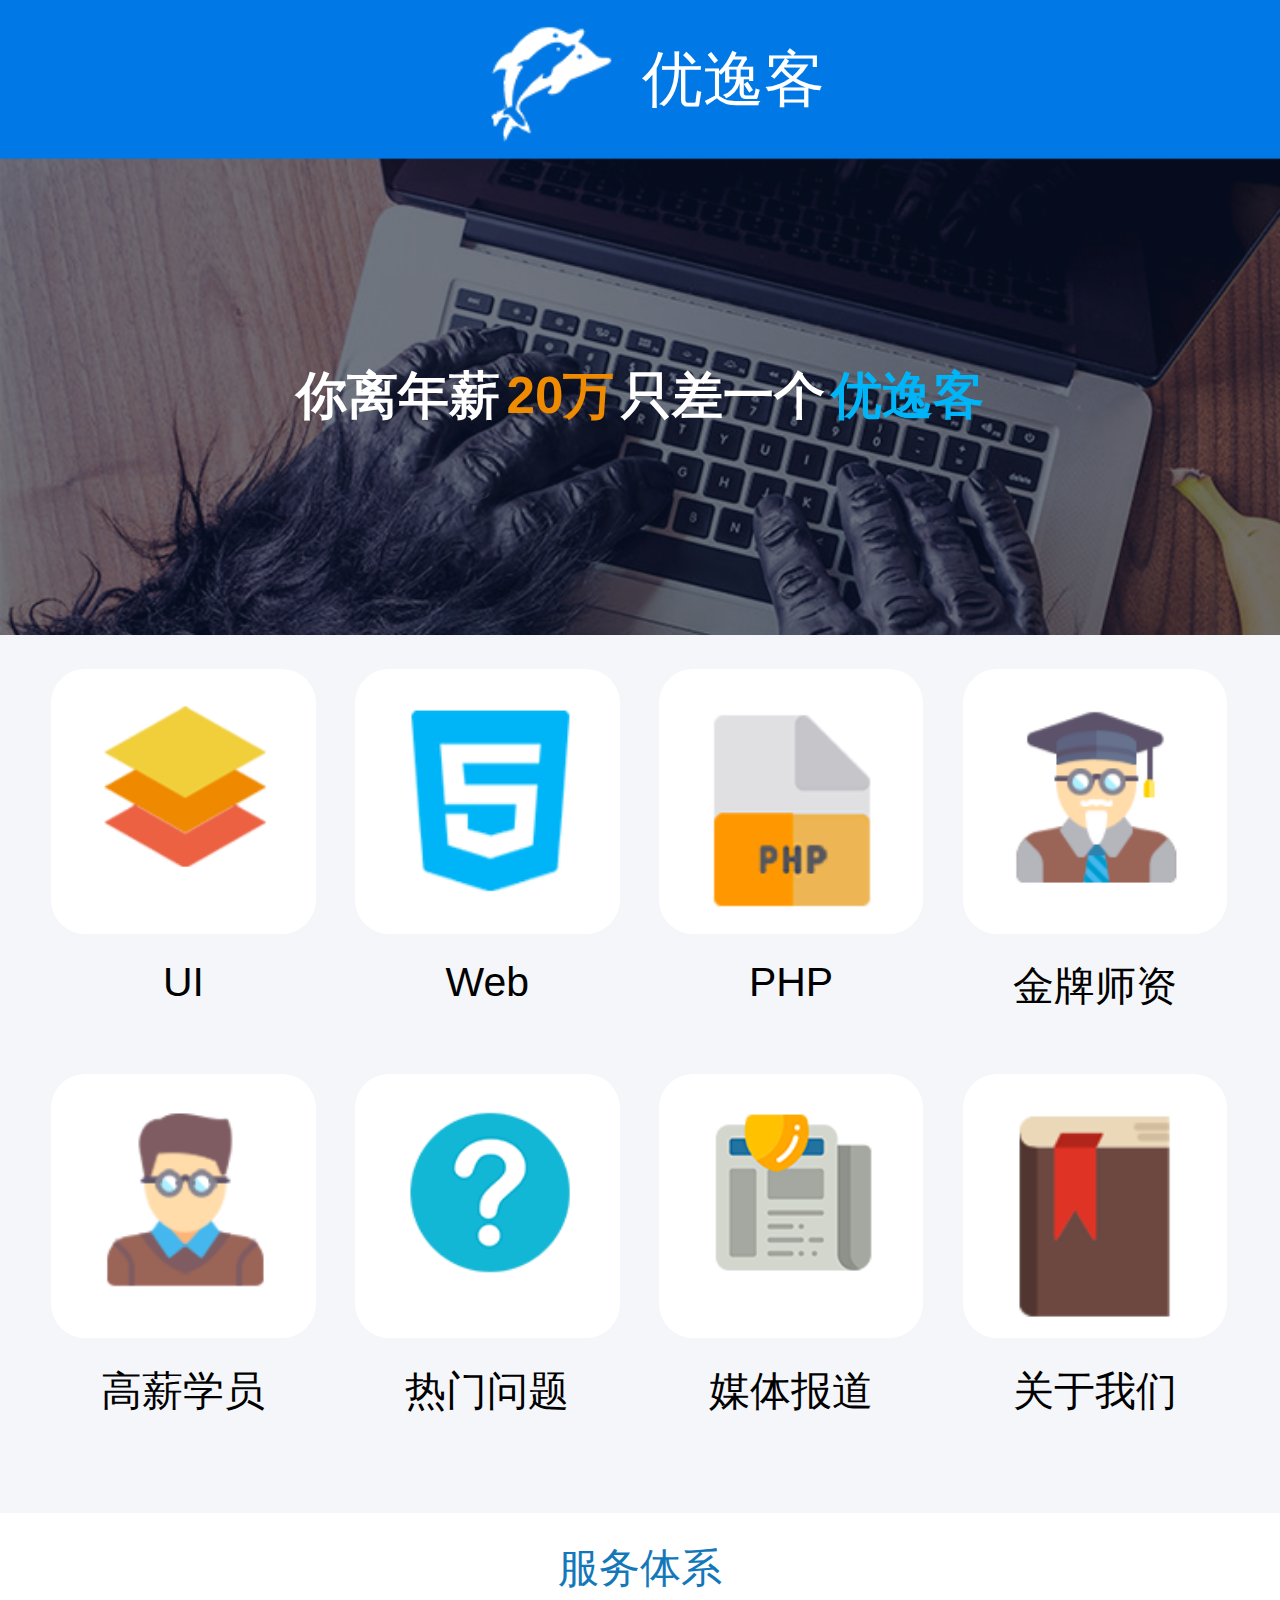
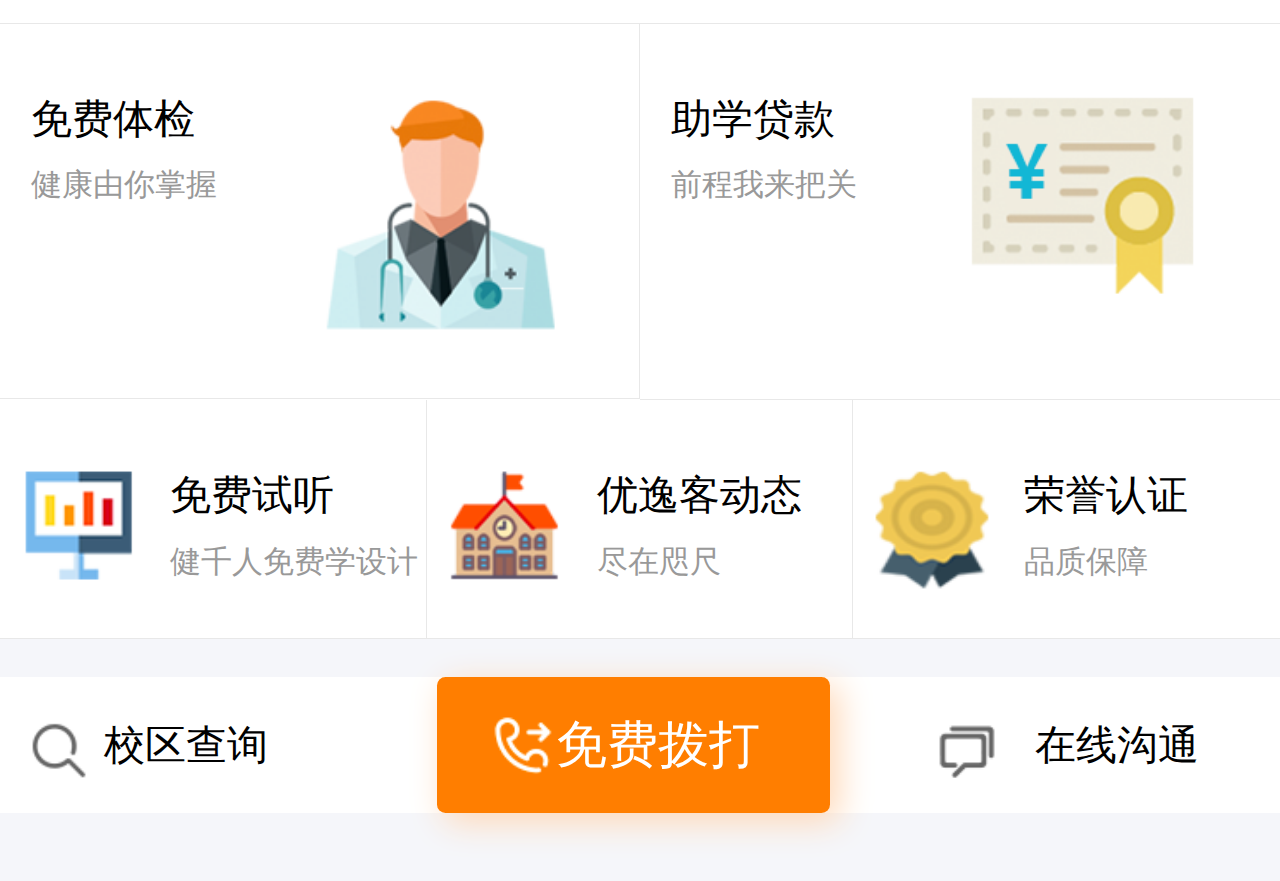
<file: index.html>
<!DOCTYPE html>
<html>
<head>
    <meta charset="utf-8">
    <meta name="viewport" content="initial-scale=1.0, maximum-scale=1.0, user-scalable=no" />
    <link rel="stylesheet" type="text/css" href="css/common.css"/>
    <link rel="stylesheet" type="text/css" href="css/jiemian.css"/>
  
     <!-- 横竖屏限制 -->
    <meta name="x5-orientation" content="portrait | landscape"/>
    <meta name="screen-orientation" content="portrait">
        <!-- 全屏限制 -->
    <meta name="x5-fullscreen" content="true"/>
    <meta name="full-screen" content="yes">
        <!-- 禁止识别电话号码和邮箱 -->
    <meta name="format-detection" content="telephone=no,email=no"/>
    <meta name="viewport" content="initial-scale=1.0, maximum-scale=1.0, user-scalable=no" />
    <title></title>
    <script type="text/javascript" src="js/rem.js">
    
   		document.addEventListener('plusready', function(){
   			//console.log("所有plus api都应该在此事件发生后调用，否则会出现plus is undefined。"
   			
   		});
   		
    </script>
</head>
<body>
	
	<!--优逸客-->
	<div class="you">
		<ul>
			<li>
				<img src="img/youyik.png" alt="" />
			</li>
			<li>
				<span>优逸客 </span>
			</li>
		</ul>	
	</div>
	
	<!--banner-->
	<div class="banner">
		<span>你离年薪</span>
		<em>20万</em>
		<span>只差一个</span>
		<i>优逸客</i>
	</div>
	
	<!--pic-->
	<div class="pic">
		<ul>
			<li>
				<div class="tops">
					<a href="qianduan.html"><img src="img/ui.png"/></a>
				</div>	
				<p>UI</p>
			</li>
			<li>
				<div class="tops">
					<img src="img/web.png"/>
				</div>	
				<p>Web</p>
			</li>
			<li>
				<div class="tops">
					<img src="img/php.png"/>
				</div>	
				<p>PHP</p>
			</li>
			<li>
				<div class="tops">
					<a href="shizi.html"><img src="img/jiangs.png"/></a>
				</div>	
				<p>金牌师资</p>
			</li>
			<li>
				<div class="tops">	
					<a href="gaoxin.html"><img src="img/gaox.png"/></a>
				</div>	
				<p>高薪学员</p>
			</li>
			<li>
				<div class="tops">	
					<a href="remen.html"><img src="img/ren1.png"/></a>
				</div>	
				<p>热门问题</p>
			</li>
			<li>
				<div class="tops">	
					<a href="meiti.html"><img src="img/meiti.png"/></a>
				</div>	
				<p>媒体报道</p>
			</li>
			<li>
				<div class="tops">
					<a href="about.html"><img src="img/guanyu.png"/></a>
				</div>	
				<p>关于我们</p>
			</li>
		</ul>
	</div>
	
	<!--服务体系-->
	<div class="server">
		<div class="top3">
			<span>服务体系</span>
		</div>
		<div class="center">
			<div class="ser-left">
				<div class="left">
					<p>免费体检</p>
					<em>健康由你掌握</em>
				</div>
				<div class="right">
					<img src="img/tijian.png"/>
				</div>
			</div>
			<div class="ser-right">
				<div class="left">
					<a href="daik.html">
						<p>助学贷款</p>
						<em>前程我来把关</em>
					</a>
				</div>
				<div class="right">
					<img src="img/daik.png"/>
				</div>
			</div>
		</div>
		<div class="bottom2">
			<ul>
				<li>
					<div class="left">
						<img src="img/shiting.png"/>
					</div>
					<div class="right">
						<p>免费试听</p>
						<em>健千人免费学设计</em>
					</div>
				</li>
				<li>
					<div class="left">
						<img src="img/dongt.png"/>
					</div>
					<div class="right">
						<p>优逸客动态</p>
						<em>尽在咫尺</em>
					</div>
				</li>
				<li>
					<div class="left">
						<img src="img/rongyu.png"/>
					</div>
					<div class="right">
						<p>荣誉认证</p>
						<em>品质保障</em>
					</div>
				</li>
			</ul>
		</div>
	</div>
	
	<div class="dibu">
		<ul>
			<li>
				<img src="img/sousuo.png"/>
				<span>校区查询</span>
			</li>
			<li>
				<img src="img/phone.png"/>
				<a href="#">免费拨打</a>
			</li>
			<li>
				<img src="img/goutong.png"/>
				<span>在线沟通</span>
			</li>
		</ul>
	</div>
	
	<div class="di"></div>
	
</body>
</html>
</file>
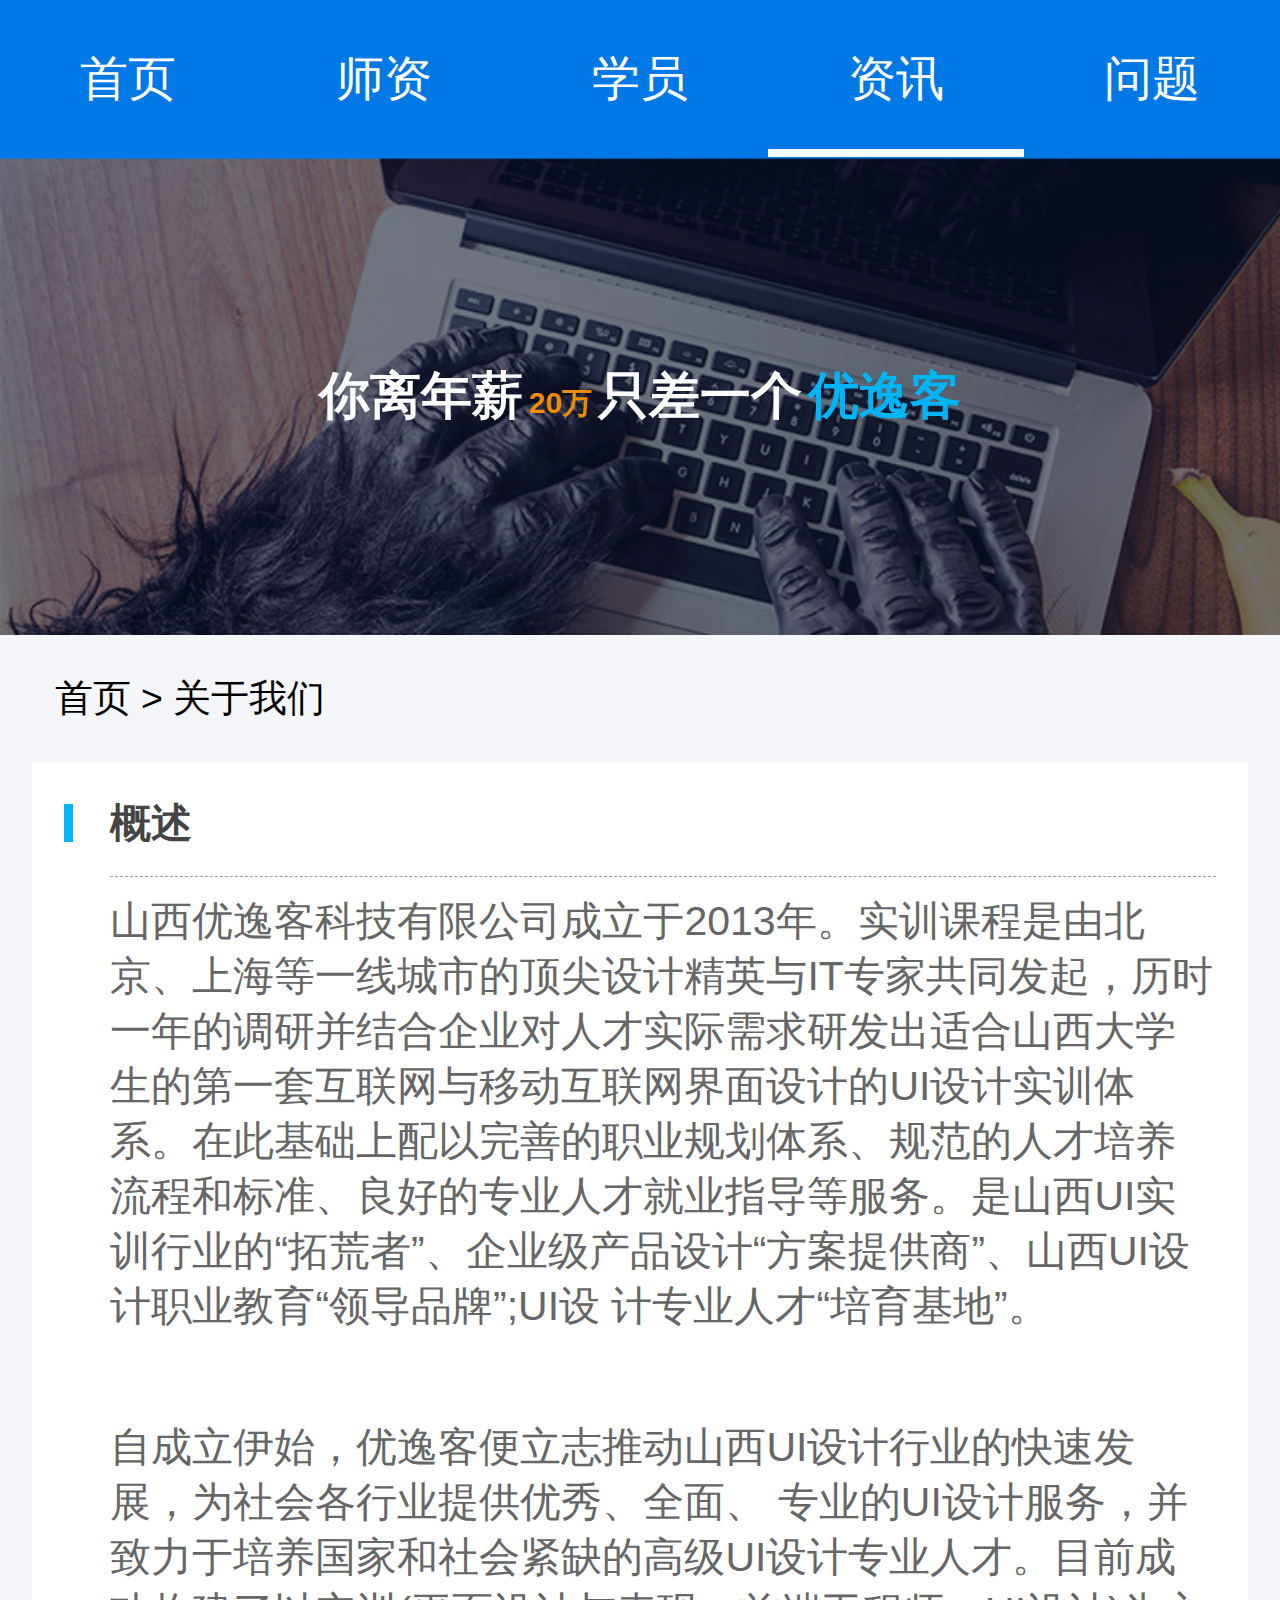
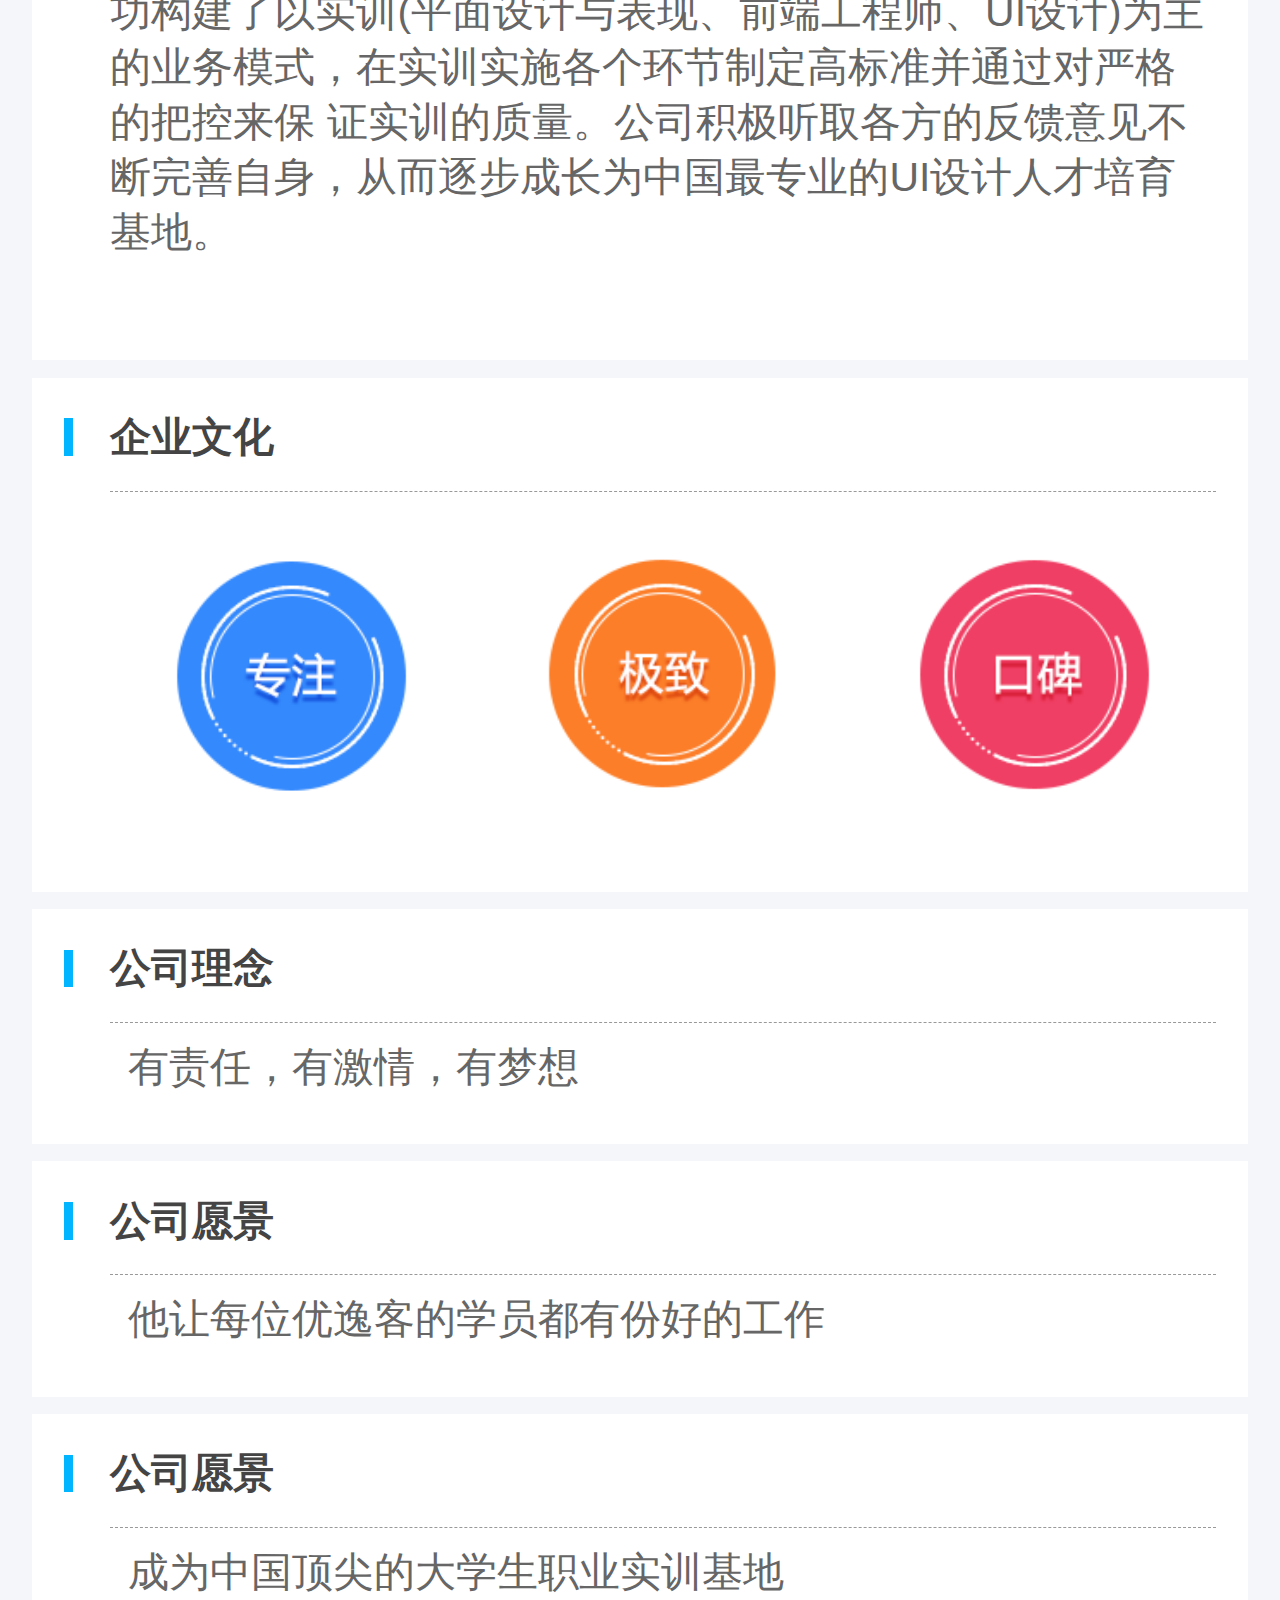
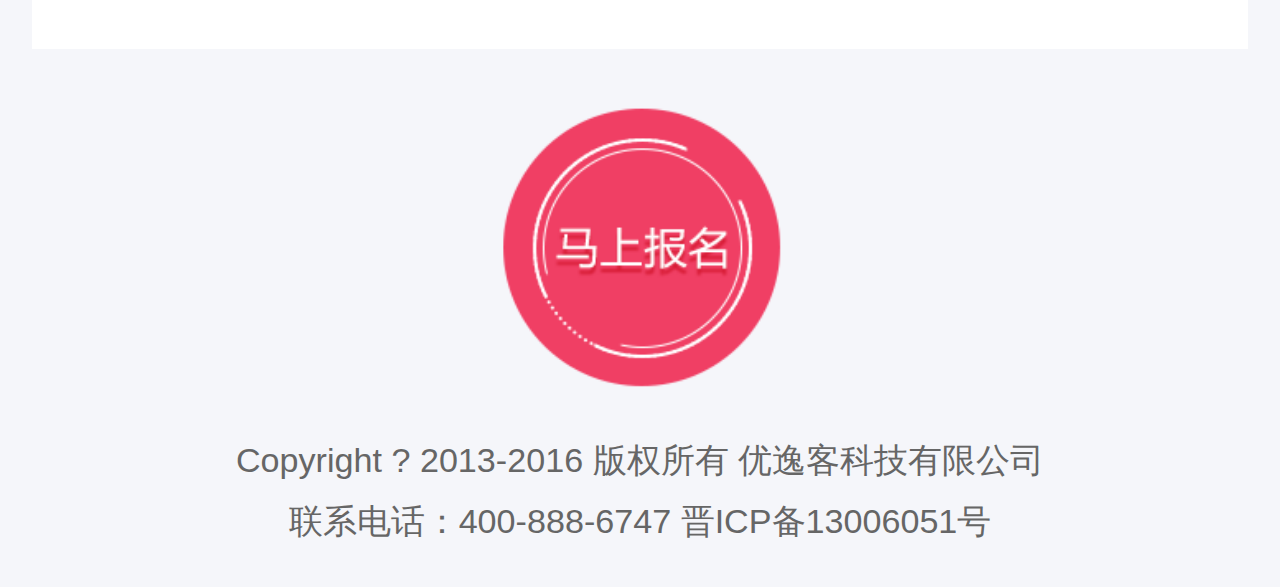
<file: about.html>
<!DOCTYPE html>
<html>
<head>
    <meta charset="utf-8">
    <meta name="viewport" content="initial-scale=1.0, maximum-scale=1.0, user-scalable=no" />
    <link rel="stylesheet" type="text/css" href="css/common.css"/>
    <link rel="stylesheet" type="text/css" href="css/about.css"/>
     <!-- 横竖屏限制 -->
    <meta name="x5-orientation" content="portrait | landscape"/>
    <meta name="screen-orientation" content="portrait">
        <!-- 全屏限制 -->
    <meta name="x5-fullscreen" content="true"/>
    <meta name="full-screen" content="yes">
        <!-- 禁止识别电话号码和邮箱 -->
    <meta name="format-detection" content="telephone=no,email=no"/>
    <meta name="viewport" content="initial-scale=1.0, maximum-scale=1.0, user-scalable=no" />
    <title></title>
    <script type="text/javascript" src="js/rem.js">
    
   		document.addEventListener('plusready', function(){
   			//console.log("所有plus api都应该在此事件发生后调用，否则会出现plus is undefined。"
   			
   		});
   		
    </script>
</head>
<body>
	
	<!--优逸客-->
	<div class="you">
		<ul>
			<li>
				<a href="index.html">
					<span>首页</span>
				</a>
			</li>
			<li>
				<a href="shizi.html">
					<span>师资</span>
				</a>
			</li>
			<li>
				<a href="gaoxin.html">
					<span>学员</span>
				</a>
			</li>
			<li>
				<a href="about.html">
					<span>资讯</span>
				</a>
			</li>
			<li>
				<a href="remen.html">
					<span>问题</span>
				</a>
			</li>
		</ul>	
	</div>
	
	<!--banner-->
	<div class="banner">
		<span>你离年薪</span>
		<em>20万</em>
		<span>只差一个</span>
		<i>优逸客</i>
	</div>
	
	<div class="peo">
		<div class="texts">
			<span>首页  > 关于我们</span>
		</div>
		<div class="jian">
			<div class="pic"></div>
			<div class="right">
				<div class="top2">
					<span>概述</span>
				</div>
				<div class="bottom">
					<p>山西优逸客科技有限公司成立于2013年。实训课程是由北京、上海等一线城市的顶尖设计精英与IT专家共同发起，历时一年的调研并结合企业对人才实际需求研发出适合山西大学生的第一套互联网与移动互联网界面设计的UI设计实训体系。在此基础上配以完善的职业规划体系、规范的人才培养流程和标准、良好的专业人才就业指导等服务。是山西UI实训行业的“拓荒者”、企业级产品设计“方案提供商”、山西UI设计职业教育“领导品牌”;UI设 计专业人才“培育基地”。</p>
				
					<p>自成立伊始，优逸客便立志推动山西UI设计行业的快速发展，为社会各行业提供优秀、全面、 专业的UI设计服务，并致力于培养国家和社会紧缺的高级UI设计专业人才。目前成功构建了以实训(平面设计与表现、前端工程师、UI设计)为主的业务模式，在实训实施各个环节制定高标准并通过对严格的把控来保 证实训的质量。公司积极听取各方的反馈意见不断完善自身，从而逐步成长为中国最专业的UI设计人才培育基地。</p>
				</div>
			</div>
		</div>
		
		<div class="qiye">
			<div class="pic"></div>
			<div class="right">
				<div class="top2">
					<span>企业文化</span>
				</div>
				<div class="bottom">
					<ul>
						<li><img src="img/zhuanzhu.png"/></li>
						<li><img src="img/jizhi.png"/></li>
						<li><img src="img/koubei.png"/></li>
					</ul>
				</div>
			</div>
		</div>
		
		<div class="linian">
			<div class="pic"></div>
			<div class="right">
				<div class="top2">
					<span>公司理念</span>
				</div>
				<div class="bottom">
					<p>有责任，有激情，有梦想</p>
				</div>
			</div>
		</div>
		
		<div class="linian">
			<div class="pic"></div>
			<div class="right">
				<div class="top2">
					<span>公司愿景</span>
				</div>
				<div class="bottom">
					<p>他让每位优逸客的学员都有份好的工作</p>
				</div>
			</div>
		</div>
		
		<div class="linian">
			<div class="pic"></div>
			<div class="right">
				<div class="top2">
					<span>公司愿景</span>
				</div>
				<div class="bottom">
					<p>成为中国顶尖的大学生职业实训基地</p>
				</div>
			</div>
		</div>
		
	</div>
	
	
	<div class="nav">
		<img src="img/baoming.png"/>
		<p>Copyright ? 2013-2016 版权所有 优逸客科技有限公司</p>
		<p>联系电话：400-888-6747 晋ICP备13006051号</p>
	</div>
</body>
</html>
</file>
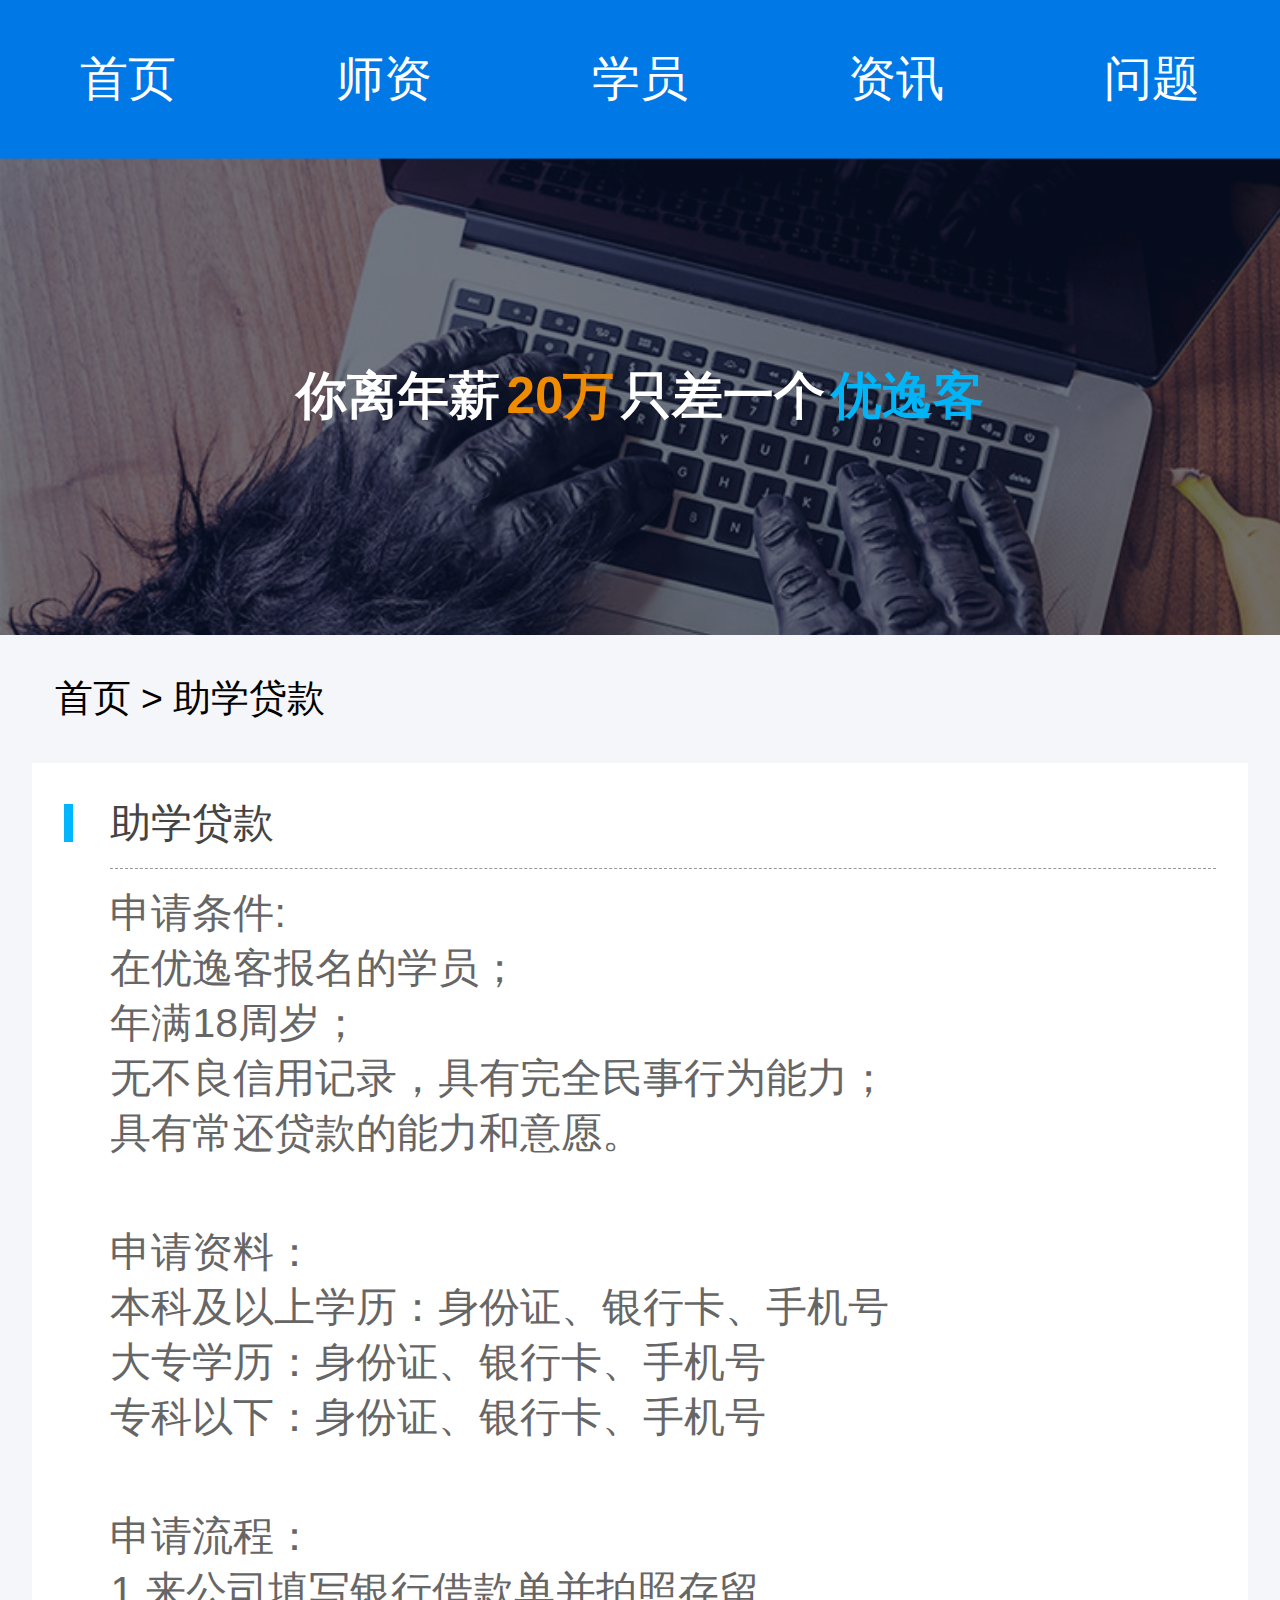
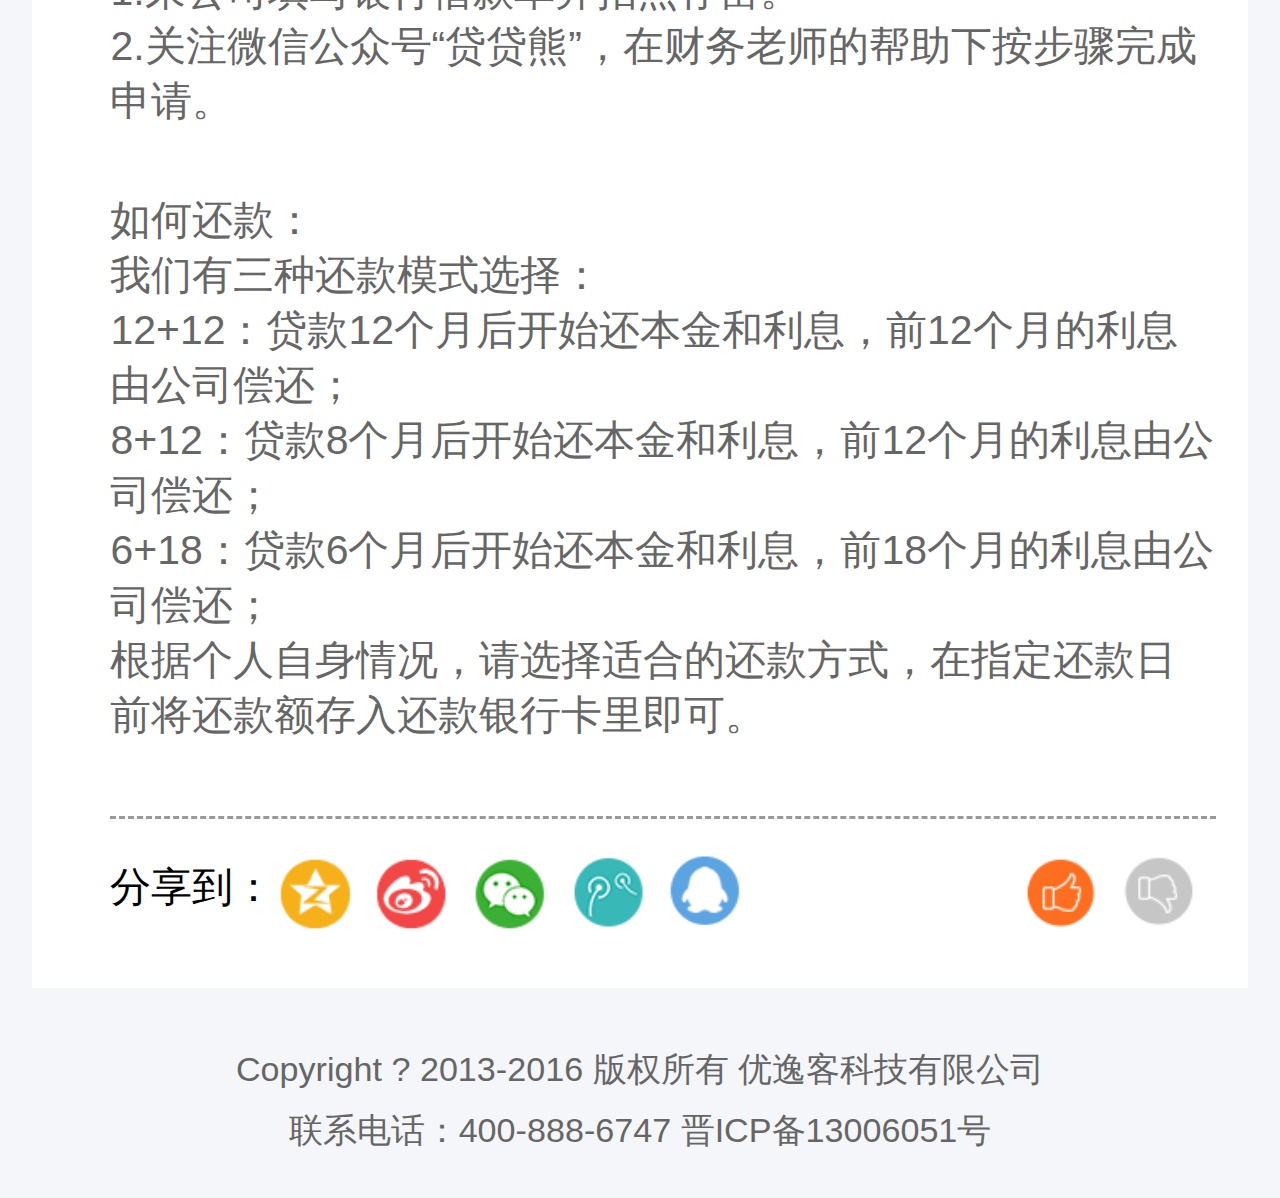
<file: daik.html>
<!DOCTYPE html>
<html>
	<head>
		<meta charset="UTF-8">
		<title></title>
		<link rel="stylesheet" type="text/css" href="css/common.css"/>
		<link rel="stylesheet" type="text/css" href="css/daik.css"/>
		<meta name="x5-orientation" content="portrait | landscape"/>
    <meta name="screen-orientation" content="portrait">
        <!-- 全屏限制 -->
    <meta name="x5-fullscreen" content="true"/>
    <meta name="full-screen" content="yes">
        <!-- 禁止识别电话号码和邮箱 -->
    <meta name="format-detection" content="telephone=no,email=no"/>
    <meta name="viewport" content="initial-scale=1.0, maximum-scale=1.0, user-scalable=no" />
    <title></title>
    <script type="text/javascript" src="js/rem.js">
    
   		document.addEventListener('plusready', function(){
   			//console.log("所有plus api都应该在此事件发生后调用，否则会出现plus is undefined。"
   			
   		});
   		
    </script>
	</head>
	<body>
	
	<!--优逸客-->
	<div class="you">
		<ul>
			<li>
				<a href="index.html">
					<span>首页</span>
				</a>
			</li>
			<li>
				<a href="shizi.html">
					<span>师资</span>
				</a>
			</li>
			<li>
				<a href="gaoxin.html">
					<span>学员</span>
				</a>
			</li>
			<li>
				<a href="about.html">
					<span>资讯</span>
				</a>
			</li>
			<li>
				<a href="remen.html">
					<span>问题</span>
				</a>
			</li>	
		</ul>	
	</div>
	
	<!--banner-->
	<div class="banner">
		<span>你离年薪</span>
		<em>20万</em>
		<span>只差一个</span>
		<i>优逸客</i>
	</div>
	
	<div class="peo">
		<div class="texts">
			<span>首页  > 助学贷款</span>
		</div>
		<div class="jian">

			<div class="pic"></div>
				<div class="right">
					<div class="top2">
						<span>助学贷款</span>
						<p>申请条件:<br/>在优逸客报名的学员；<br/>年满18周岁；<br/>无不良信用记录，具有完全民事行为能力； <br/>具有常还贷款的能力和意愿。</p><br />		
						<p>申请资料：<br/>本科及以上学历：身份证、银行卡、手机号<br/>大专学历：身份证、银行卡、手机号<br/>专科以下：身份证、银行卡、手机号</p><br />	
						<p>申请流程：<br/>1.来公司填写银行借款单并拍照存留。<br/>2.关注微信公众号“贷贷熊”，在财务老师的帮助下按步骤完成申请。</p><br />	
						<p>如何还款：<br/>我们有三种还款模式选择：<br/>12+12：贷款12个月后开始还本金和利息，前12个月的利息由公司偿还；<br/>8+12：贷款8个月后开始还本金和利息，前12个月的利息由公司偿还；<br/>6+18：贷款6个月后开始还本金和利息，前18个月的利息由公司偿还；<br/>根据个人自身情况，请选择适合的还款方式，在指定还款日前将还款额存入还款银行卡里即可。</p>	<br />	
<!--						<div class="box"></div>-->
					</div>	
					
					<div class="fenx">
						<div class="left">
							<em>分享到：</em>
							<img src="img/icon_03.png" alt="" />
							<img src="img/icon_05.png" alt="" />
							<img src="img/icon_07.png" alt="" />
							<img src="img/icon_10.png" alt="" />
							<img src="img/icon_13.png" alt="" />
						</div>
						<div class="right">
							<img src="img/ico_06.png"/>
							<img src="img/ico_03.png"/>
						</div>
					</div>			
			</div>	
		</div>
	
	<div class="nav">
		<p>Copyright ? 2013-2016 版权所有 优逸客科技有限公司</p>
		<p>联系电话：400-888-6747 晋ICP备13006051号</p>
	</div>
	</body>
</html>
</file>
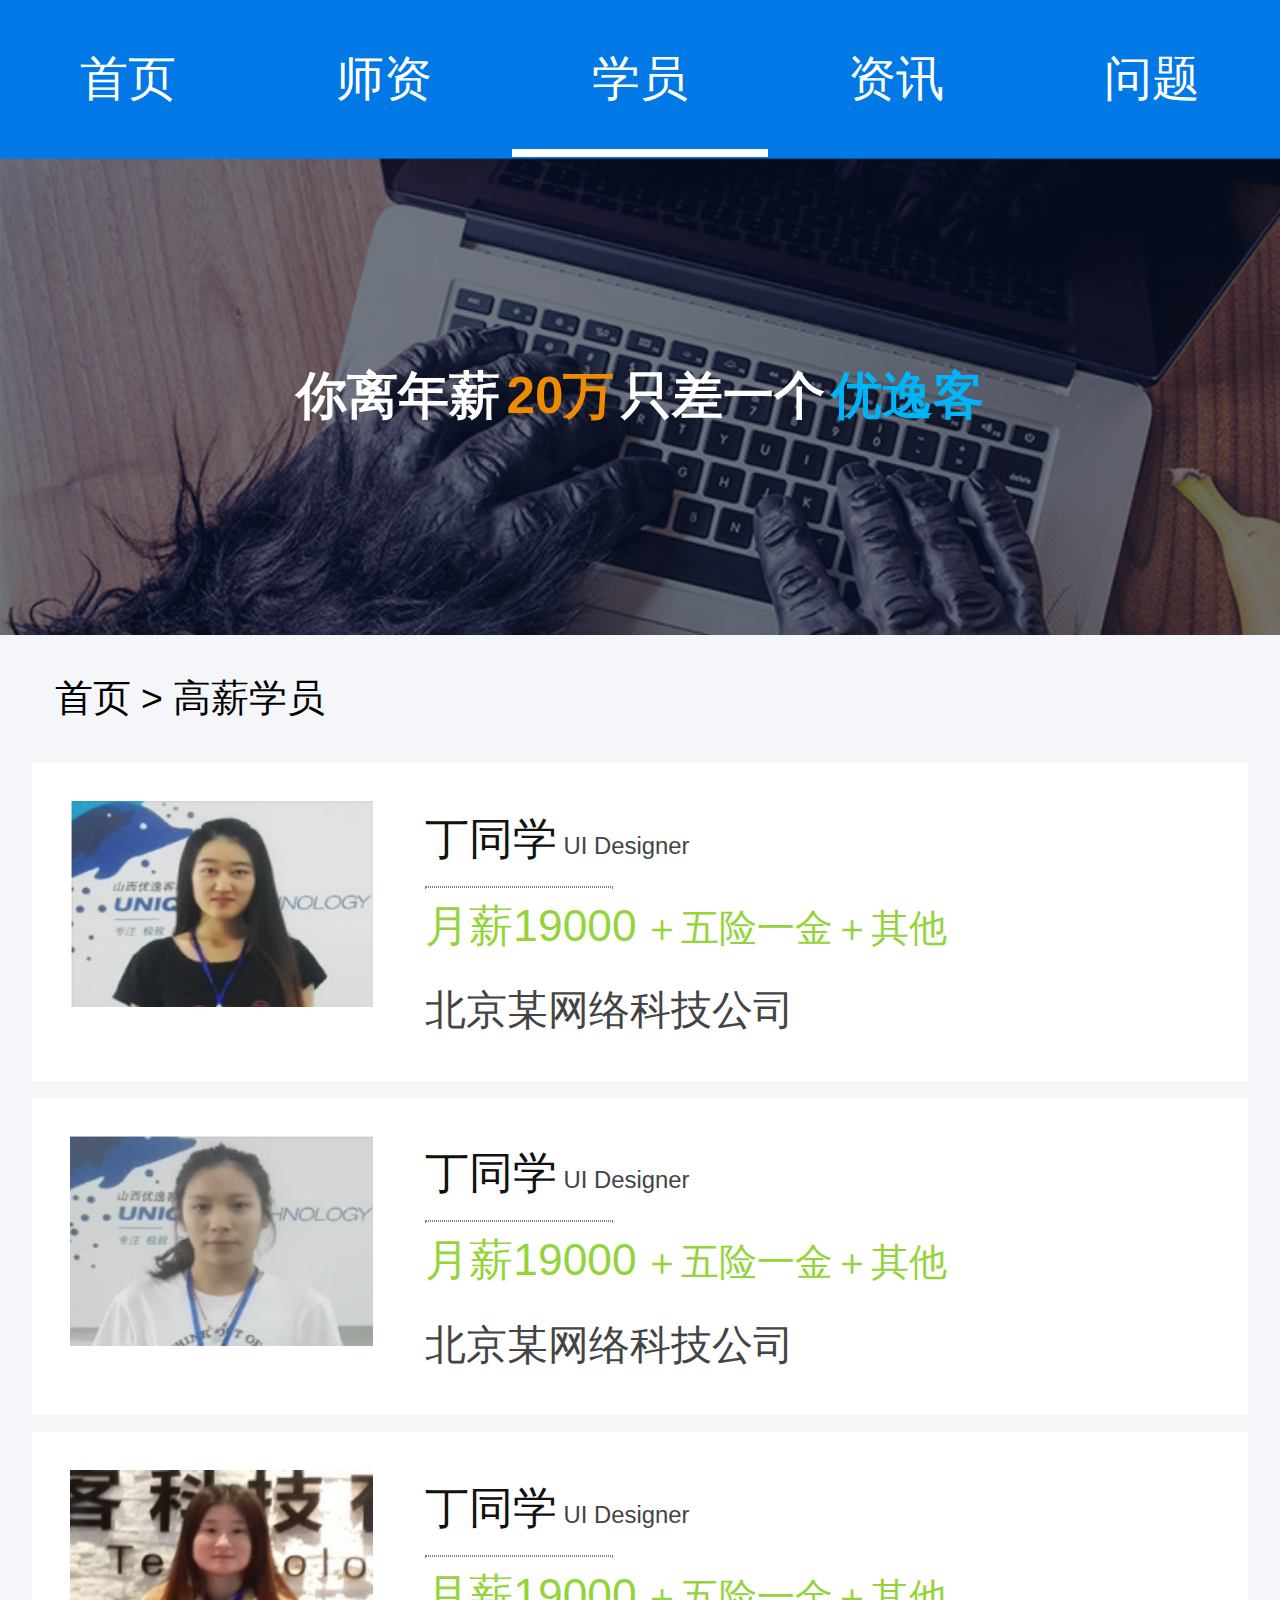
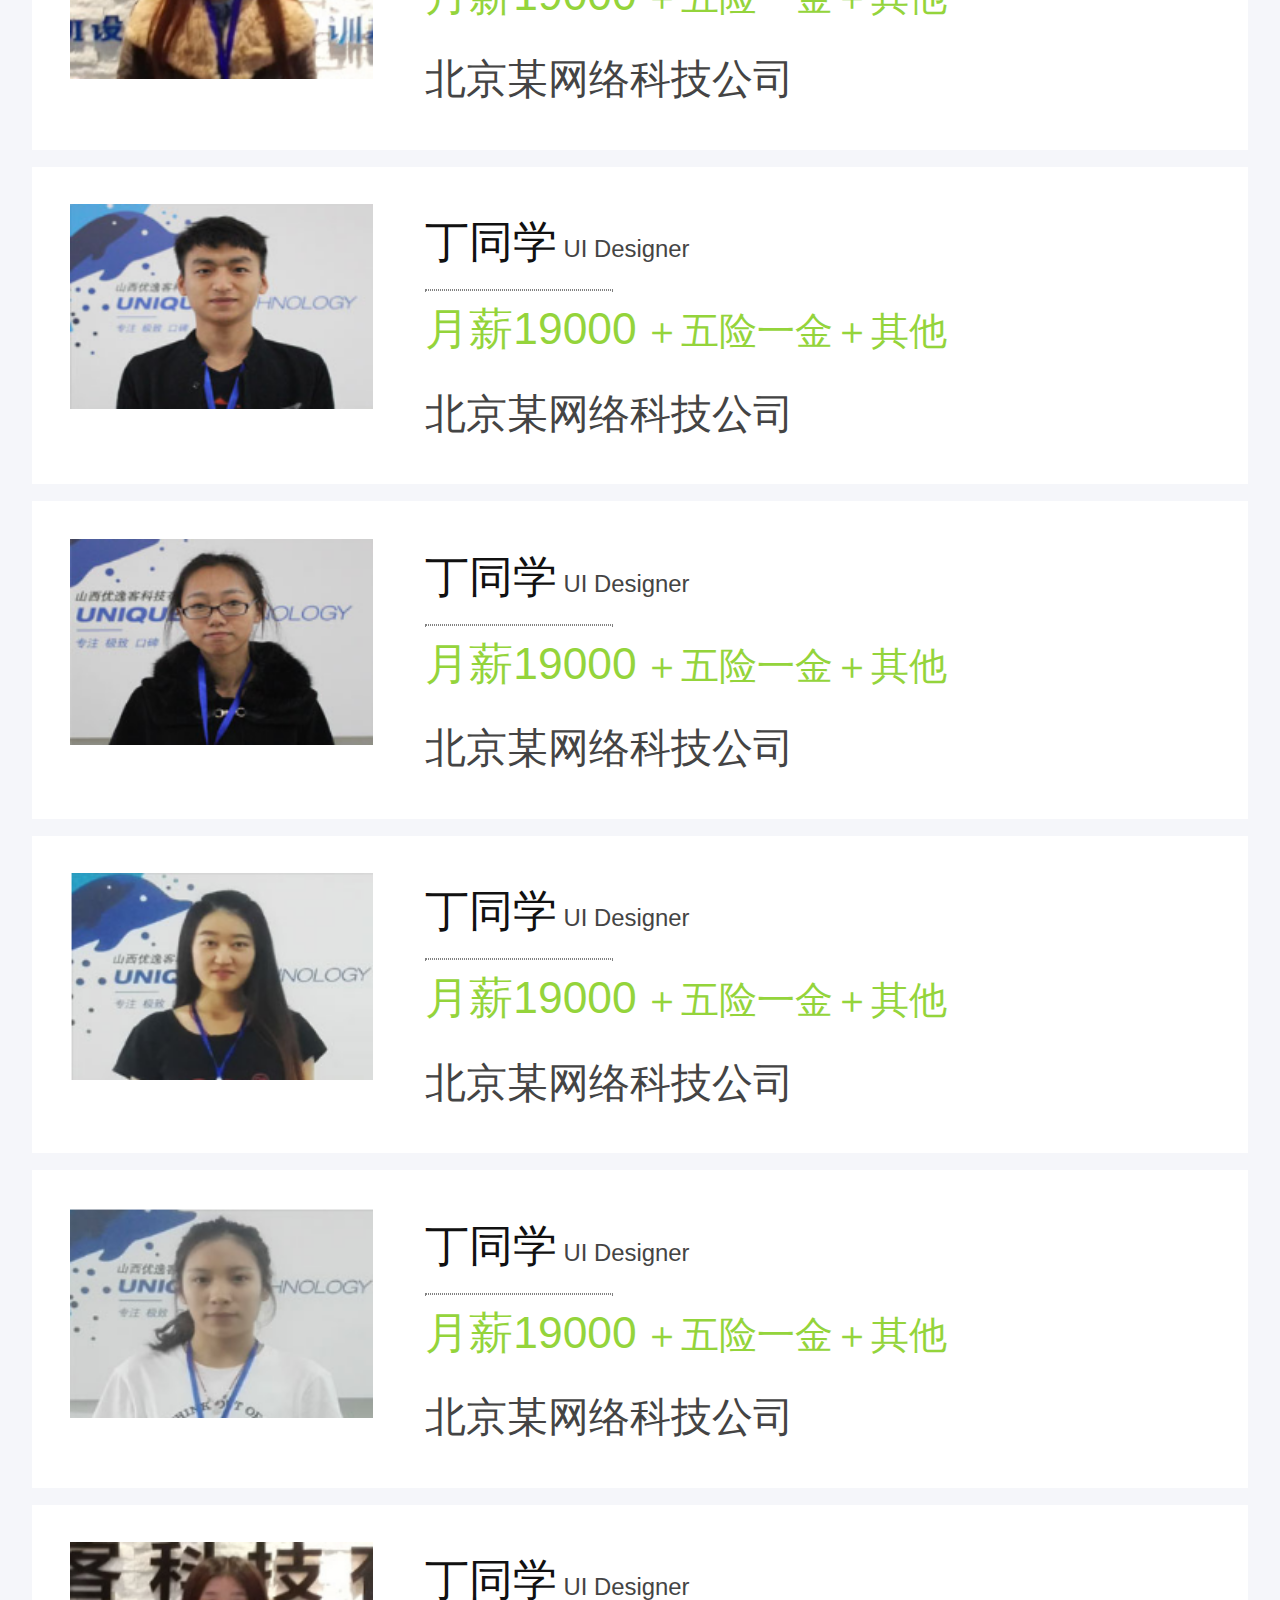
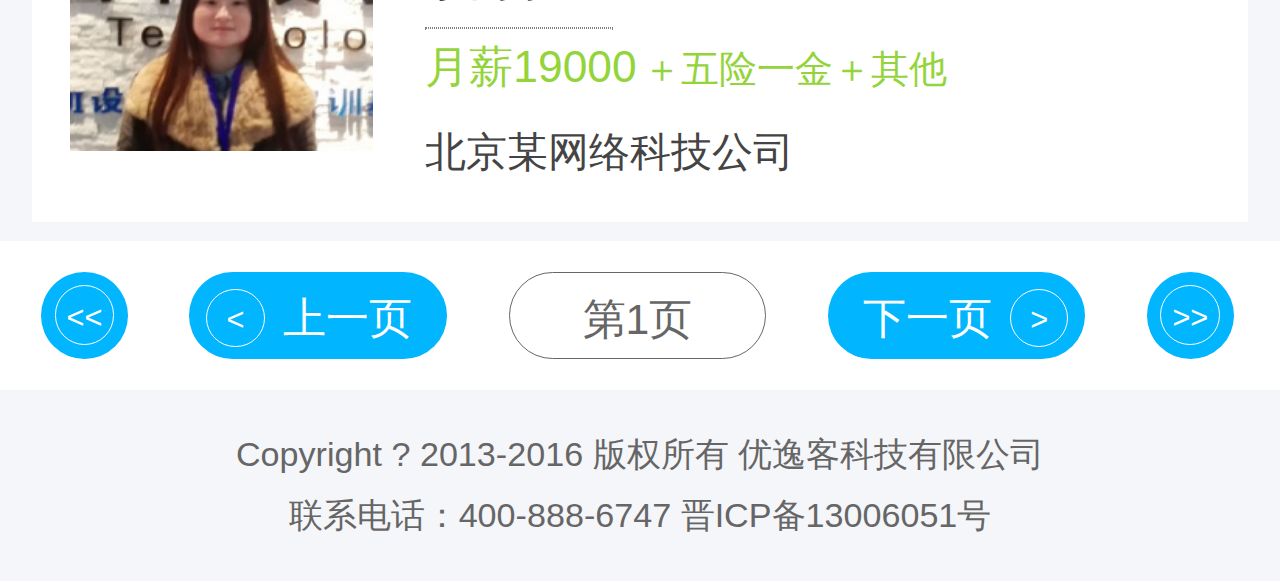
<file: gaoxin.html>
<!DOCTYPE html>
<html>
<head>
    <meta charset="utf-8">
    <link rel="stylesheet" type="text/css" href="css/common.css"/>
    <link rel="stylesheet" type="text/css" href="css/gaoxin.css"/>
     <!-- 横竖屏限制 -->
    <meta name="x5-orientation" content="portrait | landscape"/>
    <meta name="screen-orientation" content="portrait">
        <!-- 全屏限制 -->
    <meta name="x5-fullscreen" content="true"/>
    <meta name="full-screen" content="yes">
        <!-- 禁止识别电话号码和邮箱 -->
    <meta name="format-detection" content="telephone=no,email=no"/>
    <meta name="viewport" content="initial-scale=1.0, maximum-scale=1.0, user-scalable=no" />
    <title></title>
    <script type="text/javascript" src="js/rem.js">
		
   		document.addEventListener('plusready', function(){
   			//console.log("所有plus api都应该在此事件发生后调用，否则会出现plus is undefined。"
   			
   		});
   		
    </script>
</head>
<body>
	
	<!--优逸客-->
	<div class="you">
		<ul>
			<ul>
			<li>
				<a href="index.html">
					<span>首页</span>
				</a>
			</li>
			<li>
				<a href="shizi.html">
					<span>师资</span>
				</a>
			</li>
			<li>
				<a href="gaoxin.html">
					<span>学员</span>
				</a>
			</li>
			<li>
				<a href="about.html">
					<span>资讯</span>
				</a>
			</li>
			<li>
				<a href="remen.html">
					<span>问题</span>
				</a>
			</li>
		</ul>	
		</ul>	
	</div>
	
	<!--banner-->
	<div class="banner">
		<span>你离年薪</span>
		<em>20万</em>
		<span>只差一个</span>
		<i>优逸客</i>
	</div>
	
	<div class="peo">
		<div class="texts">
			<span>首页  > 高薪学员</span>
		</div>
		<div class="jian">
			<div class="pic">
				<img src="img/tx5.png" alt="" />
			</div>
			<div class="right">
				<ul>
					<li>
						<i>丁同学</i>	
						<em>UI Designer</em>
						<span></span>
					</li>
					<li>
						<i>月薪19000</i>
						<span>＋五险一金＋其他</span>
					</li>
					<li>
						<span>北京某网络科技公司</span>
					</li>
				</ul>
			</div>
		</div>
		
		<div class="jian">
			<div class="pic">
				<img src="img/tx4.png" alt="" />
			</div>
			<div class="right">
				<ul>
					<li>
						<i>丁同学</i>	
						<em>UI Designer</em>
						<span></span>
					</li>
					<li>
						<i>月薪19000</i>
						<span>＋五险一金＋其他</span>
					</li>
					<li>
						<span>北京某网络科技公司</span>
					</li>
				</ul>
			</div>
		</div>
		
		<div class="jian">
			<div class="pic">
				<img src="img/tx3.png" alt="" />
			</div>
			<div class="right">
				<ul>
					<li>
						<i>丁同学</i>	
						<em>UI Designer</em>
						<span></span>
					</li>
					<li>
						<i>月薪19000</i>
						<span>＋五险一金＋其他</span>
					</li>
					<li>
						<span>北京某网络科技公司</span>
					</li>
				</ul>
			</div>
		</div>
		
		<div class="jian">
			<div class="pic">
				<img src="img/tx2.png" alt="" />
			</div>
			<div class="right">
				<ul>
					<li>
						<i>丁同学</i>	
						<em>UI Designer</em>
						<span></span>
					</li>
					<li>
						<i>月薪19000</i>
						<span>＋五险一金＋其他</span>
					</li>
					<li>
						<span>北京某网络科技公司</span>
					</li>
				</ul>
			</div>
		</div>
		
		<div class="jian">
			<div class="pic">
				<img src="img/tx1.png" alt="" />
			</div>
			<div class="right">
				<ul>
					<li>
						<i>丁同学</i>	
						<em>UI Designer</em>
						<span></span>
					</li>
					<li>
						<i>月薪19000</i>
						<span>＋五险一金＋其他</span>
					</li>
					<li>
						<span>北京某网络科技公司</span>
					</li>
				</ul>
			</div>
		</div>
		
		
		<div class="jian">
			<div class="pic">
				<img src="img/tx5.png" alt="" />
			</div>
			<div class="right">
				<ul>
					<li>
						<i>丁同学</i>	
						<em>UI Designer</em>
						<span></span>
					</li>
					<li>
						<i>月薪19000</i>
						<span>＋五险一金＋其他</span>
					</li>
					<li>
						<span>北京某网络科技公司</span>
					</li>
				</ul>
			</div>
		</div>
		
		<div class="jian">
			<div class="pic">
				<img src="img/tx4.png" alt="" />
			</div>
			<div class="right">
				<ul>
					<li>
						<i>丁同学</i>	
						<em>UI Designer</em>
						<span></span>
					</li>
					<li>
						<i>月薪19000</i>
						<span>＋五险一金＋其他</span>
					</li>
					<li>
						<span>北京某网络科技公司</span>
					</li>
				</ul>
			</div>
		</div>
		
		<div class="jian">
			<div class="pic">
				<img src="img/tx3.png"/>
			</div>
			<div class="right">
				<ul>
					<li>
						<i>丁同学</i>	
						<em>UI Designer</em>
						<span></span>
					</li>
					<li>
						<i>月薪19000</i>
						<span>＋五险一金＋其他</span>
					</li>
					<li>
						<span>北京某网络科技公司</span>
					</li>
				</ul>
			</div>
		</div>
	</div>
	
	<div class="bot">
		<ul>
			<li>
				<div class="box">
					<a href="#">&lt;&lt;</a>
				</div>
			</li>
			<li>
				<div class="box">
					<a href="#">&lt;</a>	
				</div>
				<div class="right">上一页</div>
			</li>
			<li>
				<a href="#">第1页</a>
			</li>
			<li>
				<div class="box boxs">
					<a href="#">&gt;</a>	
				</div>
				<div class="right">下一页</div>
			</li>
			<li>
				<div class="box">
					<a href="#">&gt;&gt;</a>
				</div>
			</li>
		</ul>
	</div>
	
	<div class="nav">
		<p>Copyright ? 2013-2016 版权所有 优逸客科技有限公司</p>
		<p>联系电话：400-888-6747 晋ICP备13006051号</p>
	</div>
</body>
</html>
</file>
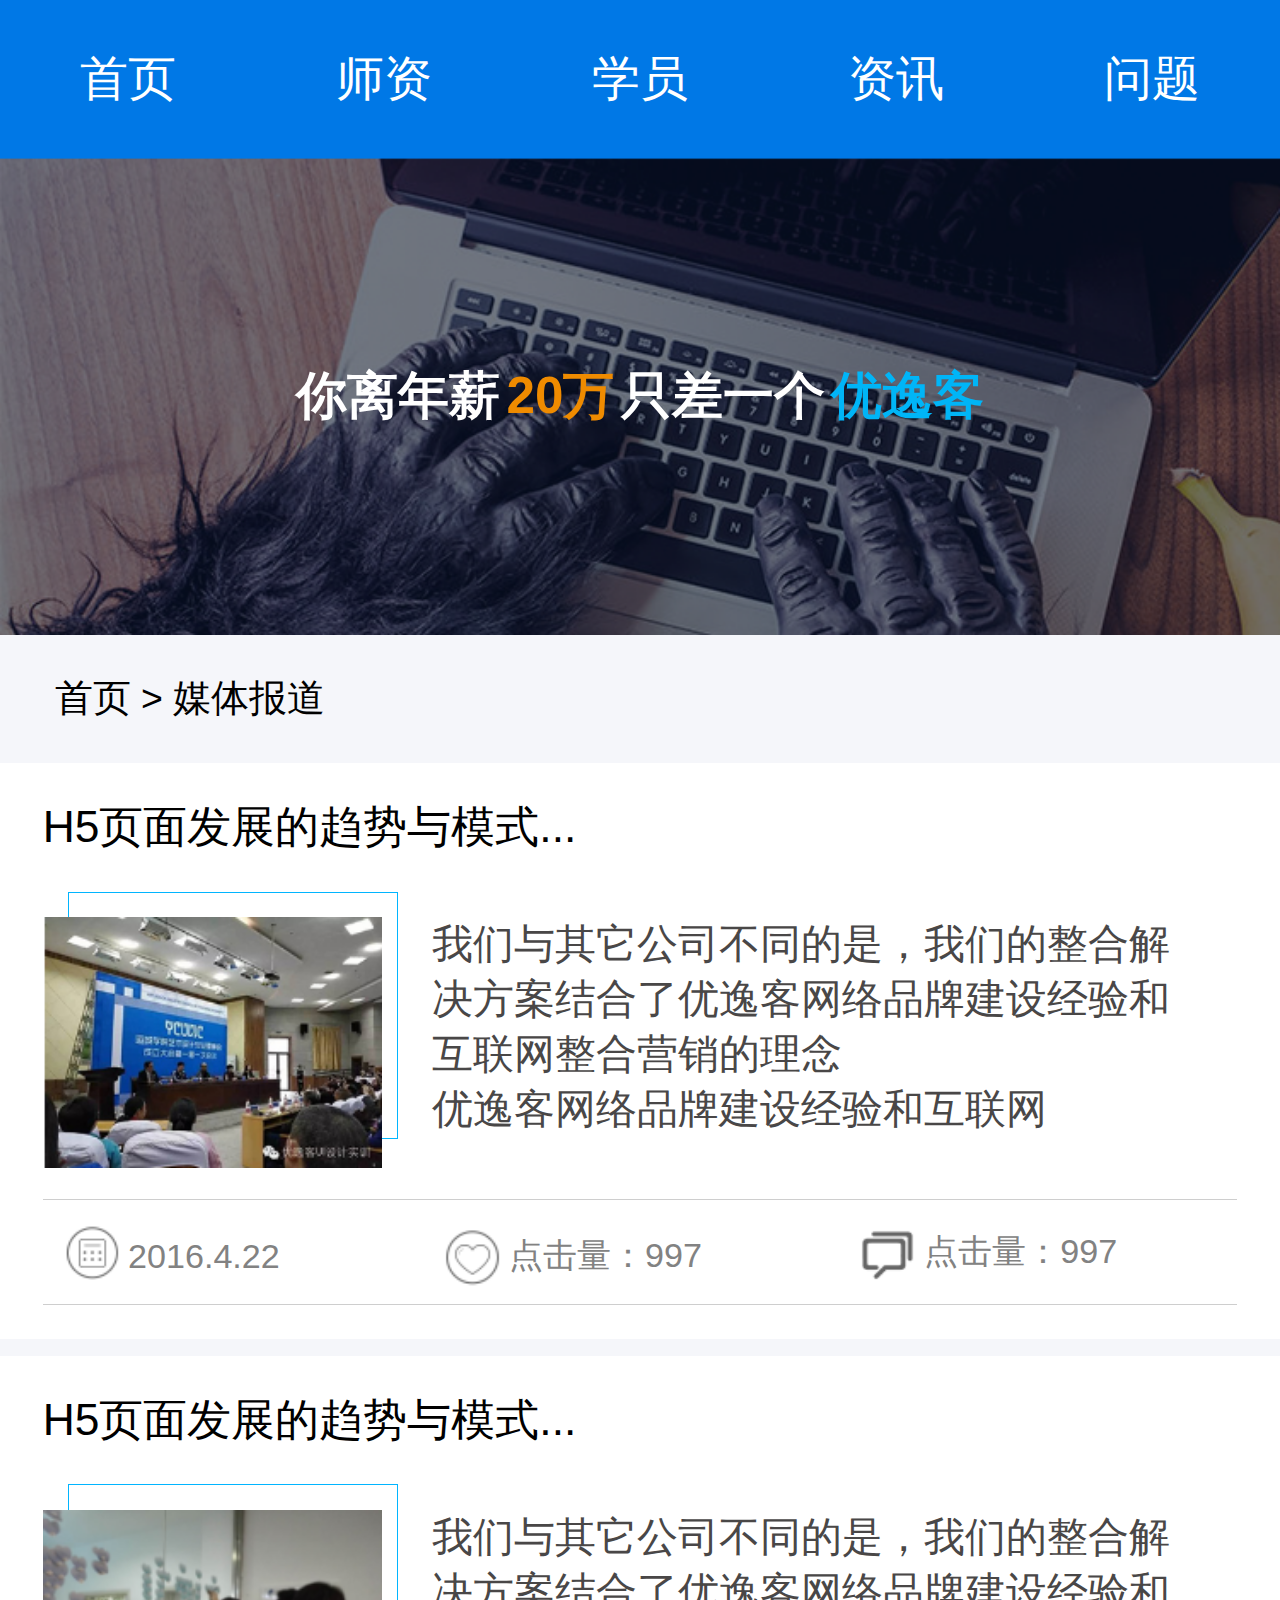
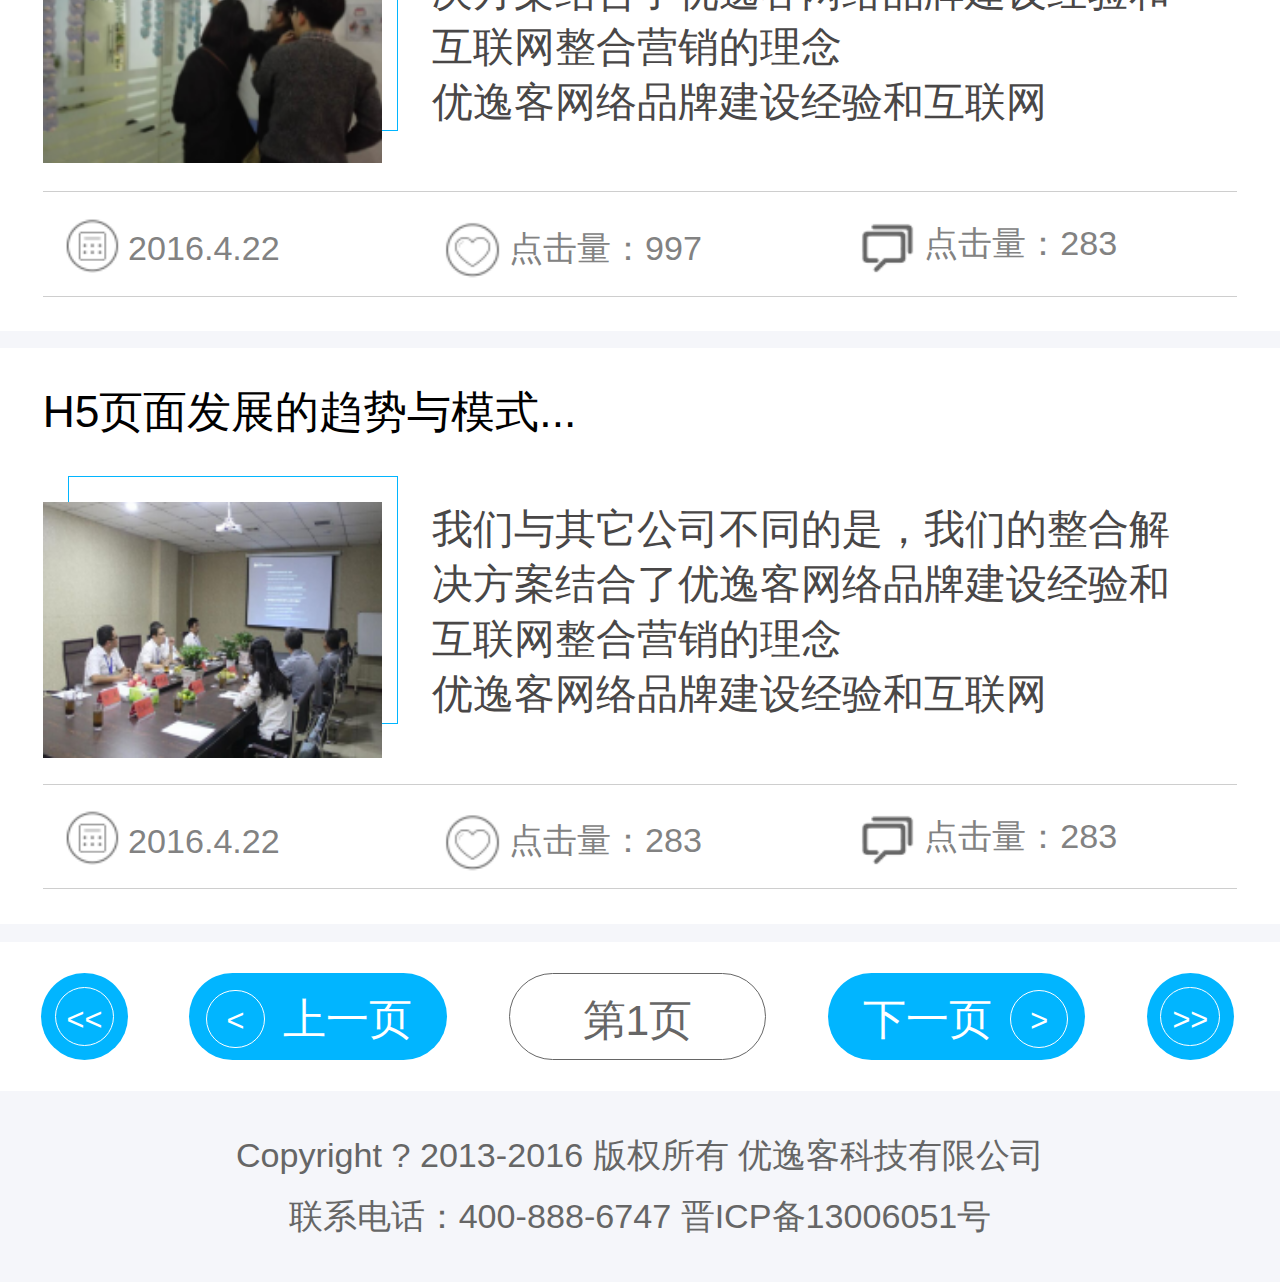
<file: meiti.html>
<!DOCTYPE html>
<html>
	<head>
		<meta charset="UTF-8">
		<title></title>
		<link rel="stylesheet" type="text/css" href="css/common.css"/>
		<link rel="stylesheet" type="text/css" href="css/meiti.css"/>
		<meta name="x5-orientation" content="portrait | landscape"/>
    	<meta name="screen-orientation" content="portrait">
        <!-- 全屏限制 -->
   		 <meta name="x5-fullscreen" content="true"/>
    	<meta name="full-screen" content="yes">
        <!-- 禁止识别电话号码和邮箱 -->
    	<meta name="format-detection" content="telephone=no,email=no"/>
    	<meta name="viewport" content="initial-scale=1.0, maximum-scale=1.0, user-scalable=no" />
    	<script type="text/javascript" src="js/rem.js">
	    	document.addEventListener('plusready', function(){
	   			//console.log("所有plus api都应该在此事件发生后调用，否则会出现plus is undefined。"
	   			
	   		});
   		
    </script>
	</head>
	<body>
	
	<!--优逸客-->
	<div class="you">
		<ul>
			<li>
				<a href="index.html">
					<span>首页</span>
				</a>
			</li>
			<li>
				<a href="shizi.html">
					<span>师资</span>
				</a>
			</li>
			<li>
				<a href="gaoxin.html">
					<span>学员</span>
				</a>
			</li>
			<li>
				<a href="about.html">
					<span>资讯</span>
				</a>
			</li>
			<li>
				<a href="remen.html">
					<span>问题</span>
				</a>
			</li>	
		</ul>	
	</div>
	
	<!--banner-->
	<div class="banner">
		<span>你离年薪</span>
		<em>20万</em>
		<span>只差一个</span>
		<i>优逸客</i>
	</div>
	
	<div class="peo">
		<div class="texts">
			<span>首页  > 媒体报道</span>
		</div>
		<div class="jian">
			<div class="tops">
				<span>H5页面发展的趋势与模式...</span>
			</div>
			<div class="bottom">
				<div class="left">
					<div class="wai"></div>
					<div class="nei">
						<img src="img/zixun1.png"/>
					</div>
				</div>
				<div class="right">
					<p>我们与其它公司不同的是，我们的整合解决方案结合了优逸客网络品牌建设经验和互联网整合营销的理念<br />优逸客网络品牌建设经验和互联网</p>
				</div>
			</div>
			<div class="talk">
				<ul>
					<li>
						<img src="img/data.png"/>
						<span>2016.4.22</span>
					</li>
					<li>
						<img src="img/dianji.png"/>
						<span>点击量：997</span>
					</li>
					<li>
						<img src="img/goutong.png"/>
						<span>点击量：997</span>
					</li>
				</ul>
			</div>
				
				
		</div>
		
		<div class="jian">
			<div class="tops">
				<span>H5页面发展的趋势与模式...</span>
			</div>
			<div class="bottom">
				<div class="left">
					<div class="wai"></div>
					<div class="nei">
						<img src="img/zixun2.png" alt="" />
					</div>
				</div>
				<div class="right">
					<p>我们与其它公司不同的是，我们的整合解决方案结合了优逸客网络品牌建设经验和互联网整合营销的理念<br />优逸客网络品牌建设经验和互联网</p>
				</div>
			</div>
			<div class="talk">
				<ul>
					<li>
						<img src="img/data.png"/>
						<span>2016.4.22</span>
					</li>
					<li>
						<img src="img/dianji.png"/>
						<span>点击量：997</span>
					</li>
					<li>
						<img src="img/goutong.png"/>
						<span>点击量：283</span>
					</li>
				</ul>
			</div>
				
				
		</div>
		
		<div class="jian">
			<div class="tops">
				<span>H5页面发展的趋势与模式...</span>
			</div>
			<div class="bottom">
				<div class="left">
					<div class="wai"></div>
					<div class="nei">
						<img src="img/zixun3.png" alt="" />
					</div>
				</div>
				<div class="right">
					<p>我们与其它公司不同的是，我们的整合解决方案结合了优逸客网络品牌建设经验和互联网整合营销的理念<br />优逸客网络品牌建设经验和互联网</p>
				</div>
			</div>
			<div class="talk">
				<ul>
					<li>
						<img src="img/data.png"/>
						<span>2016.4.22</span>
					</li>
					<li>
						<img src="img/dianji.png"/>
						<span>点击量：283</span>
					</li>
					<li>
						<img src="img/goutong.png"/>
						<span>点击量：283</span>
					</li>
				</ul>
			</div>			
		</div>
	</div>
	
	<div class="bot">
		<ul>
			<li>
				<div class="box">
					<a href="#">&lt;&lt;</a>
				</div>
			</li>
			<li>
				<div class="box">
					<a href="#">&lt;</a>	
				</div>
				<div class="right">上一页</div>
			</li>
			<li>
				<a href="#">第1页</a>
			</li>
			<li>
				<div class="box boxs">
					<a href="#">&gt;</a>	
				</div>
				<div class="right">下一页</div>
			</li>
			<li>
				<div class="box">
					<a href="#">&gt;&gt;</a>
				</div>
			</li>
		</ul>
	</div>
	
	<div class="nav">
		<p>Copyright ? 2013-2016 版权所有 优逸客科技有限公司</p>
		<p>联系电话：400-888-6747 晋ICP备13006051号</p>
	</div>
	
	
	</body>
</html>
</file>
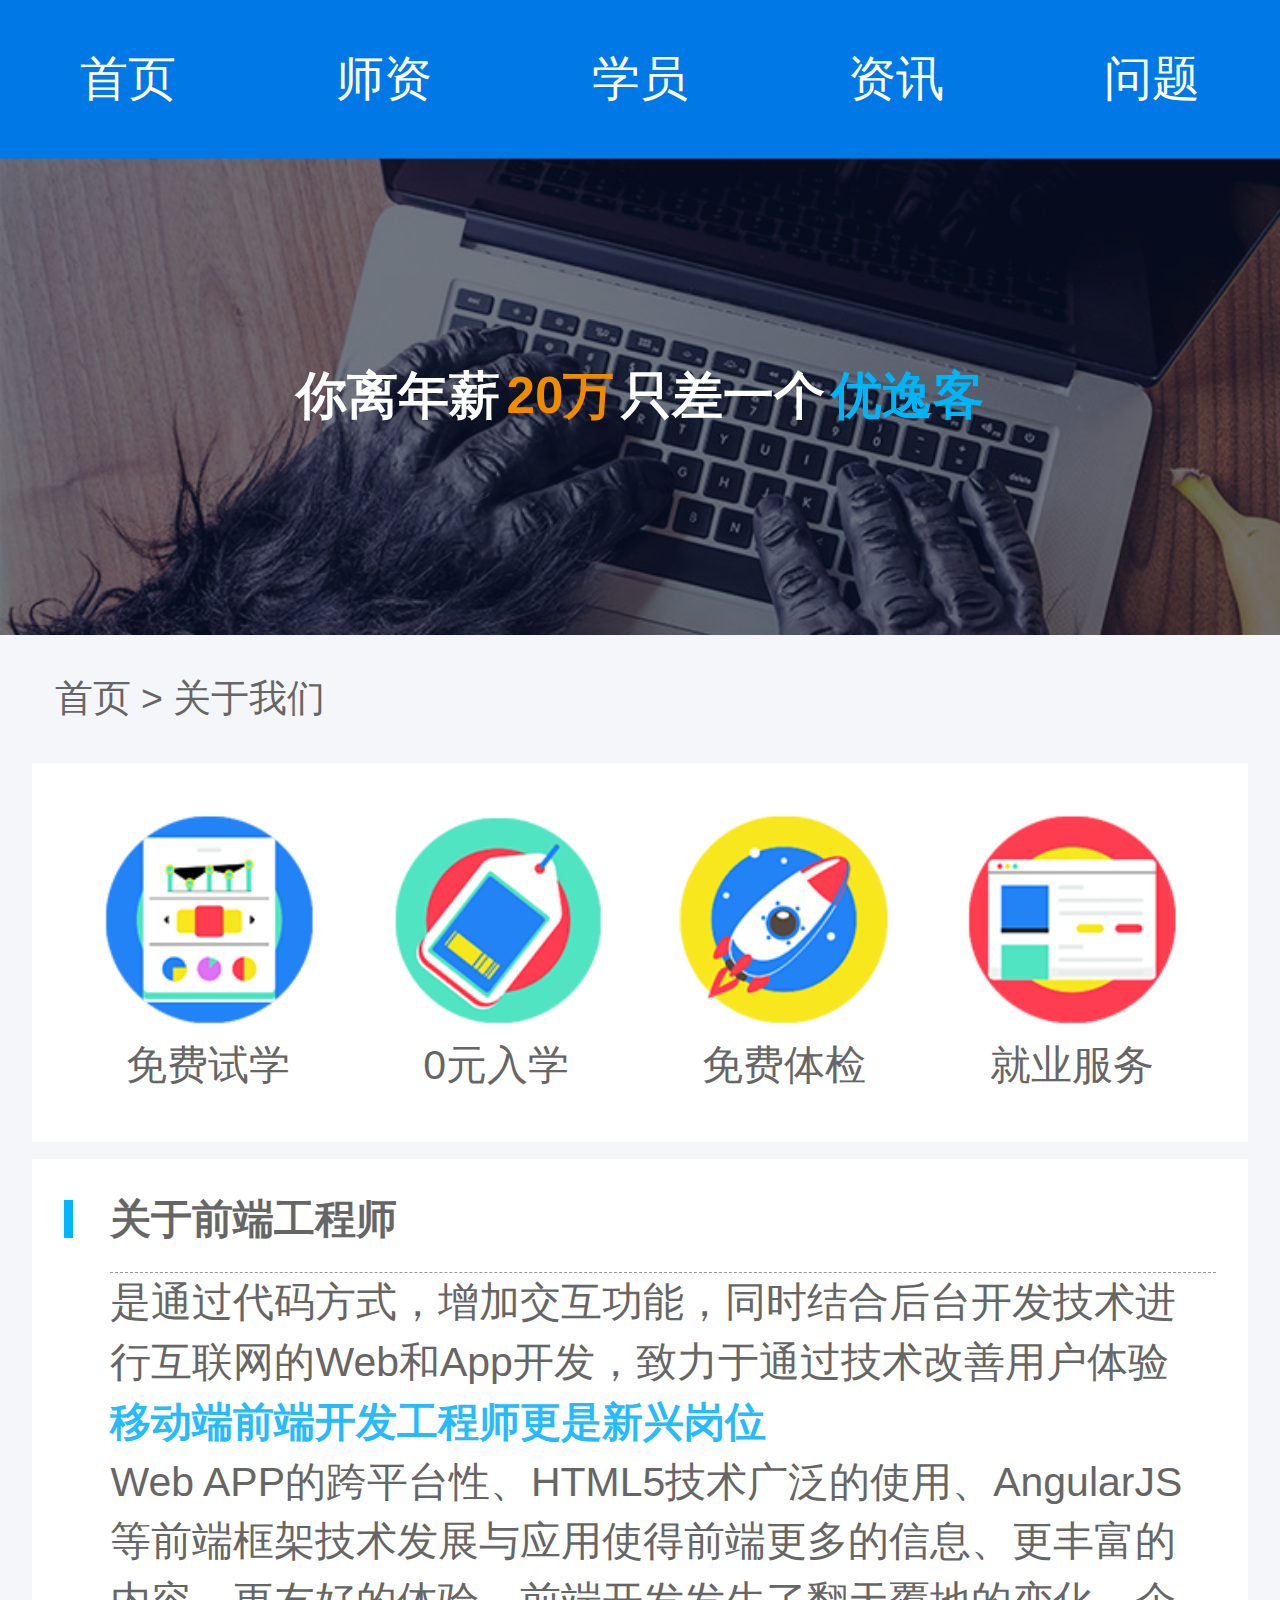
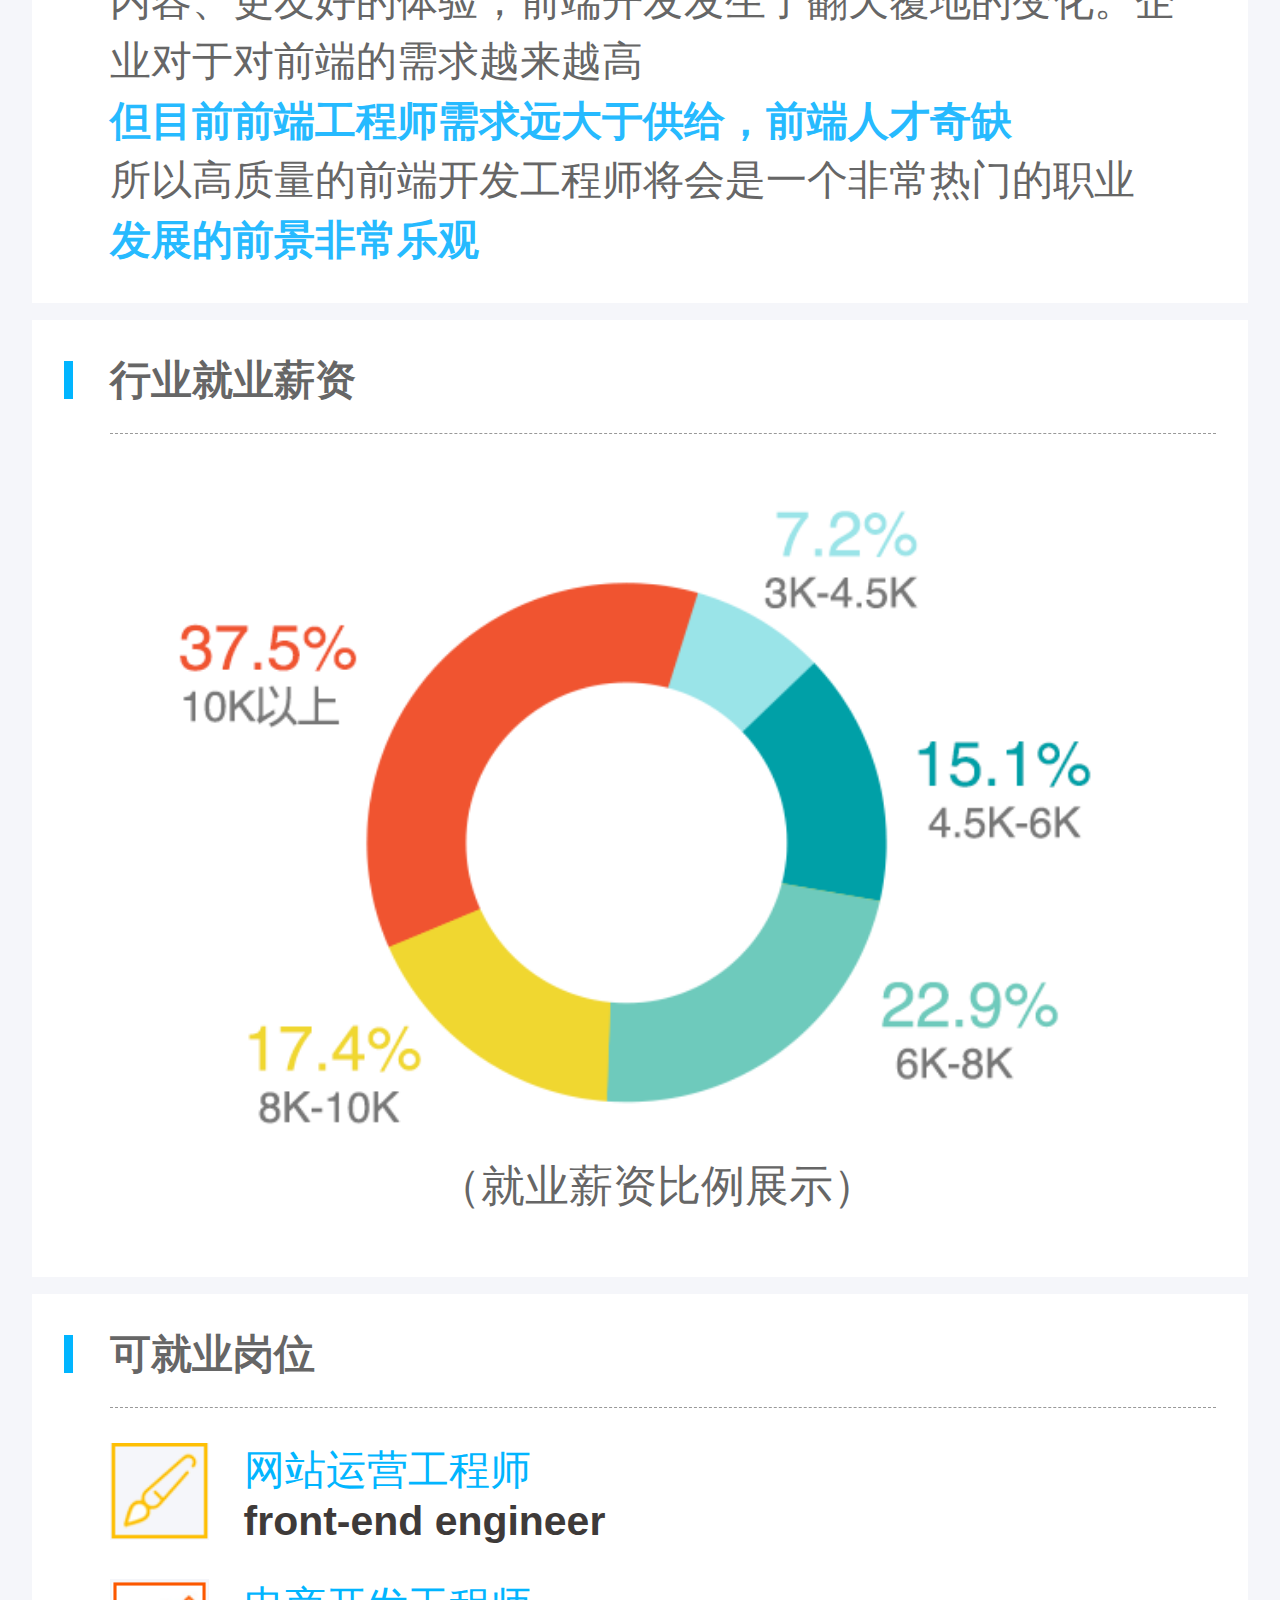
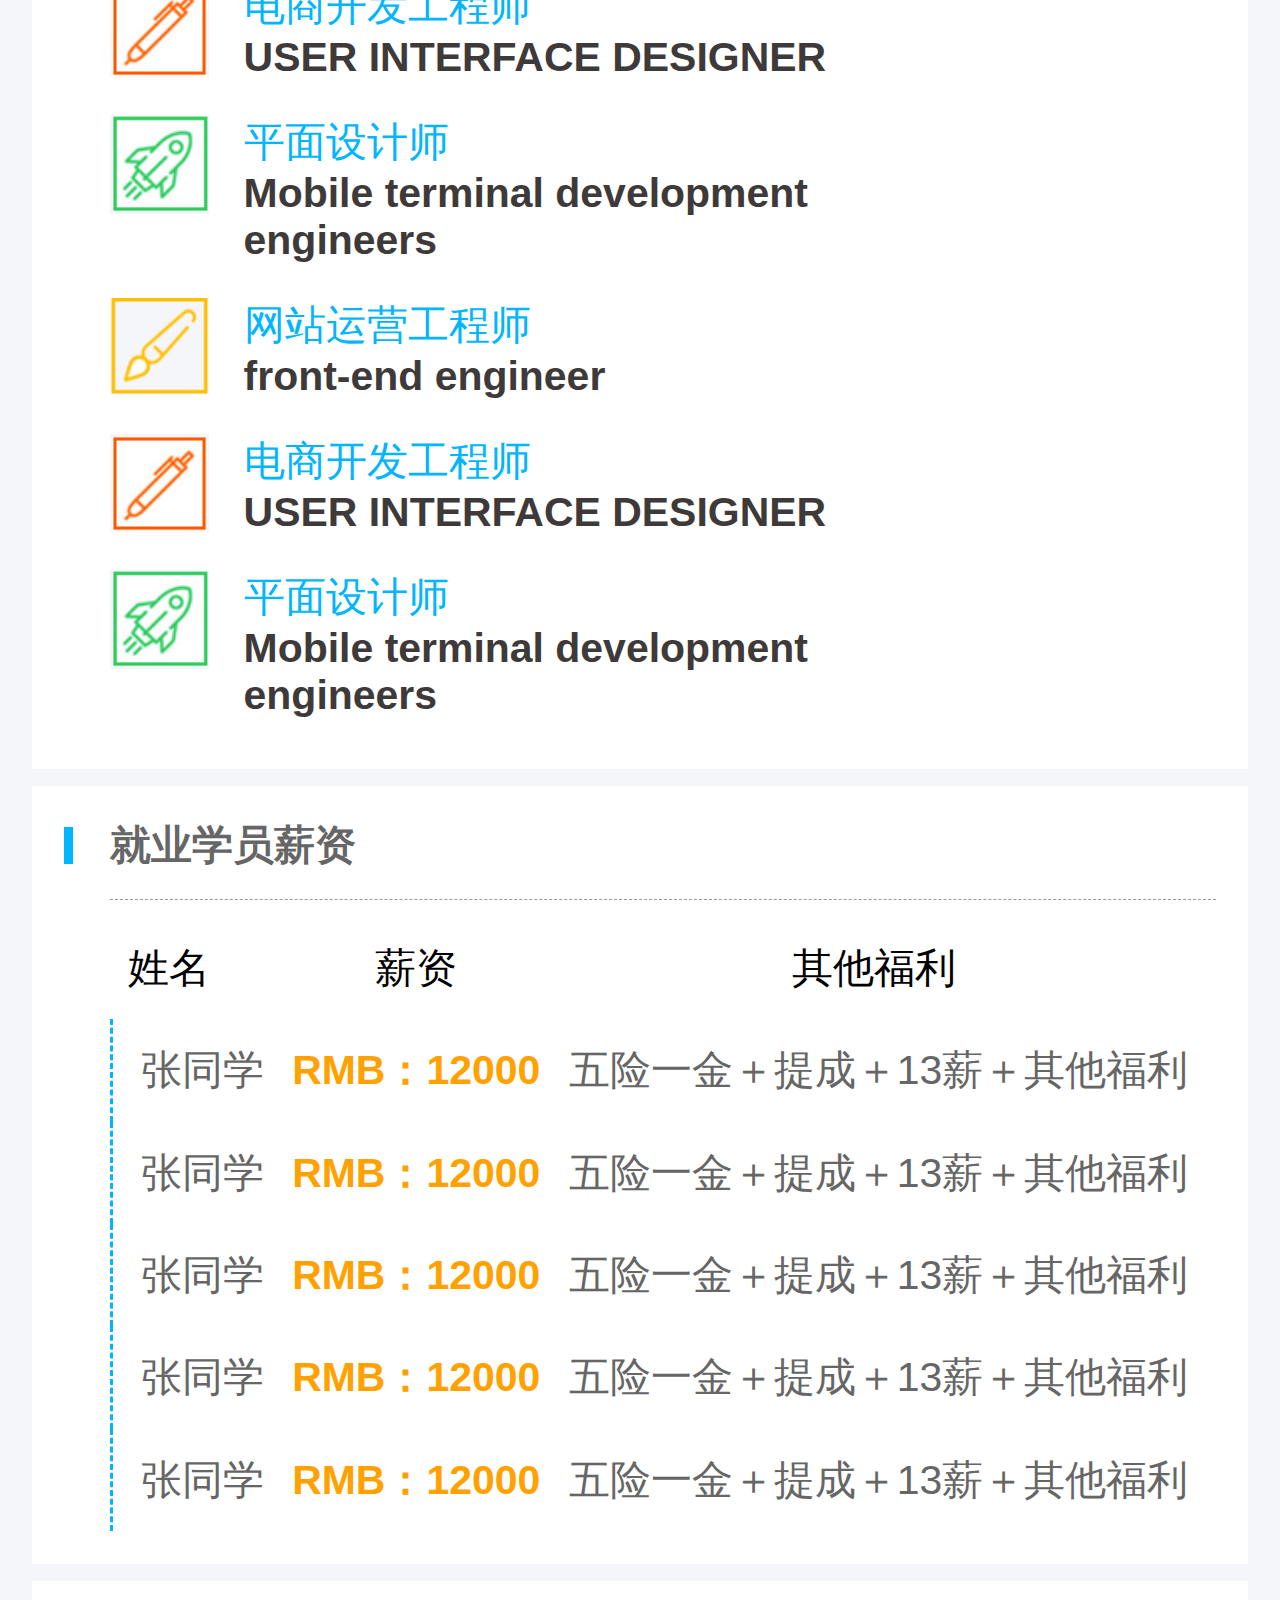
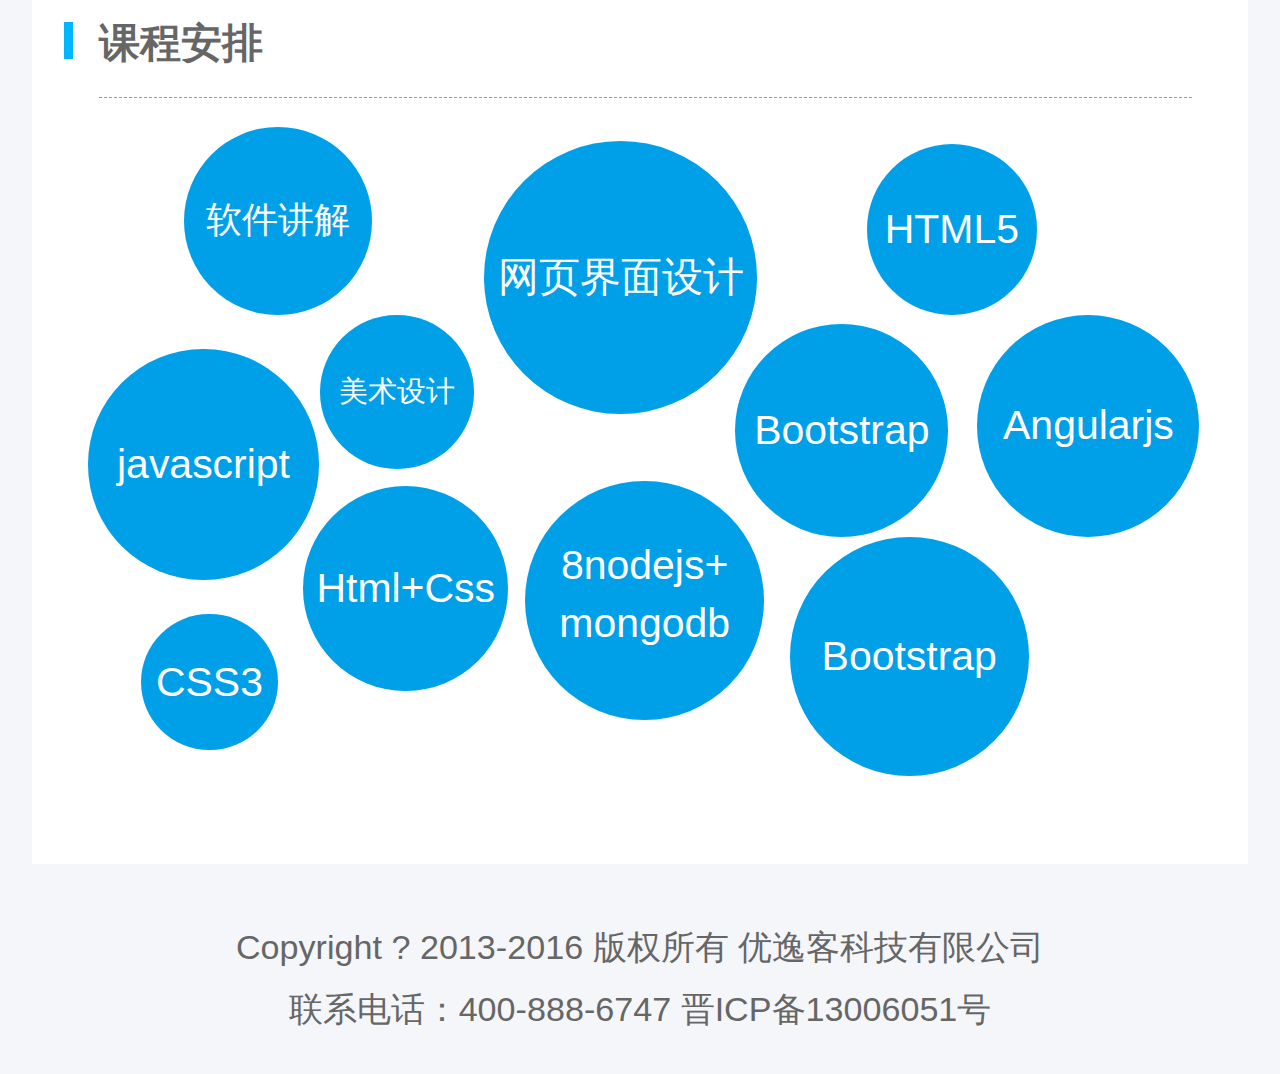
<file: qianduan.html>
<!DOCTYPE html>
<html>
	<head>
		<meta charset="UTF-8">
		<title></title>
		<link rel="stylesheet" type="text/css" href="css/common.css"/>
		<link rel="stylesheet" type="text/css" href="css/qianduan.css"/>
		<meta name="x5-orientation" content="portrait | landscape"/>
    <meta name="screen-orientation" content="portrait">
        <!-- 全屏限制 -->
    <meta name="x5-fullscreen" content="true"/>
    <meta name="full-screen" content="yes">
        <!-- 禁止识别电话号码和邮箱 -->
    <meta name="format-detection" content="telephone=no,email=no"/>
    <meta name="viewport" content="initial-scale=1.0, maximum-scale=1.0, user-scalable=no" />
    <title></title>
    <script type="text/javascript" src="js/rem.js">
    
   		document.addEventListener('plusready', function(){
   			//console.log("所有plus api都应该在此事件发生后调用，否则会出现plus is undefined。"
   			
   		});
   		
    </script>
	</head>
	<body>
	
	<!--优逸客-->
	<div class="you">
		<ul>
			<ul>
			<li>
				<a href="index.html">
					<span>首页</span>
				</a>
			</li>
			<li>
				<a href="shizi.html">
					<span>师资</span>
				</a>
			</li>
			<li>
				<a href="gaoxin.html">
					<span>学员</span>
				</a>
			</li>
			<li>
				<a href="about.html">
					<span>资讯</span>
				</a>
			</li>
			<li>
				<a href="remen.html">
					<span>问题</span>
				</a>
			</li>
		</ul>	
		</ul>	
	</div>
	
	<!--banner-->
	<div class="banner">
		<span>你离年薪</span>
		<em>20万</em>
		<span>只差一个</span>
		<i>优逸客</i>
	</div>
	
	<div class="peo">
		<div class="texts">
			<span>首页  > 关于我们</span>
		</div>
		<div class="jian">
			<ul>
				<li>
					<div class="top5">
						<img src="img/mianf.png"/>
					</div>
					<span>免费试学</span>
				</li>
				<li>
					<div class="top5">
						<img src="img/lingy.png"/>
					</div>
					<span>0元入学</span>
				</li>
				<li>
					<div class="top5">
						<img src="img/tij.png"/>
					</div>
					<span>免费体检</span>
				</li>
				<li>
					<div class="top5">
						<img src="img/jiuye.png"/>
					</div>
					<span>就业服务</span>
				</li>
			</ul>
		</div>
		
		<div class="jian">
			<div class="pic"></div>
			<div class="right">
				<div class="top2">
					<span>关于前端工程师</span>
				</div>
				<p>
					是通过代码方式，增加交互功能，同时结合后台开发技术进行互联网的Web和App开发，致力于通过技术改善用户体验<br />
					<em>移动端前端开发工程师更是新兴岗位</em><br />
					Web APP的跨平台性、HTML5技术广泛的使用、AngularJS等前端框架技术发展与应用使得前端更多的信息、更丰富的内容、更友好的体验，前端开发发生了翻天覆地的变化。企业对于对前端的需求越来越高<br />
					<em>但目前前端工程师需求远大于供给，前端人才奇缺</em><br />
					所以高质量的前端开发工程师将会是一个非常热门的职业<br />
					<em>发展的前景非常乐观</em>
				</p>
			</div>
		</div>
		
		<div class="jian">
			<div class="pic">
				
			</div>
			<div class="right">
				<div class="top2">
					<span>行业就业薪资</span>
				</div>			
				<div class="below">
					<img src="img/jiuye1.png"/>
					<span>（就业薪资比例展示）</span>
				</div>
			</div>
		</div>
		
		<div class="jian">
			<div class="pic"></div>
			<div class="right">
				<div class="top2">
					<span>可就业岗位</span>
				</div>			
				<div class="belows">
					<ul>
						<li>
							<div class="lefts">
								<img src="img/pic1.png"/>
							</div>
							<div class="rights">
								<span>网站运营工程师</span><br />
								<em>front-end engineer</em>
							</div>
						</li>
						<li>
							<div class="lefts">
								<img src="img/pic2.png"/>
							</div>
							<div class="rights">
								<span>电商开发工程师</span><br />
								<em>USER INTERFACE DESIGNER</em>
							</div>
						</li>
						<li>
							<div class="lefts">
								<img src="img/pic3.png"/>
							</div>
							<div class="rights">
								<span>平面设计师</span><br />
								<em>Mobile terminal development engineers</em>
							</div>
						</li>
						<li>
							<div class="lefts">
								<img src="img/pic1.png"/>
							</div>
							<div class="rights">
								<span>网站运营工程师</span><br />
								<em>front-end engineer</em>
							</div>
						</li>
						<li>
							<div class="lefts">
								<img src="img/pic2.png"/>
							</div>
							<div class="rights">
								<span>电商开发工程师</span><br />
								<em>USER INTERFACE DESIGNER</em>
							</div>
						</li>
						<li>
							<div class="lefts">
								<img src="img/pic3.png"/>
							</div>
							<div class="rights">
								<span>平面设计师</span><br />
								<em>Mobile terminal development engineers</em>
							</div>
						</li>
					</ul>
				</div>
			</div>
		</div>
		
		<div class="jian">
			<div class="pic"></div>
			<div class="right">
				<div class="top2">
					<span>就业学员薪资</span>
				</div>			
				<div class="below2">
					<ul>
						<li>
							<em>姓名</em>
							<em>薪资</em>   
							<em>其他福利</em>
						</li>
						<li>
							<i>张同学</i>
							<em>RMB：12000</em>
							<span>五险一金＋提成＋13薪＋其他福利</span>
						</li>
						<li>
							<i>张同学</i>
							<em>RMB：12000</em>
							<span>五险一金＋提成＋13薪＋其他福利</span>
						</li>
						<li>
							<i>张同学</i>
							<em>RMB：12000</em>
							<span>五险一金＋提成＋13薪＋其他福利</span>
						</li>
						<li>
							<i>张同学</i>
							<em>RMB：12000</em>
							<span>五险一金＋提成＋13薪＋其他福利</span>
						</li>
						<li>
							<i>张同学</i>
							<em>RMB：12000</em>
							<span>五险一金＋提成＋13薪＋其他福利</span>
						</li>
					</ul>
				</div>
			</div>
		</div>
		
		<div class="jian">
			<div class="pic"></div>
			<div class="right right1">
				<div class="top2">
					<span>课程安排</span>
				</div>			
				<!--<div class="below3">-->
					<div class="course">
			            <div class="cir">
			              <a class="a1">美术设计</a>
			            </div>
			             
			             <div class="cir c2">
			              <a class="a2">软件讲解</a>
			            </div>
			
			            <div class="cir c3">
			              <a class="a3">javascript</a>
			            </div>
			
			            <div class="cir c4">
			              <a class="a3">CSS3</a>
			            </div>
			
			            <div class="cir c5">
			              <a class="a3">Html+Css</a>
			            </div>
			
			            <div class="cir c6">
			              <a class="a3">网页界面设计</a>
			            </div>
			
			            <div class="cir c7">
			              <a class="a3">8nodejs+ <br> mongodb</a>
			            </div>
			
			            <div class="cir c8">
			              <a class="a3">Bootstrap</a>
			            </div>
			
			            <div class="cir c9">
			              <a class="a3">HTML5</a>
			            </div >
			
			            <div class="cir c10">
			              <a  class="a3">Bootstrap</a>
			            </div>
			
			            <div class="cir c11">
			              <a  class="a3">Angularjs</a>
			            </div>
         			 </div>
				<!--</div>-->
			</div>
		</div>

	</div>
	
	
	
	<div class="nav">
		<p>Copyright ? 2013-2016 版权所有 优逸客科技有限公司</p>
		<p>联系电话：400-888-6747 晋ICP备13006051号</p>
	</div>
		
	</body>
</html>
</file>
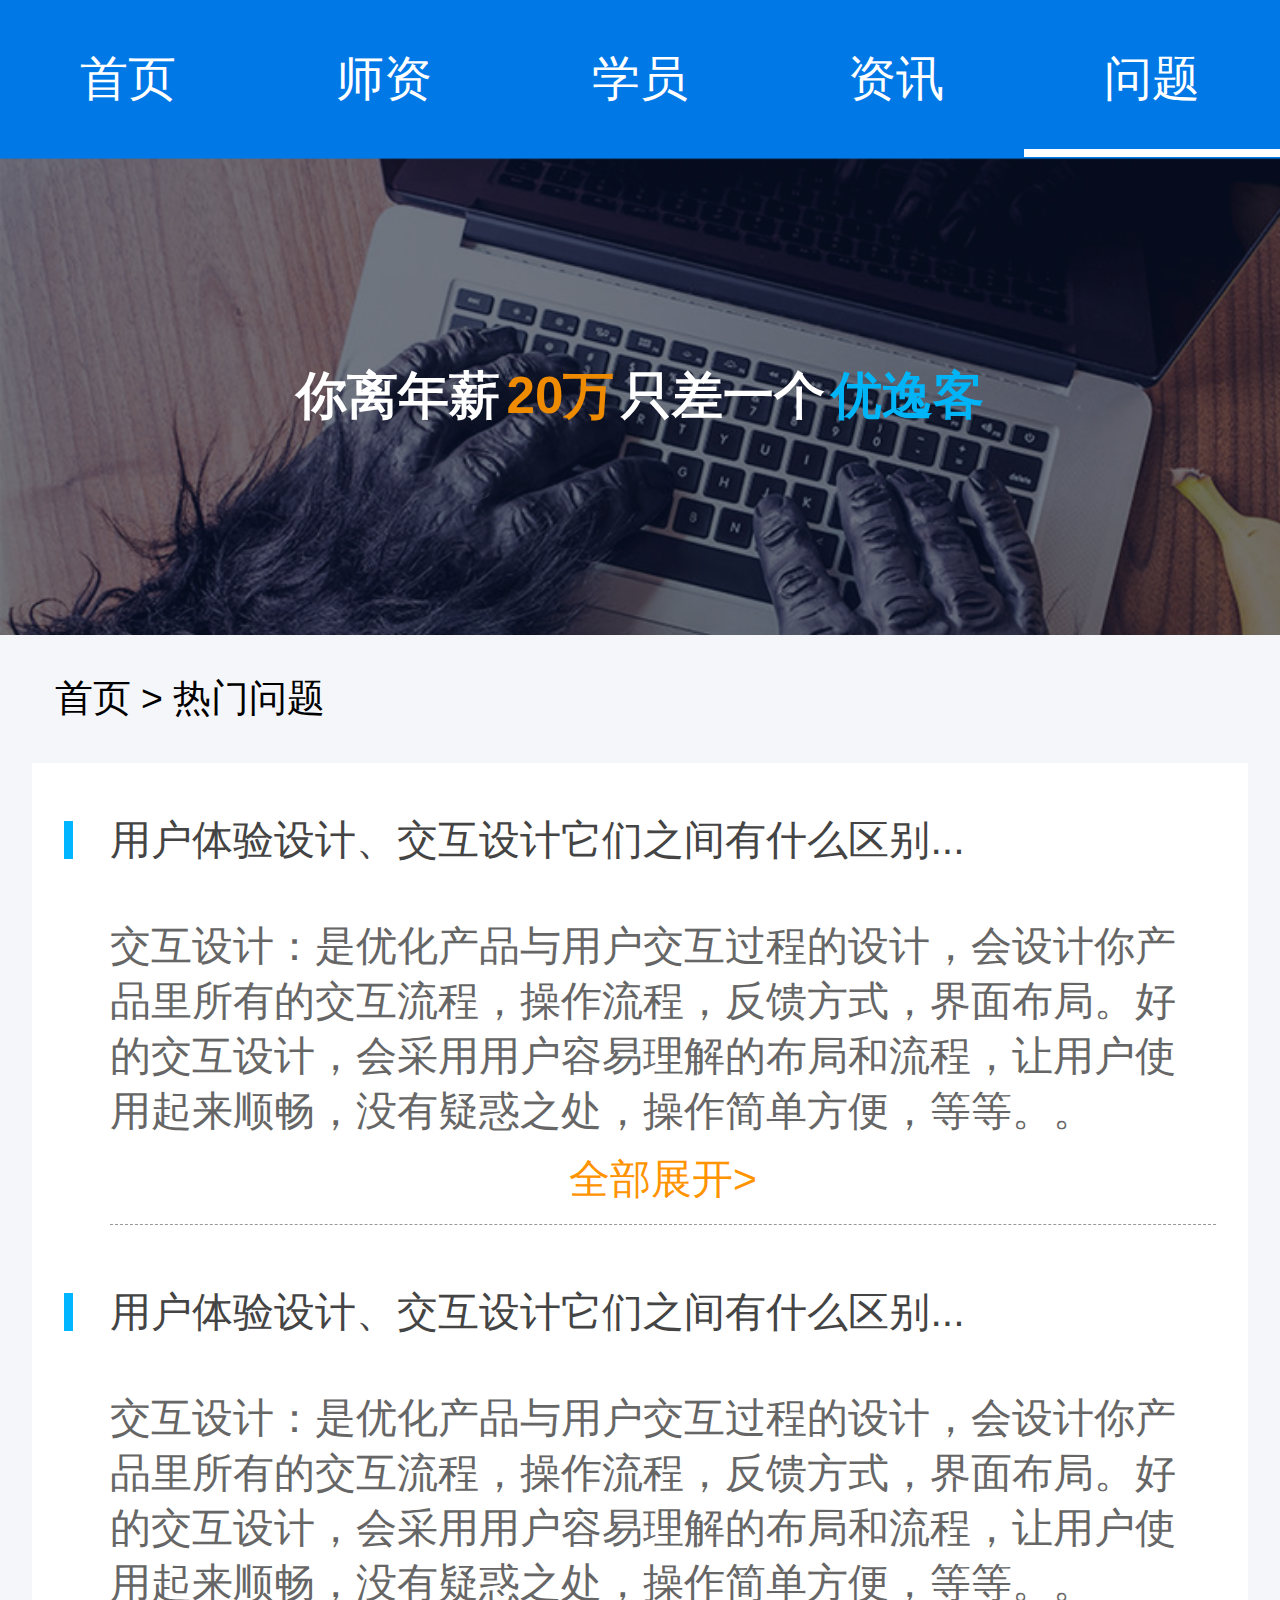
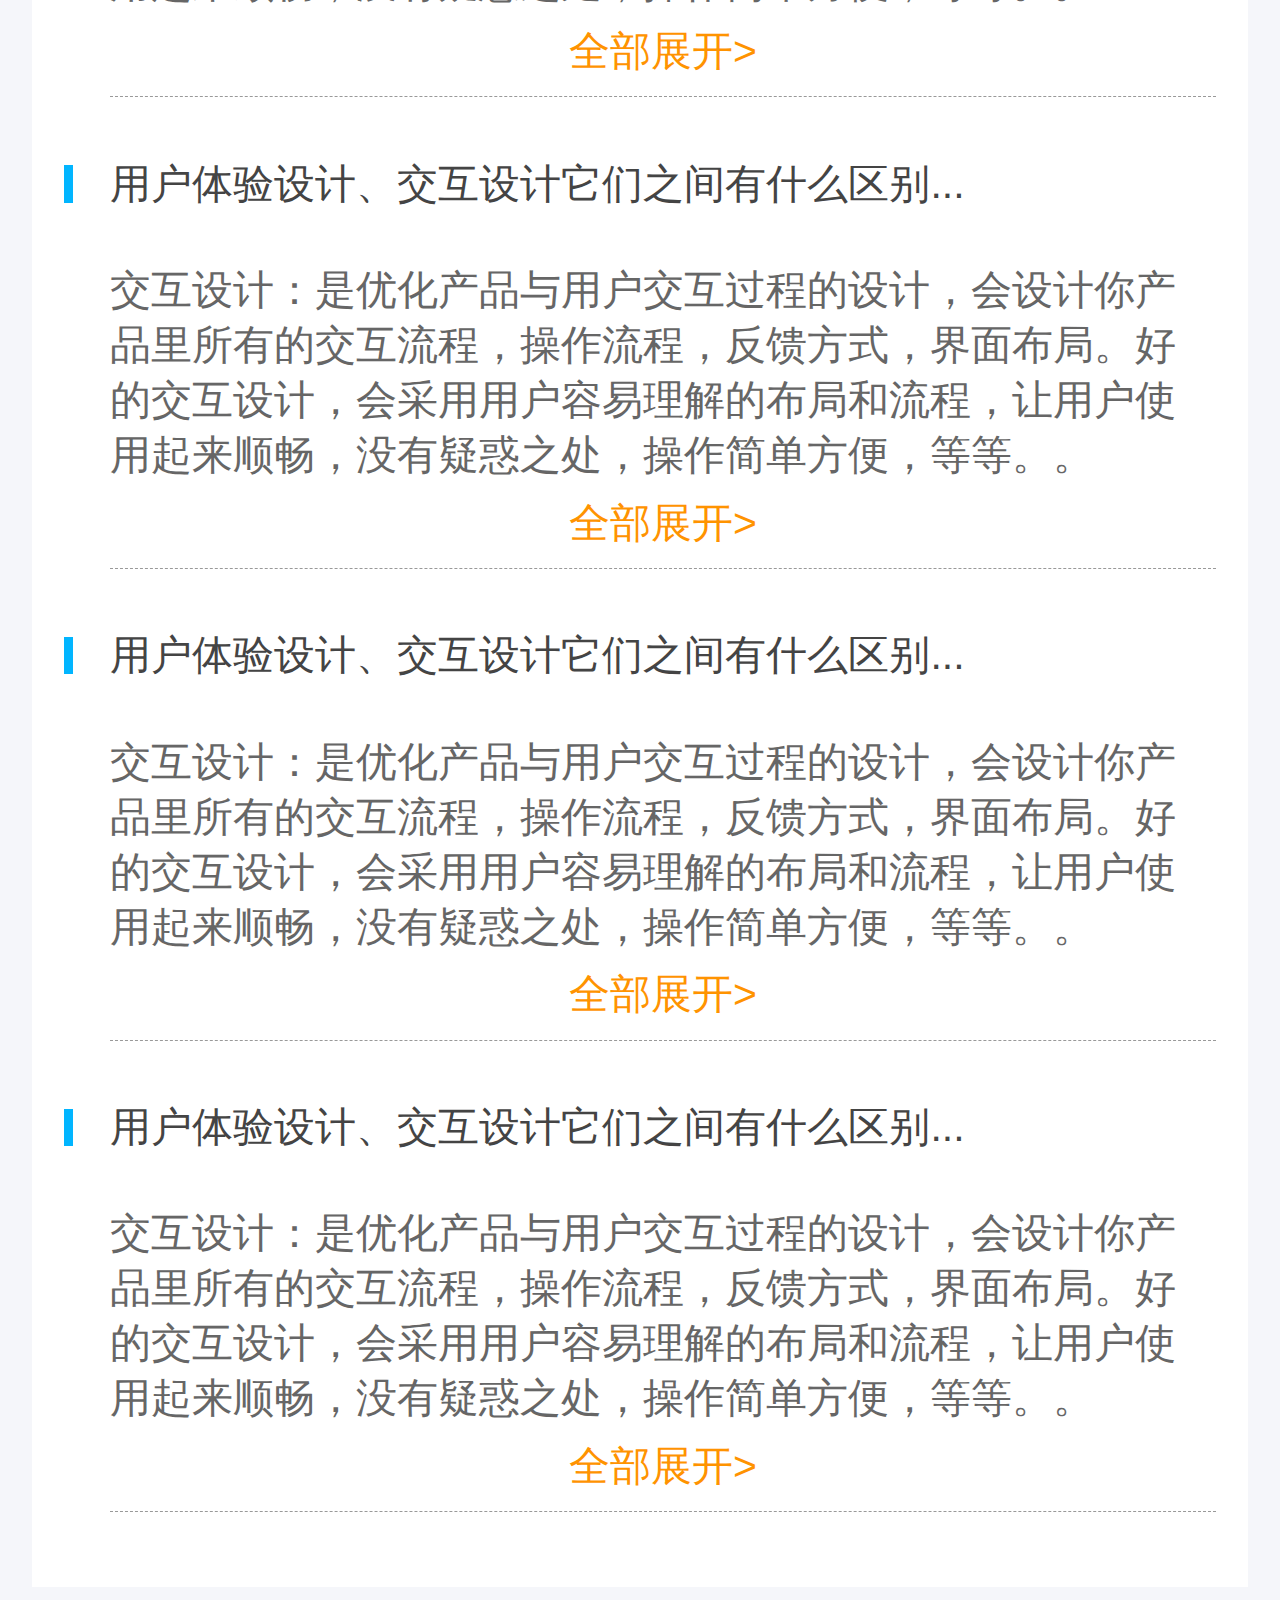
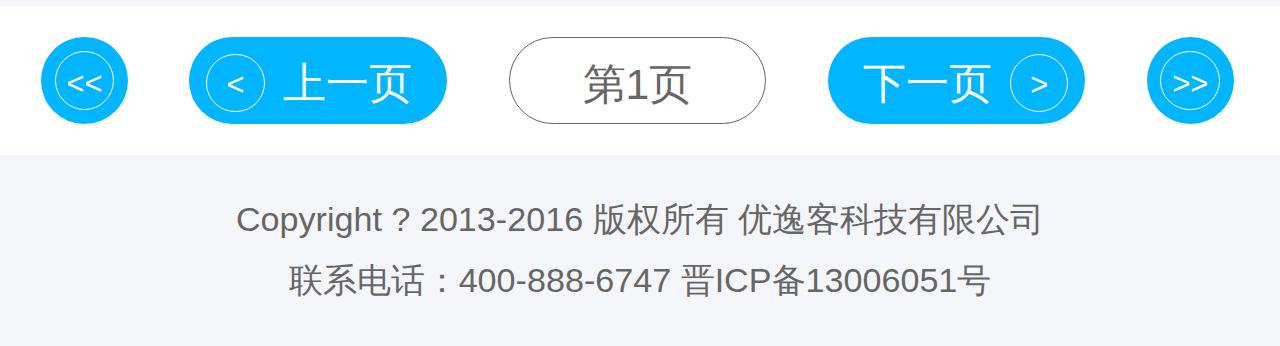
<file: remen.html>
<!DOCTYPE html>
<html>
	<head>
		<meta charset="UTF-8">
		<title></title>
		<link rel="stylesheet" type="text/css" href="css/common.css"/>
		<link rel="stylesheet" type="text/css" href="css/remen.css"/>
		<meta name="x5-orientation" content="portrait | landscape"/>
    <meta name="screen-orientation" content="portrait">
        <!-- 全屏限制 -->
    <meta name="x5-fullscreen" content="true"/>
    <meta name="full-screen" content="yes">
        <!-- 禁止识别电话号码和邮箱 -->
    <meta name="format-detection" content="telephone=no,email=no"/>
    <meta name="viewport" content="initial-scale=1.0, maximum-scale=1.0, user-scalable=no" />
    <title></title>
    <script type="text/javascript" src="js/rem.js">
    
   		document.addEventListener('plusready', function(){
   			//console.log("所有plus api都应该在此事件发生后调用，否则会出现plus is undefined。"
   			
   		});
   		
    </script>
	</head>
	<body>
	
	<!--优逸客-->
	<div class="you">
		<ul>
			<li>
				<a href="index.html">
					<span>首页</span>
				</a>
			</li>
			<li>
				<a href="shizi.html">
					<span>师资</span>
				</a>
			</li>
			<li>
				<a href="gaoxin.html">
					<span>学员</span>
				</a>
			</li>
			<li>
				<a href="about.html">
					<span>资讯</span>
				</a>
			</li>
			<li>
				<a href="remen.html">
					<span>问题</span>
				</a>
			</li>	
		</ul>	
	</div>
	
	<!--banner-->
	<div class="banner">
		<span>你离年薪</span>
		<em>20万</em>
		<span>只差一个</span>
		<i>优逸客</i>
	</div>
	
	<div class="peo">
		<div class="texts">
			<span>首页  > 热门问题</span>
		</div>
		<div class="jian">
			<ul>
				<li>
					<div class="pic"></div>
					<div class="right">
						<div class="top2">
							<span>用户体验设计、交互设计它们之间有什么区别...</span>
							<a href="renmxq.html"><p>交互设计：是优化产品与用户交互过程的设计，会设计你产品里所有的交互流程，操作流程，反馈方式，界面布局。好的交互设计，会采用用户容易理解的布局和流程，让用户使用起来顺畅，没有疑惑之处，操作简单方便，等等。。</p>
							<br />
							<em>全部展开></em>
							</a>
							
						</div>			
					</div>
				</li>
				<li>
					<div class="pic"></div>
					<div class="right">
						<div class="top2">
							<span>用户体验设计、交互设计它们之间有什么区别...</span>
							<a href="renmxq.html"><p>交互设计：是优化产品与用户交互过程的设计，会设计你产品里所有的交互流程，操作流程，反馈方式，界面布局。好的交互设计，会采用用户容易理解的布局和流程，让用户使用起来顺畅，没有疑惑之处，操作简单方便，等等。。</p>
							<br />
							<em>全部展开></em>
							</a>
						</div>			
					</div>
				</li>
				<li>
					<div class="pic"></div>
					<div class="right">
						<div class="top2">
							<span>用户体验设计、交互设计它们之间有什么区别...</span>
							<a href="renmxq.html"><p>交互设计：是优化产品与用户交互过程的设计，会设计你产品里所有的交互流程，操作流程，反馈方式，界面布局。好的交互设计，会采用用户容易理解的布局和流程，让用户使用起来顺畅，没有疑惑之处，操作简单方便，等等。。</p>
							<br />
							<em>全部展开></em>
							</a>
						</div>			
					</div>
				</li>
				<li>
					<div class="pic"></div>
					<div class="right">
						<div class="top2">
							<span>用户体验设计、交互设计它们之间有什么区别...</span>
							<a href="renmxq.html"><p>交互设计：是优化产品与用户交互过程的设计，会设计你产品里所有的交互流程，操作流程，反馈方式，界面布局。好的交互设计，会采用用户容易理解的布局和流程，让用户使用起来顺畅，没有疑惑之处，操作简单方便，等等。。</p>
							<br />
							<em>全部展开></em>
							</a>
						</div>			
					</div>
				</li>
				<li>
					<div class="pic"></div>
					<div class="right">
						<div class="top2">
							<span>用户体验设计、交互设计它们之间有什么区别...</span>
							<a href="renmxq.html"><p>交互设计：是优化产品与用户交互过程的设计，会设计你产品里所有的交互流程，操作流程，反馈方式，界面布局。好的交互设计，会采用用户容易理解的布局和流程，让用户使用起来顺畅，没有疑惑之处，操作简单方便，等等。。</p>
							<br />
							<em>全部展开></em>
							</a>
						</div>			
					</div>
				</li>
			</ul>
					
		</div>
	</div>
	
	<div class="bot">
		<ul>
			<li>
				<div class="box">
					<a href="#">&lt;&lt;</a>
				</div>
			</li>
			<li>
				<div class="box">
					<a href="#">&lt;</a>	
				</div>
				<div class="right">上一页</div>
			</li>
			<li>
				<a href="#">第1页</a>
			</li>
			<li>
				<div class="box boxs">
					<a href="#">&gt;</a>	
				</div>
				<div class="right">下一页</div>
			</li>
			<li>
				<div class="box">
					<a href="#">&gt;&gt;</a>
				</div>
			</li>
		</ul>
	</div>
	
	
	<div class="nav">
		<p>Copyright ? 2013-2016 版权所有 优逸客科技有限公司</p>
		<p>联系电话：400-888-6747 晋ICP备13006051号</p>
	</div>
	</body>
</html>
</file>
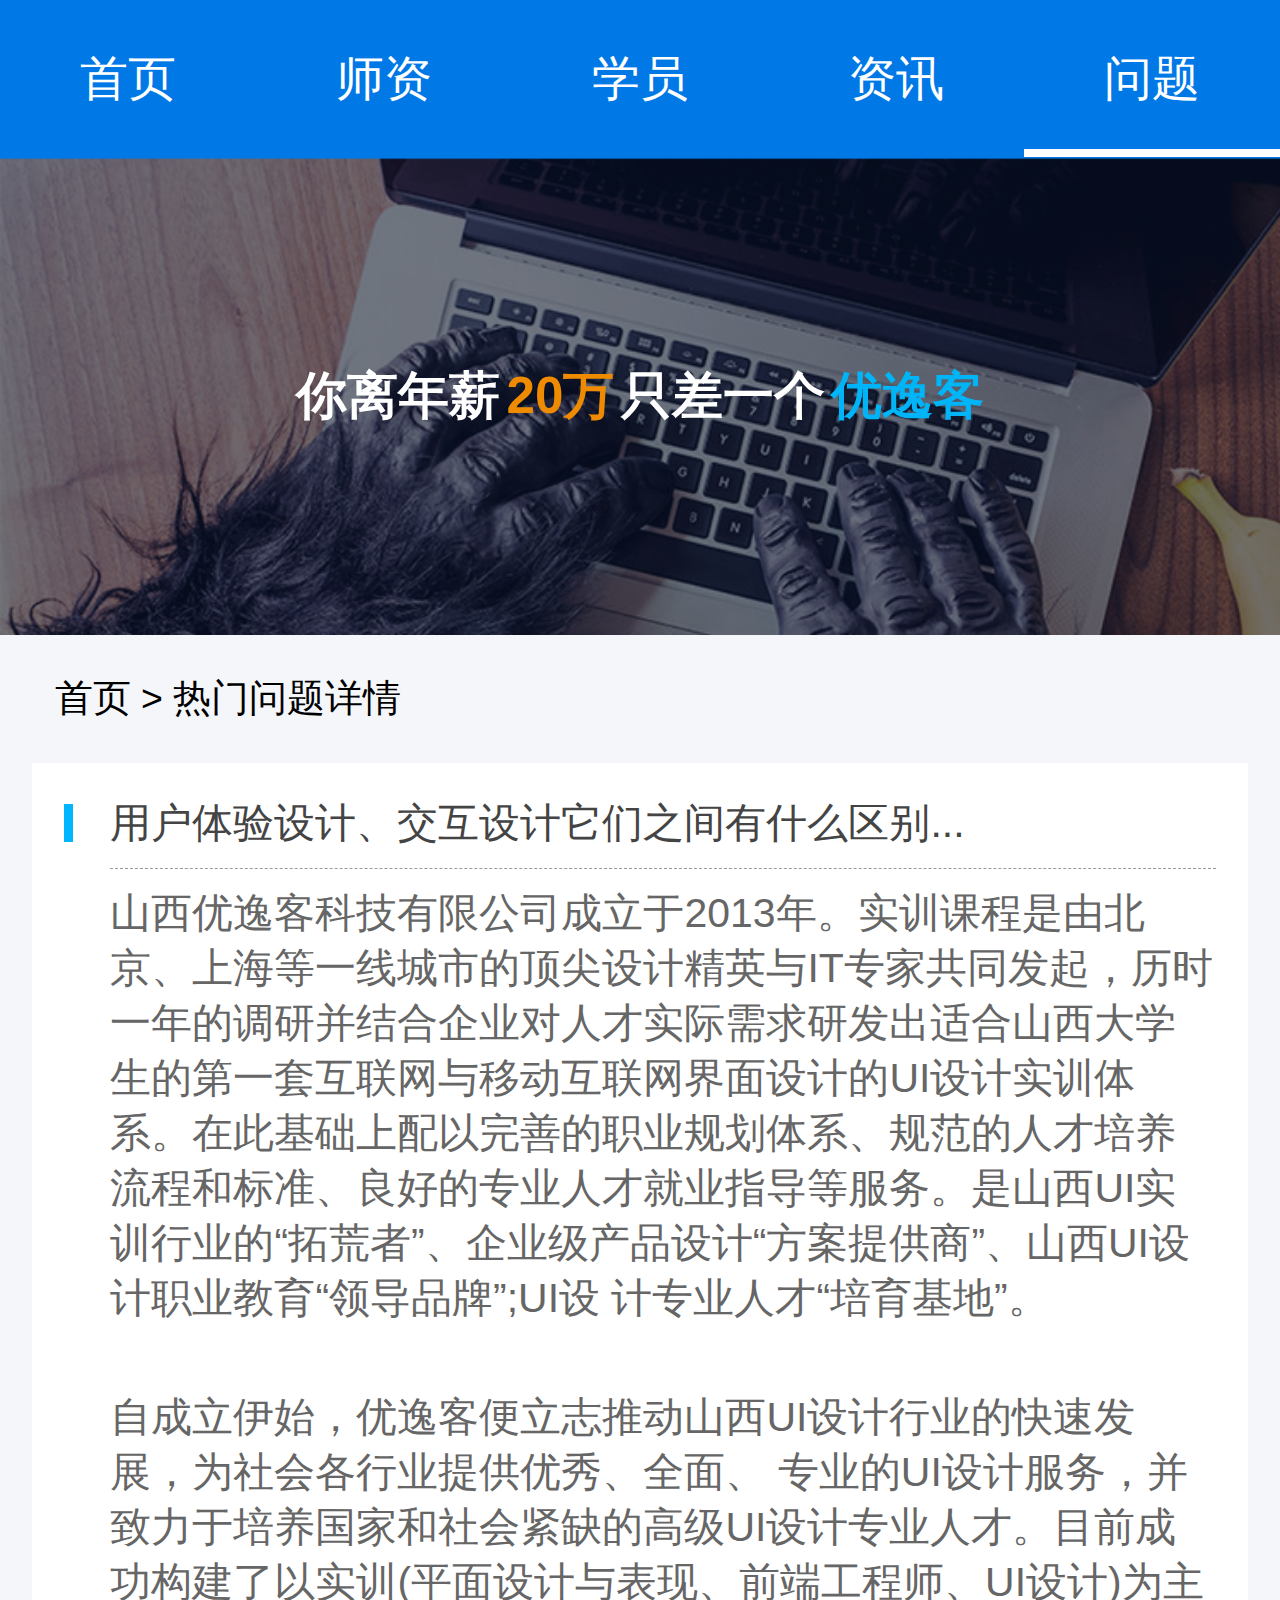
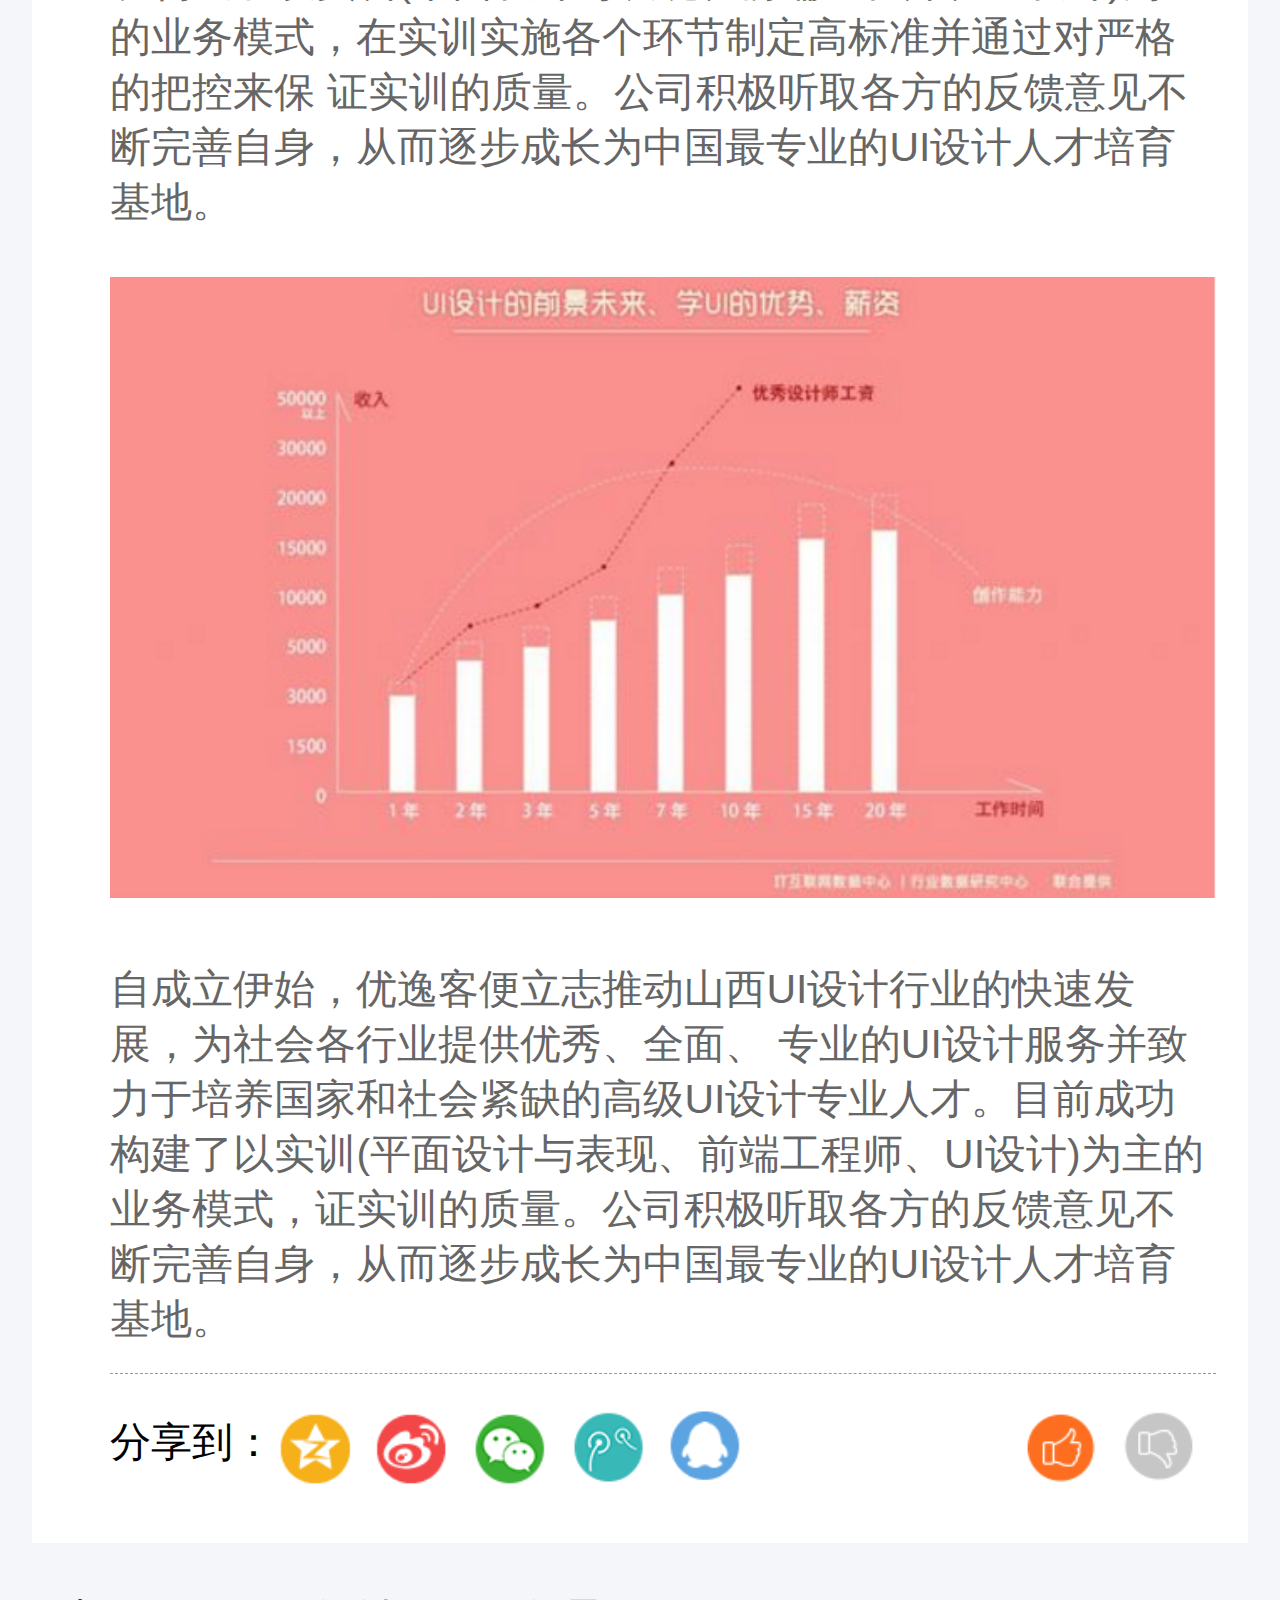
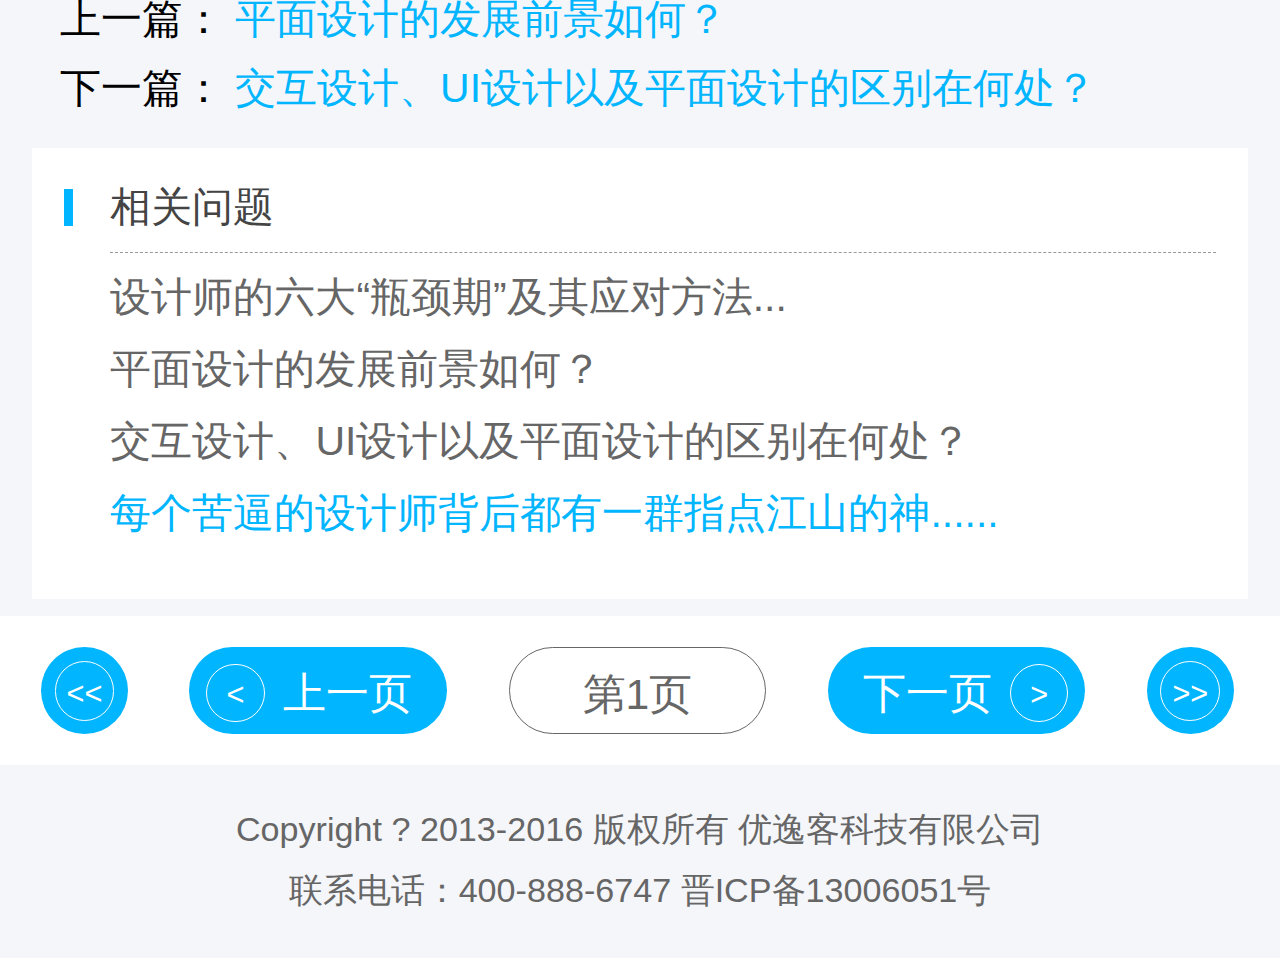
<file: renmxq.html>
<!DOCTYPE html>
<html>
	<head>
		<meta charset="UTF-8">
		<title></title>
		<link rel="stylesheet" type="text/css" href="css/common.css"/>
		<link rel="stylesheet" type="text/css" href="css/renmxq.css"/>
		<meta name="x5-orientation" content="portrait | landscape"/>
    <meta name="screen-orientation" content="portrait">
        <!-- 全屏限制 -->
    <meta name="x5-fullscreen" content="true"/>
    <meta name="full-screen" content="yes">
        <!-- 禁止识别电话号码和邮箱 -->
    <meta name="format-detection" content="telephone=no,email=no"/>
    <meta name="viewport" content="initial-scale=1.0, maximum-scale=1.0, user-scalable=no" />
    <title></title>
    <script type="text/javascript" src="js/rem.js">
    
   		document.addEventListener('plusready', function(){
   			//console.log("所有plus api都应该在此事件发生后调用，否则会出现plus is undefined。"
   			
   		});
   		
    </script>
	</head>
	<body>
	
	<!--优逸客-->
	<div class="you">
		<ul>
			<li>
				<a href="index.html">
					<span>首页</span>
				</a>
			</li>
			<li>
				<a href="shizi.html">
					<span>师资</span>
				</a>
			</li>
			<li>
				<a href="gaoxin.html">
					<span>学员</span>
				</a>
			</li>
			<li>
				<a href="about.html">
					<span>资讯</span>
				</a>
			</li>
			<li>
				<a href="remen.html">
					<span>问题</span>
				</a>
			</li>	
		</ul>	
	</div>
	
	<!--banner-->
	<div class="banner">
		<span>你离年薪</span>
		<em>20万</em>
		<span>只差一个</span>
		<i>优逸客</i>
	</div>
	
	<div class="peo">
		<div class="texts">
			<span>首页  > 热门问题详情</span>
		</div>
		<div class="jian">

			<div class="pic"></div>
				<div class="right">
					<div class="top2">
						<span>用户体验设计、交互设计它们之间有什么区别...</span>
						<p>山西优逸客科技有限公司成立于2013年。实训课程是由北京、上海等一线城市的顶尖设计精英与IT专家共同发起，历时一年的调研并结合企业对人才实际需求研发出适合山西大学生的第一套互联网与移动互联网界面设计的UI设计实训体系。在此基础上配以完善的职业规划体系、规范的人才培养流程和标准、良好的专业人才就业指导等服务。是山西UI实训行业的“拓荒者”、企业级产品设计“方案提供商”、山西UI设计职业教育“领导品牌”;UI设 计专业人才“培育基地”。</p>
						<br />
						<p>自成立伊始，优逸客便立志推动山西UI设计行业的快速发展，为社会各行业提供优秀、全面、 专业的UI设计服务，并致力于培养国家和社会紧缺的高级UI设计专业人才。目前成功构建了以实训(平面设计与表现、前端工程师、UI设计)为主的业务模式，在实训实施各个环节制定高标准并通过对严格的把控来保 证实训的质量。公司积极听取各方的反馈意见不断完善自身，从而逐步成长为中国最专业的UI设计人才培育基地。</p>
						<br />
						<div class="box"></div>
						<br />
						<p>自成立伊始，优逸客便立志推动山西UI设计行业的快速发展，为社会各行业提供优秀、全面、 专业的UI设计服务并致力于培养国家和社会紧缺的高级UI设计专业人才。目前成功构建了以实训(平面设计与表现、前端工程师、UI设计)为主的业务模式，证实训的质量。公司积极听取各方的反馈意见不断完善自身，从而逐步成长为中国最专业的UI设计人才培育基地。</p>
					
					</div>	
					
					<div class="fenx">
						<div class="left">
							<em>分享到：</em>
							<img src="img/icon_03.png" alt="" />
							<img src="img/icon_05.png" alt="" />
							<img src="img/icon_07.png" alt="" />
							<img src="img/icon_10.png" alt="" />
							<img src="img/icon_13.png" alt="" />
						</div>
						<div class="right">
							<img src="img/ico_06.png"/>
							<img src="img/ico_03.png"/>
						</div>
					</div>			
			</div>	
		</div>
		<div class="text2">
			<p>
			<span>上一篇：</span>
			<em>平面设计的发展前景如何？</em><br />
			<span>下一篇：</span>
			<em>交互设计、UI设计以及平面设计的区别在何处？</em><br />
			</p>
		</div>
		
		<div class="jian jie">

			<div class="pic"></div>
			<div class="right">
				<div class="top2">
					<span>相关问题</span>
					<p>设计师的六大“瓶颈期”及其应对方法...</p>
					<p>平面设计的发展前景如何？</p>
					<p>交互设计、UI设计以及平面设计的区别在何处？</p>
					<em>每个苦逼的设计师背后都有一群指点江山的神......</em>
				</div>	
						
			</div>	
		</div>	
		
		<div class="bot">
		<ul>
			<li>
				<div class="box">
					<a href="#">&lt;&lt;</a>
				</div>
			</li>
			<li>
				<div class="box">
					<a href="#">&lt;</a>	
				</div>
				<div class="right">上一页</div>
			</li>
			<li>
				<a href="#">第1页</a>
			</li>
			<li>
				<div class="box boxs">
					<a href="#">&gt;</a>	
				</div>
				<div class="right">下一页</div>
			</li>
			<li>
				<div class="box">
					<a href="#">&gt;&gt;</a>
				</div>
			</li>
		</ul>
	</div>

	<div class="nav">
		<p>Copyright ? 2013-2016 版权所有 优逸客科技有限公司</p>
		<p>联系电话：400-888-6747 晋ICP备13006051号</p>
	</div>
	</body>
</html>
</file>
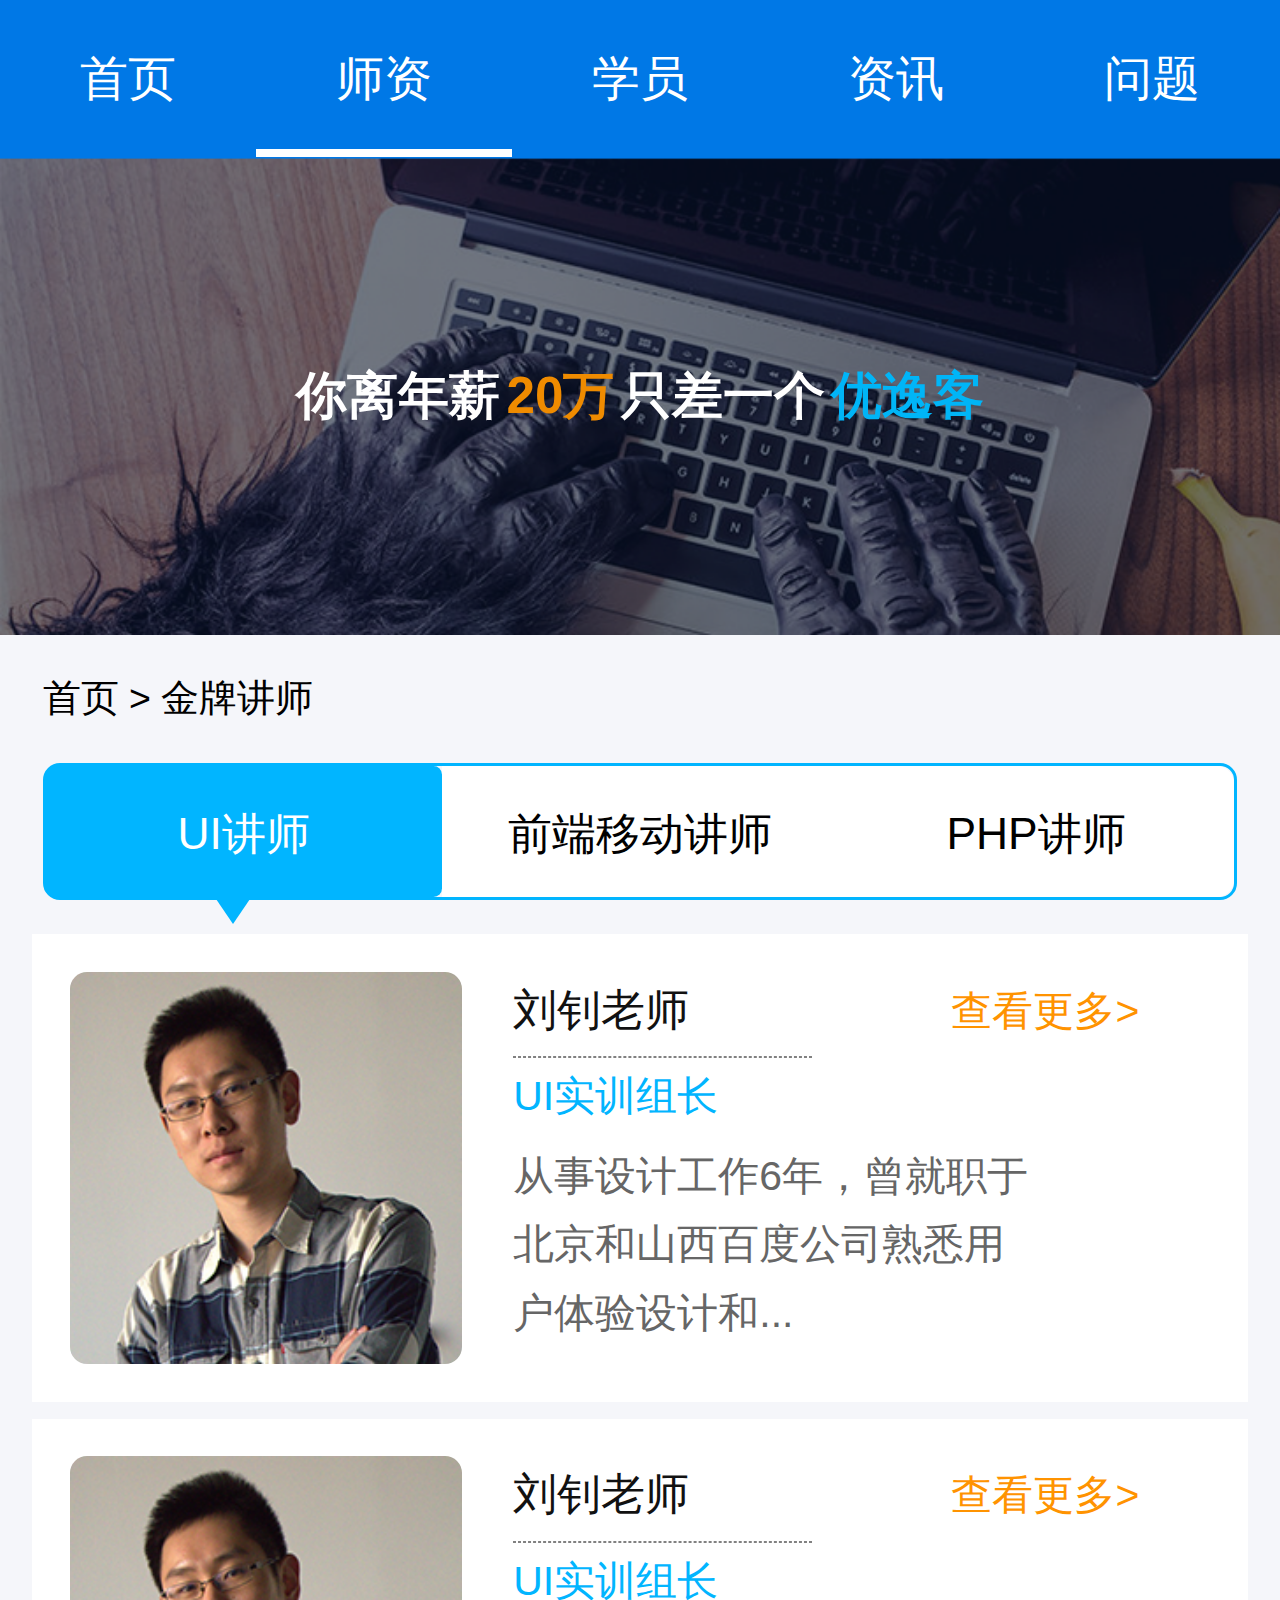
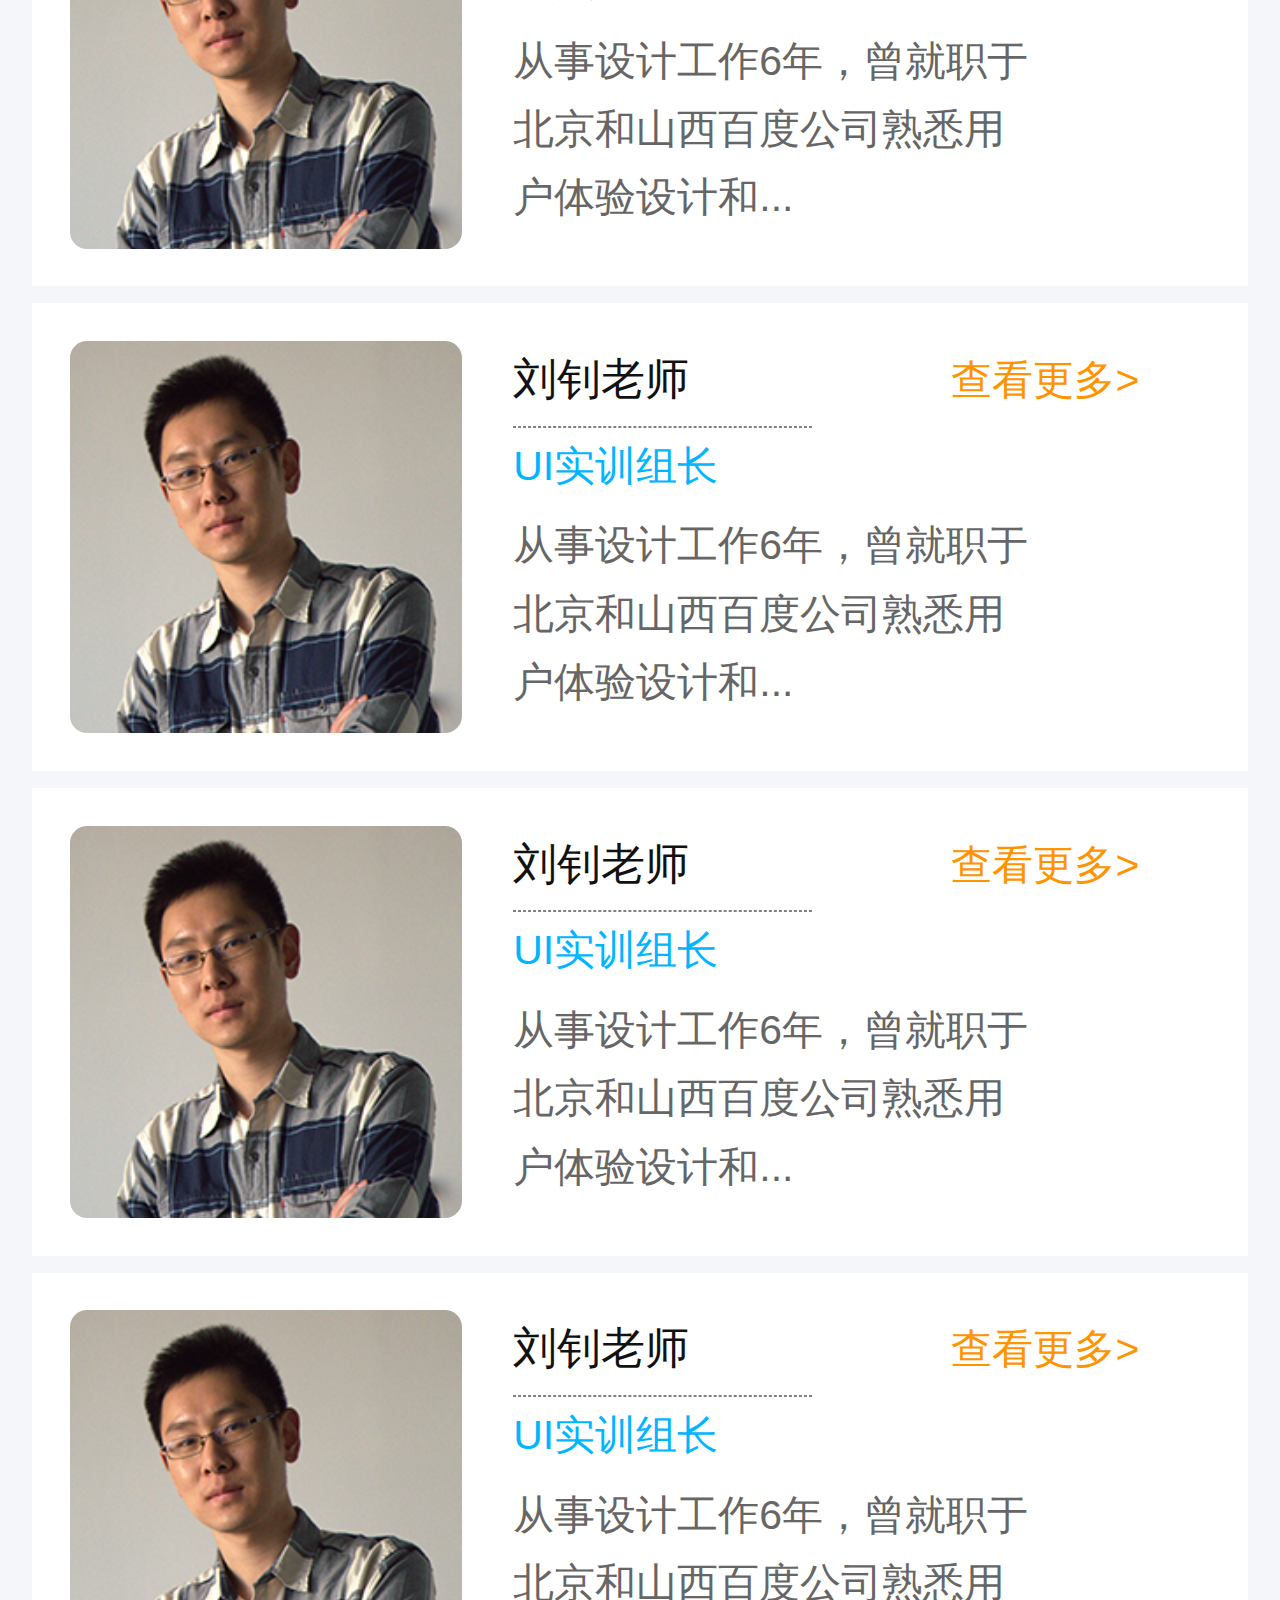
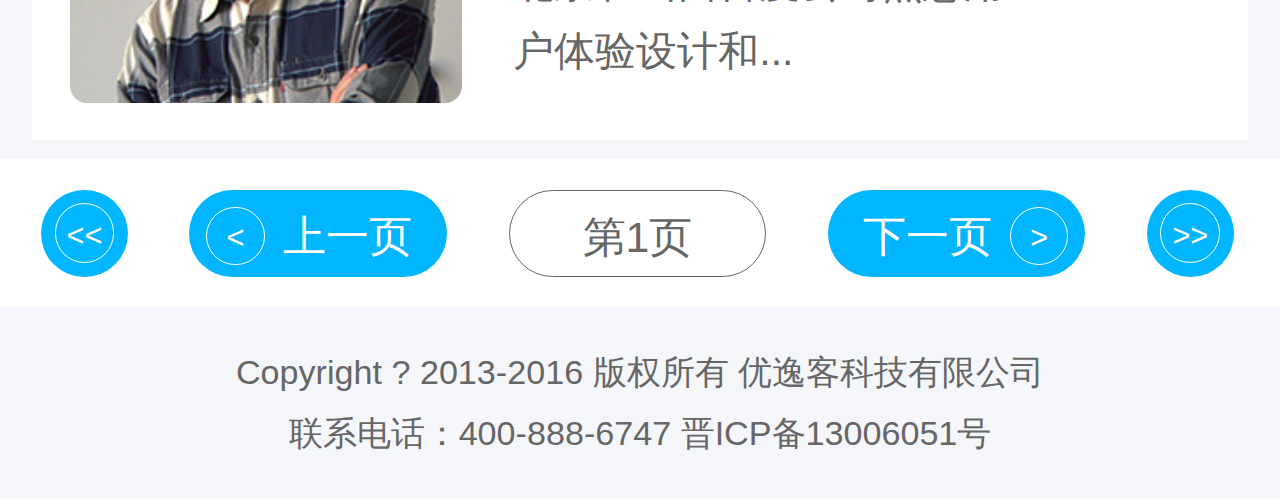
<file: shizi.html>
<!DOCTYPE html>
<html>
	<head>
		<meta charset="UTF-8">
		<title></title>
		   <!-- 横竖屏限制 -->
		   <link rel="stylesheet" type="text/css" href="css/common.css"/>
		   <link rel="stylesheet" type="text/css" href="css/shizi.css"/>
    <meta name="x5-orientation" content="portrait | landscape"/>
    <meta name="screen-orientation" content="portrait">
        <!-- 全屏限制 -->
    <meta name="x5-fullscreen" content="true"/>
    <meta name="full-screen" content="yes">
        <!-- 禁止识别电话号码和邮箱 -->
    <meta name="format-detection" content="telephone=no,email=no"/>
    <meta name="viewport" content="initial-scale=1.0, maximum-scale=1.0, user-scalable=no" />
    <title></title>
    <script type="text/javascript" src="js/rem.js">
    
   		document.addEventListener('plusready', function(){
   			//console.log("所有plus api都应该在此事件发生后调用，否则会出现plus is undefined。"
   			
   		});
   		
    </script>
	</head>
	<body>
	
	<!--优逸客-->
	<div class="you">
		<ul>
			<li>
				<a href="index.html">
					<span>首页</span>
				</a>
			</li>
			<li>
				<a href="shizi.html">
					<span>师资</span>
				</a>
			</li>
			<li>
				<a href="gaoxin.html">
					<span>学员</span>
				</a>
			</li>
			<li>
				<a href="about.html">
					<span>资讯</span>
				</a>
			</li>
			<li>
				<a href="remen.html">
					<span>问题</span>
				</a>
			</li>	
		</ul>	
	</div>
	
	<!--banner-->
	<div class="banner">
		<span>你离年薪</span>
		<em>20万</em>
		<span>只差一个</span>
		<i>优逸客</i>
	</div>
	
	<div class="peo">
		<div class="texts">
			<span>首页  > 金牌讲师</span>
		</div>
		<div class="yiodng">
			<ul>
				<li>
					<p>UI讲师</p>
					<div class="sanjiao"></div>
				</li>
				<li>
					<p>前端移动讲师</p>
				</li>
				<li>
					<p>PHP讲师</p>
				</li>
			</ul>
		</div>
		<div class="jian">			
			<div class="pic">
			</div>
			<div class="right">
				<ul>
					<li>
						<i>刘钊老师</i>	
						<a href="xiangqing.html"><em>查看更多></em></a>
						<span></span>
					</li>
					<li>
						<i>UI实训组长</i>
					</li>
					<li>
						<p>从事设计工作6年，曾就职于北京和山西百度公司熟悉用户体验设计和...</p>
					</li>
				</ul>
			</div>
		</div>
		
		<div class="jian">
			<div class="pic">
			</div>
			<div class="right">
				<ul>
					<li>
						<i>刘钊老师</i>	
						<a href="xiangqing.html"><em>查看更多></em></a>
						<span></span>
					</li>
					<li>
						<i>UI实训组长</i>
					</li>
					<li>
						<p>从事设计工作6年，曾就职于北京和山西百度公司熟悉用户体验设计和...</p>
					</li>
				</ul>
			</div>
		</div>
		
		<div class="jian">
			<div class="pic">
			</div>
			<div class="right">
				<ul>
					<li>
						<i>刘钊老师</i>	
						<a href="xiangqing.html"><em>查看更多></em></a>
						<span></span>
					</li>
					<li>
						<i>UI实训组长</i>
					</li>
					<li>
						<p>从事设计工作6年，曾就职于北京和山西百度公司熟悉用户体验设计和...</p>
					</li>
				</ul>
			</div>
		</div>
		<div class="jian">
			<div class="pic">
			</div>
			<div class="right">
				<ul>
					<li>
						<i>刘钊老师</i>	
						<a href="xiangqing.html"><em>查看更多></em></a>
						<span></span>
					</li>
					<li>
						<i>UI实训组长</i>
					</li>
					<li>
						<p>从事设计工作6年，曾就职于北京和山西百度公司熟悉用户体验设计和...</p>
					</li>
				</ul>
			</div>
		</div>
		
		<div class="jian">
			<div class="pic">
			</div>
			<div class="right">
				<ul>
					<li>
						<i>刘钊老师</i>	
						<a href="xiangqing.html"><em>查看更多></em></a>
						<span></span>
					</li>
					<li>
						<i>UI实训组长</i>
					</li>
					<li>
						<p>从事设计工作6年，曾就职于北京和山西百度公司熟悉用户体验设计和...</p>
					</li>
				</ul>
			</div>
		</div>

	</div>
	
	<div class="bot">
		<ul>
			<li>
				<div class="box">
					<a href="#">&lt;&lt;</a>
				</div>
			</li>
			<li>
				<div class="box">
					<a href="#">&lt;</a>	
				</div>
				<div class="right">上一页</div>
			</li>
			<li>
				<a href="#">第1页</a>
			</li>
			<li>
				<div class="box boxs">
					<a href="#">&gt;</a>	
				</div>
				<div class="right">下一页</div>
			</li>
			<li>
				<div class="box">
					<a href="#">&gt;&gt;</a>
				</div>
			</li>
		</ul>
	</div>
	
	<div class="nav">
		<p>Copyright ? 2013-2016 版权所有 优逸客科技有限公司</p>
		<p>联系电话：400-888-6747 晋ICP备13006051号</p>
	</div>
	
	
	
	</body>
</html>
</file>
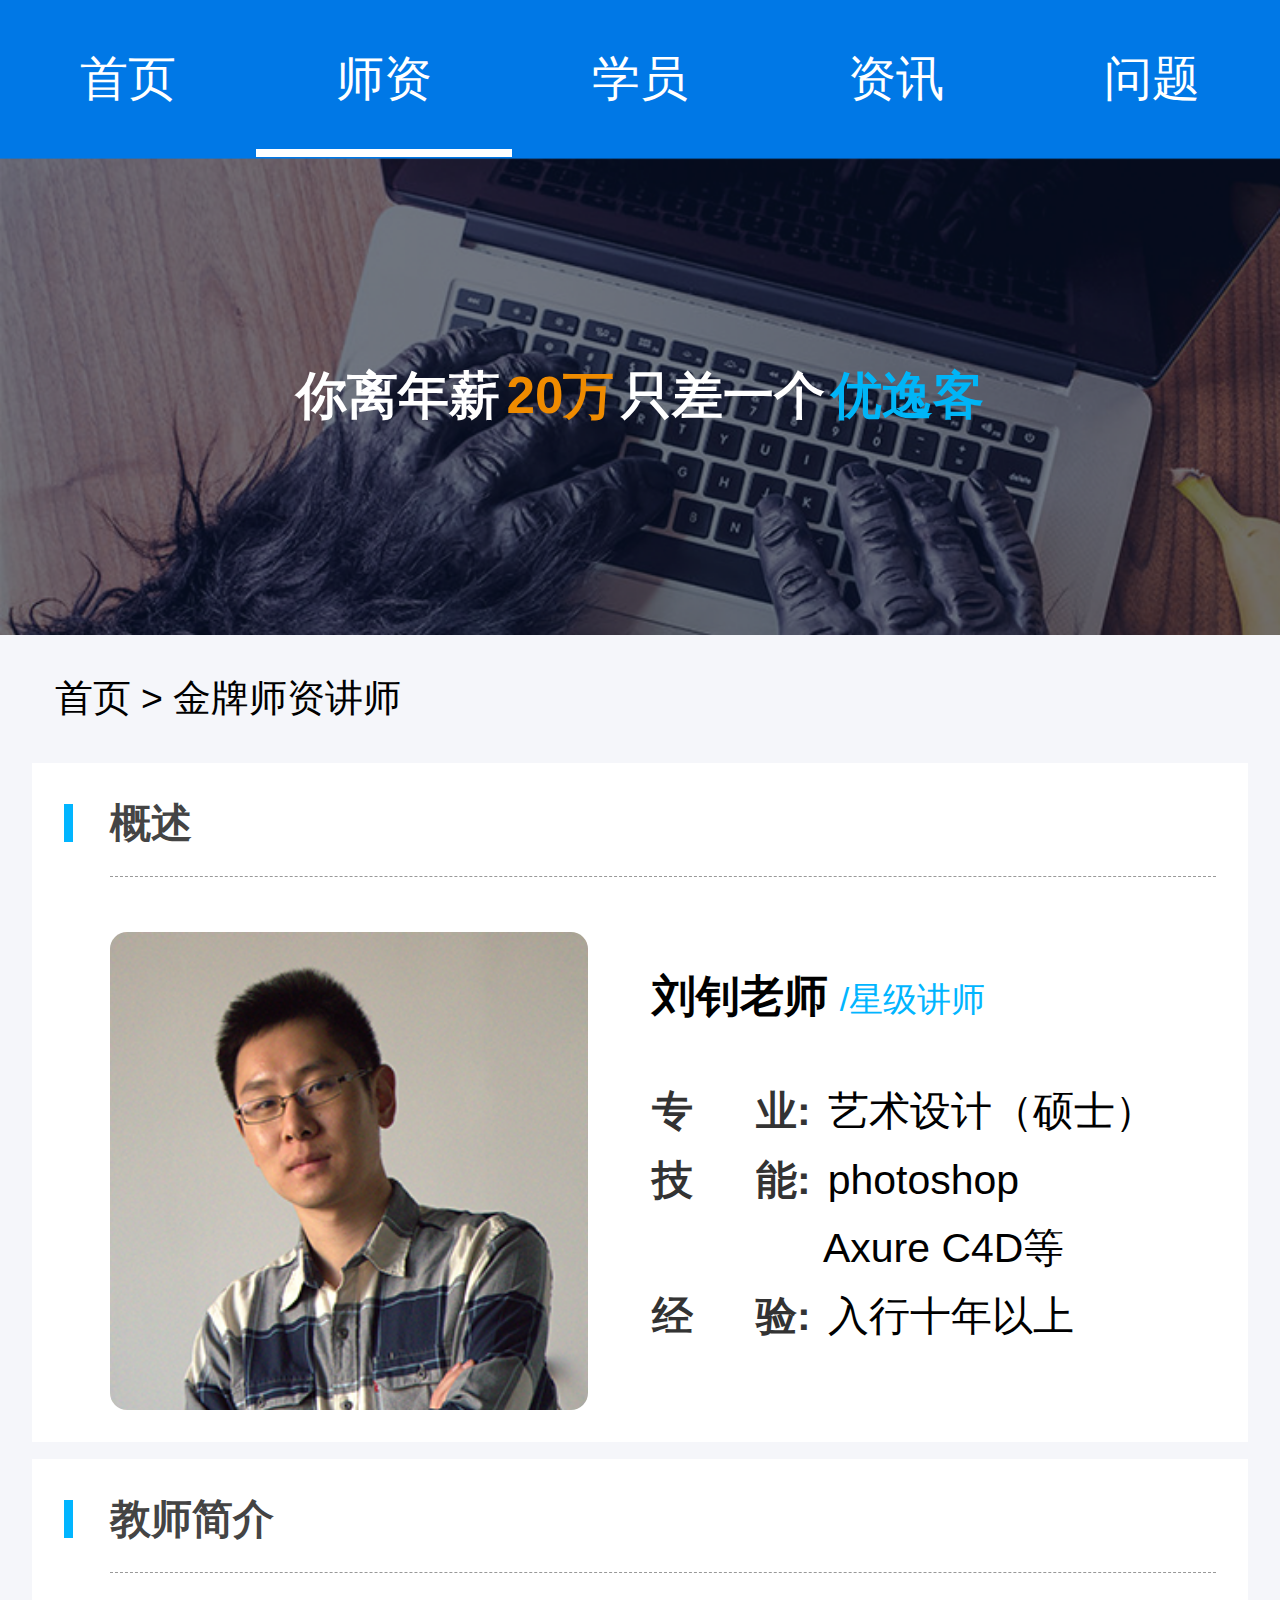
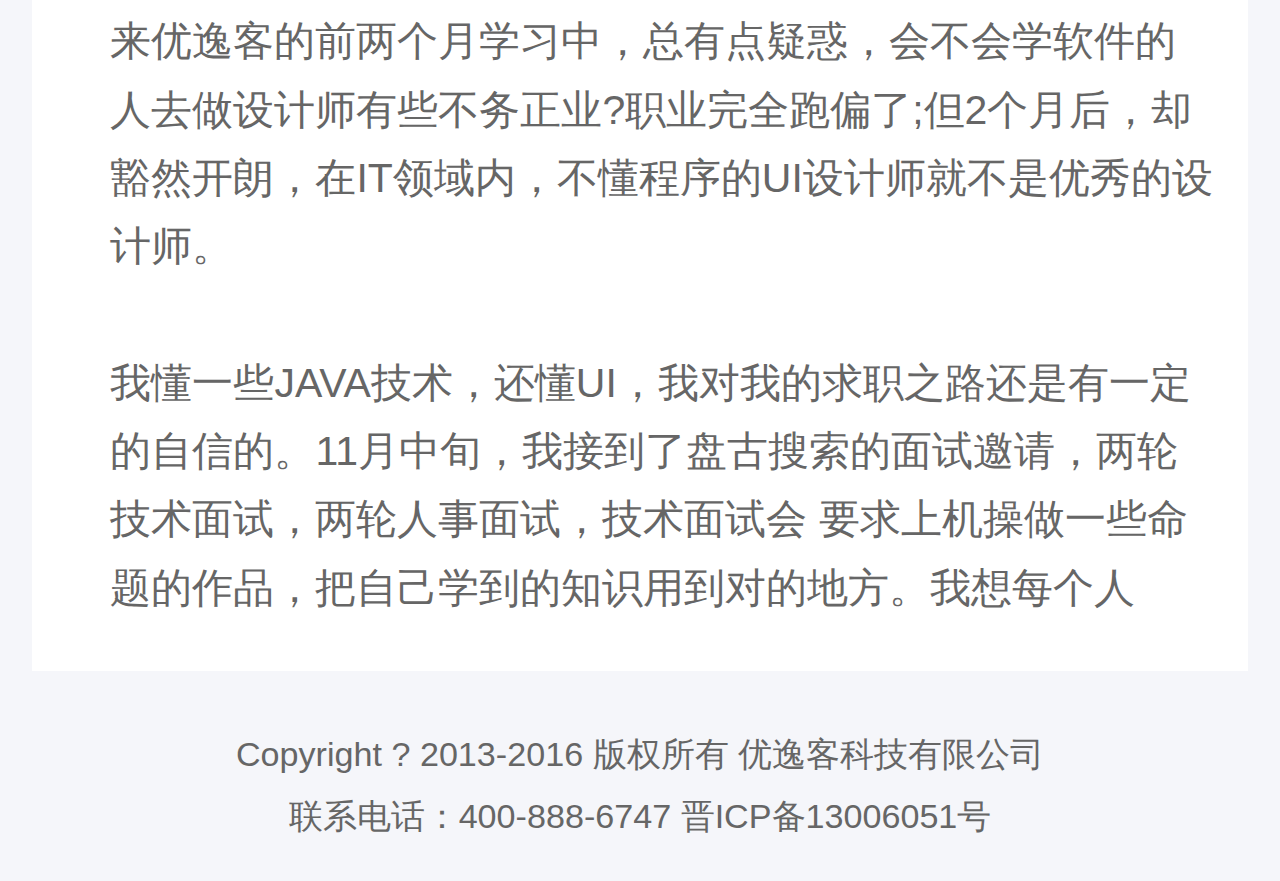
<file: xiangqing.html>
<!DOCTYPE html>
<html>
	<head>
		<meta charset="UTF-8">
		
		<title></title>
		<link rel="stylesheet" type="text/css" href="css/xaingqing.css"/>
		<link rel="stylesheet" type="text/css" href="css/common.css"/>
		<meta name="x5-orientation" content="portrait | landscape"/>
    	<meta name="screen-orientation" content="portrait">
        <!-- 全屏限制 -->
   		 <meta name="x5-fullscreen" content="true"/>
    	<meta name="full-screen" content="yes">
        <!-- 禁止识别电话号码和邮箱 -->
    	<meta name="format-detection" content="telephone=no,email=no"/>
    	<meta name="viewport" content="initial-scale=1.0, maximum-scale=1.0, user-scalable=no" />
    	<script type="text/javascript" src="js/rem.js">
	    	document.addEventListener('plusready', function(){
	   			//console.log("所有plus api都应该在此事件发生后调用，否则会出现plus is undefined。"
	   			
	   		});
   		
    </script>
	</head>
	<body>
	
	<!--优逸客-->
	<div class="you">
		<ul>
			<li>
				<a href="index.html">
					<span>首页</span>
				</a>
			</li>
			<li>
				<a href="shizi.html">
					<span>师资</span>
				</a>
			</li>
			<li>
				<a href="gaoxin.html">
					<span>学员</span>
				</a>
			</li>
			<li>
				<a href="about.html">
					<span>资讯</span>
				</a>
			</li>
			<li>
				<a href="remen.html">
					<span>问题</span>
				</a>
			</li>	
		</ul>
	</div>
	
	<!--banner-->
	<div class="banner">
		<span>你离年薪</span>
		<em>20万</em>
		<span>只差一个</span>
		<i>优逸客</i>
	</div>
	
	<div class="peo">
		<div class="texts">
			<span>首页  > 金牌师资讲师</span>
		</div>
		<div class="jian">
			<div class="pic"></div>
			<div class="right">
				<div class="top2">
					<span>概述</span>
				</div>
				<div class="bottom">
					<div class="left"></div>
					<div class="right">
						<span>刘钊老师</span>
						<em>/星级讲师</em>
						<p>
							<b>专  业:</b><i>艺术设计（硕士）</i><br />
							<b>技  能:</b><i>photoshop</i><br /><i class="text">Axure  C4D等</i><br />
							<b>经  验:</b><i>入行十年以上</i>
						</p>		
					</div>
				</div>
			</div>
		</div>
		
		<div class="jian jie">
			<div class="pic"></div>
			<div class="right">
				<div class="top2">
					<span>教师简介</span>
				</div>
				<div class="bottom">
					<p>
						来优逸客的前两个月学习中，总有点疑惑，会不会学软件的人去做设计师有些不务正业?职业完全跑偏了;但2个月后，却豁然开朗，在IT领域内，不懂程序的UI设计师就不是优秀的设计师。
					</p>
					<p>
						我懂一些JAVA技术，还懂UI，我对我的求职之路还是有一定的自信的。11月中旬，我接到了盘古搜索的面试邀请，两轮技术面试，两轮人事面试，技术面试会 要求上机操做一些命题的作品，把自己学到的知识用到对的地方。我想每个人
					</p>
				</div>
			</div>
		</div>

	</div>
	
	
	
	
	
	<div class="nav">
		<p>Copyright ? 2013-2016 版权所有 优逸客科技有限公司</p>
		<p>联系电话：400-888-6747 晋ICP备13006051号</p>
	</div>
	</body>
</html>
</file>
<file: css/common.css>
body{
	font-family: "Helvetica";
	/* 楼层跳转 */
 	-webkit-overflow-scrolling: touch;
 	overflow-scrolling: touch;
 	font-size: 0.13rem;
}

a,input,form,button{
 	-webkit-tap-highlight-color: rgba(0, 0, 0, 0);
 	/* 消除按钮圆角 */
 	-webkit-appearance: none;
 }
*{
	padding: 0px;
	margin: 0px;
	list-style: none;
	text-decoration: none;
 	/* 禁止用户调整字体大小 */
 	-webkit-text-size-adjust:100%;
 	text-size-adjust:100%;
 	/* 禁止用户选择字体 安卓不支持 */
 	-webkit-user-select:none;
 	user-select:none;
 	/* 字体增粗 */
 	max-height: 9999999px;
 }
</file>
<file: css/jiemian.css>
/*优逸客*/
.you{
	width: 100%;
	height: 0.92rem;
	background: #0078E6;
	position: fixed;
	top: 0rem;
	font-size: 0rem;
	color: white;
}
.you ul:after{
	content: "";
	clear: both;
	display: block;
}
.you ul li:after{
	content: "";
	clear: both;
	display: block;
}
.you ul{
	padding-left: 2.8rem;
}
.you ul li img{
	width: 0.81rem;
	height: auto;
}
.you ul li{
	float: left;
	line-height: 0.92rem;
	margin-right: 0.15rem;
}
.you ul li span{
	font-size: 0.36rem;
	color: white;
	display: block;
}
.you ul li img{
	display: block;
}
.you ul li:nth-child(1){
	margin-top: 0.1rem;
}
/*banner*/
.banner{
	width: 100%;
	height: 2.8rem;
	background: url(../img/banner.png)no-repeat;
	background-size: cover;
	line-height: 2.8rem;
	text-align: center;
	font-weight: bolder;
	margin-top: 0.92rem;
}
.banner span{ 
	font-size: 0.3rem;
	color: white;
	display: inline-block;
}
.banner em{ 
	font-size: 0.3rem;
	font-style: normal;
	color: #EF8B00;
}
.banner i{ 
	font-size: 0.3rem;
	font-style: normal;
	color: #00B5F7;
}


.pic{
	width: 100%;
	background: #F5F6FA;
	padding: 0.2rem 0.3rem;
	box-sizing: border-box;
}
.pic:after{
	content: "";
	display: block;
	clear: both;
}
.pic ul{
	width: 100%;
	/*background: yellow;*/
	overflow: hidden;
}
.pic ul li{
	float: left;
	/*background: purple;*/
	margin-right: 0.23rem;
	margin-bottom: 0.2rem;
	text-align: center;
	
}
.pic ul li:nth-child(4){
	margin-right: 0rem;
}
.pic ul li:nth-child(8){
	margin-right: 0rem;
}
.pic ul li .tops{
	width: 1.55rem;
	height: 1.55rem;
	background: white;
	/*background: yellow;*/
	border-radius: 0.2rem;
	padding-top: 0.2rem;
	box-sizing: border-box;
}
.pic ul li .tops img{
	width:1rem;
	height: auto;
	display: block;
	margin: auto;
}
.pic ul li p{
	font-size: 0.24rem;
	margin: 0.15rem 0rem;
}


/*服务体系*/
.server{
	width: 100%;
	background: #F5F6FA;
	box-sizing: border-box;
	padding-bottom: 0.22rem;
}
.server .top3{
	width: 100%;
	height: 0.65rem;
	background: white;
	text-align: center;
	line-height: 0.65rem;
	box-sizing: border-box;
	border-bottom: 1px solid #E8E8E8;
}
.server .top3 span{
	color: #1378ba;
	font-size: 0.24rem;
}
.server .center{
	width: 100%;
	height: 2.2rem;
	background: white;
}
.server .center .ser-left{
	width: 50%;
	height: 100%;
	background: white;
	float: left;
	box-sizing: border-box;
	border-right: 1px solid #E8E8E8;
	border-bottom: 1px solid #E8E8E8;
}
.server .center .ser-right{
	width: 50%;
	height: 100%;
	background: white;
	float: left;
	border-bottom: 1px solid #E8E8E8;
}
.server .center .ser-left .left{
	width: 40%;
	/*background: purple;*/
	float: left;
	margin-left: 0.18rem;
	margin-top: 0.4rem;
}
.server .center .ser-left .left p{
	font-size: 0.24rem;
	color: #000000;
}
.server .center .ser-left .left em{
	font-size: 0.18rem;
	font-style: normal;
	color: #999999;
	display: block;
	margin-top: 0.1rem;
}

.server .center .ser-left .right{
	width: 50%;
	/*background: purple;*/
	float: right;
	margin-top: 0.4rem;
}
.server .center .ser-left .right img{
	width: 1.4rem;
	height: auto;
}

.server .center .ser-right .left{
	width: 40%;
	/*background: purple;*/
	float: left;
	margin-left: 0.18rem;
	margin-top: 0.4rem;
}
.server .center .ser-right .left p{
	font-size: 0.24rem;
	color: #000000;
}
.server .center .ser-right .left em{
	font-size: 0.18rem;
	font-style: normal;
	color: #999999;
	display: block;
	margin-top: 0.1rem;
}

.server .center .ser-right .right{
	width: 50%;
	/*background: purple;*/
	float: right;
	margin-top: 0.4rem;
}
.server .center .ser-right .right img{
	width: 1.4rem;
	height: auto;
}

.server .bottom2{
	width: 100%;
	background: white;
}
.server .bottom2 ul:after{
	content: "";
	display: block;
	clear: both;
}
.server .bottom2 ul li{
	width: 33.33%;
	height: 1.4rem;
	float: left;
	box-sizing: border-box;
	border-right:1px solid #E8E8E8;
	border-bottom: 1px solid #E8E8E8;
}
.server .bottom2 ul li:nth-child(3){
	border-right: 0rem;
}
.server .bottom2 ul li .left{
	width:30%;
	/*background: purple;*/
	float: left;
	margin: 0.4rem 0.1rem;
}
.server .bottom2 ul li .left img{
	width: 0.7rem;
	display: block;
	height: auto;
}
.server .bottom2 ul li .right{
	width:60%;
	/*background: purple;*/
	float: right;
	margin-top: 0.4rem;
}

.server .bottom2 ul li .right p{
	font-size: 0.24rem;
	color: #000000;
}
.server .bottom2 ul li .right em{
	font-size: 0.18rem;
	font-style: normal;
	color: #999999;
	display: block;
	margin-top: 0.1rem;
}

.dibu{
	width: 100%;
	height: 0.8rem;
	background: white;
	padding:0rem  0.15rem;
	box-sizing: border-box;
}
.dibu ul{
	width: 100%;
	height: 100%;
	/*background: red;*/
	box-sizing: border-box;
}
.dibu ul li{
	width: 30%;
	height: 100%;
	float: left;
	/*background: purple;*/
	line-height: 0.8rem;
}
.dibu ul li img{
	display: block;
	float: left;
}
.dibu ul li span{
	display: inline-block;
	float: left;
	font-size: 0.24rem;
}
.dibu ul li:nth-child(1) img{
	width: 0.39rem;
	height: auto;
	margin-top: 0.25rem;
}
.dibu ul li:nth-child(1) span{
	margin-left: 0.07rem;
}
.dibu ul li:nth-child(3) span{
	float: right;
}
.dibu ul li:nth-child(3) img{
	width: 0.4rem;
	height: auto;
	float: left;
	margin-top: 0.25rem;
	margin-left: 0.6rem;
}
.dibu ul li:nth-child(2){
	width: 32%;
	height: 0.8rem
	margin-top:-0.1rem;
	margin-left: 0.25rem;
	background: #FF7E00;
	border-radius: 0.05rem;
	box-shadow: 0.05rem 0.05rem 0.2rem #FFD8B7;
}
.dibu ul li:nth-child(2) a{
	font-size: 0.3rem;
	color: white;
}
.dibu ul li:nth-child(2) img{
	margin-left: 0.3rem;
	display: block;
	width: 0.4rem;
	height: auto;
	margin-top: 0.2rem;
}

.di{
	width: 100%;
	height: 0.4rem;
	background: #F5F6FA;
}
</file>
<file: css/about.css>
/*优逸客*/
.you{
	width: 100%;
	height: 0.92rem;
	background: #0078E6;
	position: fixed;
	top: 0rem;
	font-size: 0rem;
	color: white;
}
.you ul:after{
	content: "";
	clear: both;
	display: block;
}
.you ul{
	height: 100%;
}
.you ul li{
	width: 20%;
	height: 100%;
	float: left;
	text-align: center;
	line-height: 0.92rem;
	box-sizing: border-box;	
}
.you ul li:nth-child(4){
	border-bottom: 0.05rem solid white;
}
.you ul li span{
	font-size: 0.28rem;
	color: white;
}
/*banner*/
.banner{
	width: 100%;
	height: 2.8rem;
	background: url(../img/banner.png)no-repeat;
	background-size: cover;
	line-height: 2.8rem;
	text-align: center;
	font-weight: bolder;
	margin-top: 0.92rem;
}
.banner span{ 
	font-size: 0.30rem;
	color: white;
	display: inline-block;
}
.banner em{ 
	font-size: 30px;
	font-style: normal;
	color: #EF8B00;
}
.banner i{ 
	font-size: 0.30rem;
	font-style: normal;
	color: #00B5F7;
}

/*简介*/
.peo{
	width: 100%;
	height: auto;
	background:#F5F6FA;
	/*background: yellowgreen;*/
	box-sizing: border-box;
	padding-bottom: 0.01rem;
}
.peo:after{
	content: "";
	clear: both;
	display: block;
}
.peo .texts{
	font-size: 0.22rem;
	padding: 0.23rem 0.32rem;
}
.peo .jian{
	width: 95%;
	margin: auto;
	box-sizing: border-box;
	padding: 0.19rem 0.19rem;
	background: white;
	margin-bottom: 0.1rem;
}
.peo .jian:after{
	display: block;
	clear: both;
	content: "";
}
.peo .jian .pic{
	width: 0.75%;
	height: 0.22rem;
	background: #01B5FF;
	float: left;
	margin-top: 0.05rem;
	margin-right: 0.2rem;
}
.peo .jian .right{
	width: 96%;
	background: white;
	float: right;
}
.peo .jian .right .top2{
	width: 100%;
	/*background: blue;*/
	font-size: 0.24rem;
	padding-bottom: 0.15rem;
	box-sizing: border-box;
	border-bottom: 1px dashed #999999;
	font-weight: bolder;
	color: #444444;
}
.peo .jian .right .bottom{
	width: 100%;
	font-size: 0.24rem;
}
.peo .jian .right .bottom p{
	color: #666666;
	padding: 0.1rem 0rem 0.4rem;
}


.peo .qiye{
	width: 95%;
	margin: auto;
	box-sizing: border-box;
	padding: 0.19rem 0.19rem;
	background: white;
	margin-bottom: 0.1rem;
}
.peo .qiye:after{
	display: block;
	clear: both;
	content: "";
}
.peo .qiye .pic{
	width: 0.75%;
	height: 0.22rem;
	background: #01B5FF;
	float: left;
	margin-top: 0.05rem;
	margin-right: 0.2rem;
}
.peo .qiye .right{
	width: 96%;
	background: white;
	float: right;
}
.peo .qiye .right .top2{
	width: 100%;
	/*background: blue;*/
	font-size: 0.24rem;
	padding-bottom: 0.15rem;
	box-sizing: border-box;
	font-weight: bolder;
	color: #444444;
	border-bottom: 1px dashed #999999;
}
.peo .qiye .right .bottom  img{
	width: 1.4rem;
	height: auto;
}
.peo .qiye .right .bottom{
	width: 100%;
	font-size: 0.24rem;
	text-align: justify;
	box-sizing: border-box;
}
.peo .qiye .right .bottom ul{
	width: 100%;
	padding: 0.36rem 0.36rem 0.05rem 0.36rem;
	box-sizing: border-box;
}
.peo .qiye .right .bottom ul:after{
	content: "";
	width: 100%;
	display: inline-block;
}
.peo .qiye .right .bottom ul li{
	display: inline-block;
}
.peo .qiye .right .bottom ul li img{
	display: block;
}

.peo .linian{
	width: 95%;
	margin: auto;
	box-sizing: border-box;
	padding: 0.19rem 0.19rem;
	background: white;
	margin-bottom: 0.1rem;
}
.peo .linian:after{
	display: block;
	clear: both;
	content: "";
}
.peo .linian .pic{
	width: 0.75%;
	height: 0.22rem;
	background: #01B5FF;
	float: left;
	margin-top: 0.05rem;
	margin-right: 0.2rem;
}
.peo .linian .right{
	width: 96%;
	background: white;
	float: right;
}
.peo .linian .right .top2{
	width: 100%;
	/*background: blue;*/
	font-size: 0.24rem;
	padding-bottom: 0.15rem;
	box-sizing: border-box;
	font-weight: bolder;
	color: #444444;	
	border-bottom: 1px dashed #999999;
}
.peo .linian .right .bottom{
	width: 100%;
	font-size: 0.24rem;
}
.peo .linian .right .bottom p{
	color: #666666;
	font-size: 0.24rem;
	padding: 0.10rem;
}




.nav{
	width: 100%;
	height: auto;
	background: #F5F6FA;
	text-align: center;
	font-size: 0.20rem;
	color: #666666;
	box-sizing: border-box;
	padding: 0.2rem;
	line-height: 0.36rem;
}
.nav img{
	width: 1.7rem;
	height: auto;
	display: block;
	margin: auto;
	margin-bottom: 0.23rem;
}
</file>
<file: css/daik.css>
/*优逸客*/
.you{
	width: 100%;
	height: 0.92rem;
	background: #0078E6;
	position: fixed;
	top: 0rem;
	font-size: 0rem;
	color: white;
}
.you ul:after{
	content: "";
	clear: both;
	display: block;
}
.you ul li:after{
	content: "";
	clear: both;
	display: block;
}
.you ul{
	height: 100%;
}
.you ul li{
	width: 20%;
	float: left;
	text-align: center;
	line-height: 0.92rem;	
}
.you ul li span{
	font-size: 0.28rem;
	color: white;
	display: block;
}
/*banner*/
.banner{
	width: 100%;
	height: 2.8rem;
	background: url(../img/banner.png)no-repeat;
	background-size: cover;
	line-height: 2.8rem;
	text-align: center;
	font-weight: bolder;
	margin-top: 0.92rem;
}
.banner span{ 
	font-size: 0.3rem;
	color: white;
	display: inline-block;
}
.banner em{ 
	font-size: 0.3rem;
	font-style: normal;
	color: #EF8B00;
}
.banner i{ 
	font-size: 0.3rem;
	font-style: normal;
	color: #00B5F7;
}


/*简介*/
.peo{
	width: 100%;
	height: auto;
	background:#F5F6FA;
	/*background: yellowgreen;*/
	box-sizing: border-box;
	padding-bottom: 0.01rem;
}
.peo:after{
	content: "";
	clear: both;
	display: block;
}
.peo .texts{
	width: 100%;
	font-size: 0.22rem;
	box-sizing: border-box;
	padding: 0.23rem 0.32rem;
}
.peo .jian{
	width: 95%;
	margin: auto;
	box-sizing: border-box;
	padding: 0.19rem 0.19rem;
	background: white;
	margin-bottom: 0.1rem;
	
}
.peo .jian:after{
	display: block;
	clear: both;
	content: "";
}
.peo .jian .pic{
	width: 0.75%;
	height: 0.22rem;
	background: #01B5FF;
	float: left;
	margin-top: 0.05rem;
	margin-right: 0.2rem;
	
}
.peo .jian .right{
	width: 96%;
	background: white;
	float: right;
}
.peo .jian .right .top2{
	width: 100%;
	/*background: blue;*/
	font-size: 0.24rem;
	padding-bottom: 0.15rem;
	box-sizing: border-box;
	border-bottom: 0.02rem dashed #999999;
	color: #444444;
	text-align: left;
}
.peo .jian .right .top2 p{
	margin-top: 0.1rem;
	color: #666666;
}
.peo .jian .right .top2 span{
	display: block;
	padding-bottom: 0.1rem;
	border-bottom: 0.01rem dashed #999999;
}
.peo .jian .right .top2 .box{
	width: 100%;
	height: 3.64rem;
	background: #474747;
}
.peo .jian .right .fenx{
	width:100%;
	height: 0.8rem;
	line-height: 0.8rem;
	/*background: red;*/
	font-size: 0.24rem;
	box-sizing: border-box;
}
.peo .jian .right .fenx  .left{
	width: 65%;
	/*background: yellow;*/
	float: left;
}
.peo .jian .right .fenx img{
	width: 0.47rem;
	height: auto;
	margin-top: 0.2rem;
	display: block;
	float: left;
	margin-right: 0.1rem;
}
.peo .jian .right .fenx em{
	font-style: normal;
	display: block;
	float: left;
}
.peo .jian .right .fenx .right{
	width: 20%;
	height: 100%;
	/*background: green;*/
	float: right;
}
.peo .jian .right .fenx .right img{
	float: right;
	margin-right: 0.1rem;
}

.nav{
	width: 100%;
	height: auto;
	background: #F5F6FA;
	text-align: center;
	font-size: 0.20rem;
	color: #666666;
	box-sizing: border-box;
	padding: 0.2rem;
	line-height: 0.36rem;
}
</file>
<file: css/gaoxin.css>
/*优逸客*/
.you{
	width: 100%;
	height: 0.92rem;
	background: #0078E6;
	position: fixed;
	top: 0rem;
	font-size: 0rem;
	color: white;
}
.you ul:after{
	content: "";
	clear: both;
	display: block;
}
.you ul{
	height: 100%;
}
.you ul li{
	width: 20%;
	height: 100%;
	float: left;
	text-align: center;
	line-height: 0.92rem;
	box-sizing: border-box;	
}
.you ul li:nth-child(3){
	border-bottom: 0.05rem solid white;
}
.you ul li span{
	font-size: 0.28rem;
	color: white;
}

/*banner*/
.banner{
	width: 100%;
	height: 2.8rem;
	background: url(../img/banner.png)no-repeat;
	background-size: cover;
	line-height: 2.8rem;
	text-align: center;
	font-weight: bolder;
	margin-top: 0.92rem;
}
.banner span{ 
	font-size: 0.30rem;
	color: white;
	display: inline-block;
}
.banner em{ 
	font-size: 0.30rem;
	font-style: normal;
	color: #EF8B00;
}
.banner i{ 
	font-size: 0.30rem;
	font-style: normal;
	color: #00B5F7;
}

/*简介*/
.peo{
	width: 100%;
	height: auto;
	background:#F5F6FA;
	box-sizing: border-box;
	padding-bottom: 0.01rem;
}
.peo:after{
	content: "";
	clear: both;
	display: block;
}
.peo .texts{
	font-size: 0.22rem;
	padding: 0.23rem 0.32rem;
}
.peo .jian{
	width: 95%;
	height: 1.86rem;
	margin: auto;
	box-sizing: border-box;
	padding: 0.22rem;
	background: white;
	margin-bottom: 0.1rem;
}
.peo .jian .pic{
	width: 26.7%;
	height: 1.45rem;
	float: left;
}
.peo .jian .pic img{
	width: 1.78rem;
	height: auto;
}
.peo .jian .right{
	width: 60%;
	height: 1.45rem;
	float: left;
	margin-left: 0.3rem;
}
.peo .jian .right ul{
	line-height: 0.45rem;
}
.peo .jian .right ul li:nth-child(1) i{
	font-size: 0.26rem;
	color: #111111;
	display: inline-block;
	font-style: normal;
}
.peo .jian .right ul li:nth-child(1) em{
	font-size: 0.14rem;
	color: #444444;
	font-style: normal;
	display: inline-block;
}
.peo .jian .right ul li:nth-child(1) span{
	width: 1.10rem;
	height: 0.01rem;
	display: block;
	box-sizing: border-box;
	border: 0.01rem dotted #818181;
}
.peo .jian .right ul li:nth-child(2) i{
	font-size: 0.26rem;
	color: #94D43B;
	display: inline-block;
	font-style: normal;
}
.peo .jian .right ul li:nth-child(2) span{
	font-size: 0.22rem;
	color: #94D43B;
}
.peo .jian .right ul li:nth-child(3) span{
	font-size: 0.24rem;
	color: #444444;
}

.bot{
	width: 100%;
	box-sizing: border-box;
	/*float: left;*/
	padding: 0.18rem 0.24rem;
}
.bot:after{
	content: "";
	display: block;
	clear: both;
}
.bot ul:after{
	content: "";
	display: block;
	clear: both;
}
.bot ul{
	width: 100%;
	height: 100%;
	/*background: purple;*/
}
.bot ul li{
	width: 1.51rem;
	height: 0.51rem;
	border-radius: 0.4rem;
	background: #01B5FF;
	float: right;
	box-sizing: border-box;
	padding: 0.08rem;
	float: left;
	display: inline-block;
	margin-right: 0.36rem;
	padding: 0.1rem;
	box-sizing: border-box;
}
.bot ul li .box{
	width: 0.34rem;
	height: 0.34rem;
	border-radius: 50%;
	box-sizing: border-box;
	border: 0.01rem solid white;
	text-align: center;
	line-height: 0.35rem;
	font-size: 0.18rem;
	float: left;
}
.bot ul li .right{
	text-align: center;
	line-height: 0.35rem;
	font-size: 0.25rem;
	color: white;
	float:center;
}
.bot ul li .boxs{
	float: right;
}
.bot ul li:nth-child(3){
	text-align: center;
	line-height: 0.35rem;
	font-size: 0.25rem;
	border: 0.01rem solid #666666;
	background: white;
}
.bot ul li:nth-child(3) a{
	color: #666666;
}
.bot ul li:nth-child(4) .right{
	text-align: center;
	line-height: 0.35rem;
	font-size: 0.25rem;
	color: white;
	float:center;
}
.bot ul li:nth-child(1){
	width: 0.51rem;
	height: 0.51rem;
	border-radius: 50%;
	background: #01B5FF;
	padding: 0.08rem;
}
.bot ul li:nth-child(1) .box{
	width: 100%;
	height: 100%;
	border-radius: 50%;
	background: #01B5FF;
	border: 0.01rem solid white;
	text-align: center;
	line-height: 0.37rem;
	font-size: 0.18rem;
	
}

.bot ul li:nth-child(5){
	width: 0.51rem;
	height: 0.51rem;
	border-radius: 50%;
	background: #01B5FF;
	margin-right: 0rem;
	padding: 0.08rem;
}
.bot ul li:nth-child(5) .box{
	width: 100%;
	height: 100%;
	border-radius: 50%;
	background: #01B5FF;
	border: 0.01rem solid white;
	text-align: center;
	line-height: 0.37rem;
	font-size: 0.18rem;
}
.bot ul li a{
	color: white;
}

.nav{
	width: 100%;
	height: auto;
	background: #F5F6FA;
	text-align: center;
	font-size: 0.20rem;
	color: #666666;
	box-sizing: border-box;
	padding: 0.2rem;
	line-height: 0.36rem;
}
</file>
<file: css/meiti.css>
/*优逸客*/
.you{
	width: 100%;
	height: 0.92rem;
	background: #0078E6;
	position: fixed;
	top: 0rem;
	font-size: 0rem;
	color: white;
}
.you ul:after{
	content: "";
	clear: both;
	display: block;
}
.you ul li:after{
	content: "";
	clear: both;
	display: block;
}
.you ul{
	height: 100%;
}
.you ul li{
	width: 20%;
	float: left;
	text-align: center;
	line-height: 0.92rem;	
}
.you ul li span{
	font-size: 0.28rem;
	color: white;
	display: block;
}

/*banner*/
.banner{
	width: 100%;
	height: 2.8rem;
	background: url(../img/banner.png)no-repeat;
	background-size: cover;
	line-height: 2.8rem;
	text-align: center;
	font-weight: bolder;
	margin-top: 0.92rem;
}
.banner span{ 
	font-size: 0.3rem;
	color: white;
	display: inline-block;
}
.banner em{ 
	font-size: 0.3rem;
	font-style: normal;
	color: #EF8B00;
}
.banner i{ 
	font-size: 0.3rem;
	font-style: normal;
	color: #00B5F7;
}

/*简介*/
.peo{
	width: 100%;
	height: auto;
	background:#F5F6FA;
	/*background: yellowgreen;*/
	box-sizing: border-box;
	padding-bottom: 0.01rem;
}
.peo:after{
	content: "";
	clear: both;
	display: block;
}
.peo .texts{
	font-size: 0.22rem;
	padding: 0.23rem 0.32rem;
}
.peo .jian{
	width: 100%;
	height: auto;
	background:white;
	padding: 0.2rem 0.25rem;
	box-sizing: border-box;
	margin-bottom: 0.1rem;
}
.peo .jian .tops{
	width: 100%;
	font-size: 0.26rem;
}
.peo .jian .bottom{
	width: 100%;
	/*background: blue;*/
	margin-top: 0.2rem;
}
.peo .jian .bottom:after{
	content: "";
	clear: both;
	display: block;
}
.peo .jian .bottom .left{
	/*width: 30%;*/
	/*background: pink;*/
	float: left;
}
.peo .jian .bottom .left .wai{
	width: 1.93rem;
	height: 1.45rem;
	box-sizing: border-box;
	border: 0.01rem solid #01B5FF;
	margin-left: 0.15rem;
}
.peo .jian .bottom .left .nei{
	width: 1.93rem;
	height: 1.45rem;
	background: #C8C8C8;
	float: left;
	margin-top: -1.3rem;

}
.peo .jian .bottom .left .nei img{
	width: 1.99rem;
	height: auto;
}
.peo .jian .bottom .right{
	width: 65%;
	/*background: orange;*/
	float:left;
	font-size: 0.24rem;
	color: #494747;
	margin-left: 0.2rem;
	margin-top: 0.15rem;
}

.peo .jian .talk{
	width: 100%;
	height: 0.62rem;
	background: white;
	margin-top: 0.2rem;
	box-sizing: border-box;
	border-top: 0.01rem solid #CECECE;
	border-bottom: 0.01rem solid #CECECE;
}

.peo .jian .talk ul{
	width: 100%;
	height: 100%;
	/*background: purple;*/
}
.jian .talk ul li{
	width: 33.33%;
	height: 100%;
	display: block;
	float: left;
	/*background: pink;*/
	font-size: 0.2rem;
	color: #828282;	
}
.jian .talk ul li img{
	width: 0.37rem;
	height: auto;
	margin-top: 0.15rem;
	margin-left: 0.1rem;
}
.jian .talk ul li span{
	display: block;
	margin-top: -0.32rem;
	margin-left: 0.5rem;
}
.jian .talk ul li:nth-child(2) img{
	margin-left: 0rem;
}
.jian .talk ul li:nth-child(2) span{
	margin-top: -0.36rem;
	margin-left: 0.4rem;
}
.jian .talk ul li:nth-child(3) span{
	margin-top: -0.36rem;
}

.bot{
	width: 100%;
	/*height: 0.7rem;*/
	/*background: yellow;*/
	box-sizing: border-box;
	/*float: left;*/
	padding: 0.18rem 0.24rem;
}
.bot:after{
	content: "";
	display: block;
	clear: both;
}
.bot ul:after{
	content: "";
	display: block;
	clear: both;
}
.bot ul{
	width: 100%;
	height: 100%;
	/*background: purple;*/
}
.bot ul li{
	width: 1.51rem;
	height: 0.51rem;
	border-radius: 0.4rem;
	background: #01B5FF;
	float: right;
	box-sizing: border-box;
	padding: 0.08rem;
	float: left;
	display: inline-block;
	margin-right: 0.36rem;
	padding: 0.1rem;
	box-sizing: border-box;
}
.bot ul li .box{
	width: 0.34rem;
	height: 0.34rem;
	border-radius: 50%;
	box-sizing: border-box;
	border: 0.01rem solid white;
	text-align: center;
	line-height: 0.35rem;
	font-size: 0.18rem;
	float: left;
}
.bot ul li .right{
	text-align: center;
	line-height: 0.35rem;
	font-size: 0.25rem;
	color: white;
	float:center;
}
.bot ul li .boxs{
	float: right;
}

.bot ul li:nth-child(3){
	text-align: center;
	line-height: 0.35rem;
	font-size: 0.25rem;
	border: 0.01rem solid #666666;
	background: white;
}
.bot ul li:nth-child(3) a{
	color: #666666;
}
.bot ul li:nth-child(4) .right{
	text-align: center;
	line-height: 0.35rem;
	font-size: 0.25rem;
	color: white;
	float:center;
}


.bot ul li:nth-child(1){
	width: 0.51rem;
	height: 0.51rem;
	border-radius: 50%;
	background: #01B5FF;
	padding: 0.08rem;
}
.bot ul li:nth-child(1) .box{
	width: 100%;
	height: 100%;
	border-radius: 50%;
	background: #01B5FF;
	border: 0.01rem solid white;
	text-align: center;
	line-height: 0.37rem;
	font-size: 0.18rem;
	
}

.bot ul li:nth-child(5){
	width: 0.51rem;
	height: 0.51rem;
	border-radius: 50%;
	background: #01B5FF;
	margin-right: 0rem;
	padding: 0.08rem;
}
.bot ul li:nth-child(5) .box{
	width: 100%;
	height: 100%;
	border-radius: 50%;
	background: #01B5FF;
	border: 0.01rem solid white;
	text-align: center;
	line-height: 0.37rem;
	font-size: 0.18rem;
}
.bot ul li a{
	color: white;
}

.nav{
	width: 100%;
	height: auto;
	background: #F5F6FA;
	text-align: center;
	font-size: 0.20rem;
	color: #666666;
	box-sizing: border-box;
	padding: 0.2rem;
	line-height: 0.36rem;
}
</file>
<file: css/qianduan.css>
/*优逸客*/
.you{
	width: 100%;
	height: 0.92rem;
	background: #0078E6;
	position: fixed;
	z-index: 2;
	top: 0rem;
	font-size: 0rem;
	color: white;
}
.you ul:after{
	content: "";
	clear: both;
	display: block;
}
.you ul li:after{
	content: "";
	clear: both;
	display: block;
}
.you ul{
	/*background: red;*/
	height: 100%;
}
.you ul li{
	width: 20%;
	float: left;
	text-align: center;
	line-height: 0.92rem;	
}
.you ul li span{
	font-size: 0.28rem;
	color: white;
	display: block;
}

/*banner*/
.banner{
	width: 100%;
	height: 2.8rem;
	background: url(../img/banner.png)no-repeat;
	background-size: cover;
	line-height: 2.8rem;
	text-align: center;
	font-weight: bolder;
	margin-top: 0.92rem;
}
.banner span{ 
	font-size: 0.3rem;
	color: white;
	display: inline-block;
}
.banner em{ 
	font-size: 0.3rem;
	font-style: normal;
	color: #EF8B00;
}
.banner i{ 
	font-size: 0.3rem;
	font-style: normal;
	color: #00B5F7;
}


/*简介*/
.peo{
	width: 100%;
	height: auto;
	background:#F5F6FA;
	/*background: yellowgreen;*/
	box-sizing: border-box;
	padding-bottom: 0.01rem;
}
.peo:after{
	content: "";
	clear: both;
	display: block;
}
.peo .texts{
	width: 100%;
	font-size: 0.22rem;
	box-sizing: border-box;
	padding: 0.23rem 0.32rem;
}
.peo .jian{
	width: 95%;
	margin: auto;
	box-sizing: border-box;
	padding: 0.19rem 0.19rem;
	background: white;
	margin-bottom: 0.1rem;
}
.peo .jian:after{
	display: block;
	clear: both;
	content: "";
}
.peo ul{
	width: 100%;
	/*background: yellowgreen;*/
}
.peo .jian ul:after{
	display: block;
	clear: both;
	content: "";
}
.peo ul li{
	width:25%;
	/*background: pink;*/
	float: left;
	text-align: center;
	font-size: 0.24rem;
	margin-bottom: 0.1rem;
	margin-top: 0.1rem;
}
.peo ul li img{
	width:1.26rem;
	height: auto;
}

.peo .jian .pic{
	width: 0.75%;
	height: 0.22rem;
	background: #01B5FF;
	float: left;
	margin-top: 0.05rem;
	margin-right: 0.2rem;
}
.peo .jian .right{
	width: 96%;
	background: white;
	float: right;
}
.peo .jian .right .top2{
	width: 100%;
	/*background: blue;*/
	font-size: 0.24rem;
	padding-bottom: 0.15rem;
	box-sizing: border-box;
	border-bottom: 1px dashed #999999;
	font-weight: bolder;
	color: #444444;
}
.peo .jian .right p{
	width: 100%;
	font-size: 0.24rem;
	line-height: 0.35rem;
	color: #666666;
}
.peo .jian .right em{
	font-size: 0.24rem;
	color: #26BAFF;
	font-weight: bolder;
	font-style: normal;
}
.peo .jian .right .below{
	width: 6.4rem;
	height: 4.75rem;
	/*background: blue;*/
	text-align: center;
	font-size: 0.26rem;
	box-sizing: border-box;
}
.peo .jian .right .below img{
	width: 6.4rem;
	height: auto;
}
.peo .jian .right .below{
	width: 6.4rem;
	height: 4.75rem;
	/*background: blue;*/
	text-align: center;
	font-size: 0.26rem;
	box-sizing: border-box;
}
.peo .jian .right .belows{
	width: 100%;
	/*background: red;*/
	box-sizing: border-box;	
	margin-top: 0.1rem;
}
.peo .jian .right .belows ul:after{
	content: "";
	clear: both;
	display: block;
}
.peo .jian .right .belows ul li{
	width: 100%;
}
.peo .jian .right .belows ul li .lefts{
	width: 0.6rem;
	/*background: yellowgreen;*/
	float: left;
	margin-right: 0.18rem;
}
.peo .jian .right .belows ul li img{
	width: 0.58rem;
	height: auto;
	display: block;
}
.peo .jian .right .belows ul li .rights{
	width: 4rem;
	/*background: yellow;*/
	text-align: left;
	float: left;
	/*margin-left:0.8rem;*/
}
.peo .jian .right .belows ul li .rights span{
	color: #01b5ff;
}
.peo .jian .right .belows ul li .rights em{
	color: #3e3a39;
	font-style: normal;
}
.peo .jian .right .below2{
	width: 100%;
	/*background: red;*/
	box-sizing: border-box;
	margin-top: 0.1rem;
}
.peo .jian .right .below2 ul{
	width: 100%;
	/*background: purple;*/
}
.peo .jian .right .below2 ul li{
	width: 100%;
	height: 0.6rem;
	/*background: pink;*/
	line-height: 0.6rem;
	box-sizing: border-box;
	margin: 0rem;
	border-left: 0.02rem dashed #01B5FF;
}
.peo .jian .right .below2 ul li:nth-child(1){
	border: 0rem;
}
.peo .jian .right .below2 ul li i,span{
	color: #666666;
	font-style: normal;
}
.peo .jian .right .below2 ul li em{
	color: #ffa201;
	font-style: normal;
}
.peo .jian .right .below2 ul li:nth-child(1){
	text-align: left;

}
.peo .jian .right .below2 ul li:nth-child(1) em{
	color: #000000;
	font-weight: 500;
	margin-left: 0.1rem;
}
.peo .jian .right .below2 ul li:nth-child(1) em:nth-child(2){
	margin-left: 0.9rem;
}
.peo .jian .right .below2 ul li:nth-child(1) em:nth-child(3){
	margin-left:1.9rem;
}
.peo .jian .right .below2 ul li:nth-child(2) em{
	margin-left: 0.1rem;
}
.peo .jian .right .below2 ul li:nth-child(2) span{
	margin-left: 0.1rem;
}
.peo .jian .right .below2 ul li:nth-child(3) em{
	margin-left: 0.1rem;
}
.peo .jian .right .below2 ul li:nth-child(3) span{
	margin-left: 0.1rem;
}
.peo .jian .right .below2 ul li:nth-child(4) em{
	margin-left: 0.1rem;
}
.peo .jian .right .below2 ul li:nth-child(4) span{
	margin-left: 0.1rem;
}
.peo .jian .right .below2 ul li:nth-child(5) em{
	margin-left: 0.1rem;
}
.peo .jian .right .below2 ul li:nth-child(5) span{
	margin-left: 0.1rem;
}
.peo .jian .right .below2 ul li:nth-child(6) em{
	margin-left: 0.1rem;
}
.peo .jian .right .below2 ul li:nth-child(6) span{
	margin-left: 0.1rem;
}

.peo .jian .right1{
	width: 100%;
	position: relative;
	float: left;
}
.peo .jian .right1 .pic{
	float: left;
}
.peo .jian .right1 .top2{
	width: 95%;
	/*float: left;*/
	margin-top: -0.25rem;
	margin-left: 0.2rem;
}
.peo .jian .right1 .course{
   width:100%;
   height:4.3rem;
   background: white;
   /*background: red;*/
}
.peo .jian .right1 .course .cir{
	width: 0.9rem;
	height: 0.9rem;
	text-align: center;
	line-height: 0.9rem;
	color: white;
	background: #00a0e9;
	border-radius: 50%;
	position: absolute;
	top:1.5rem;
	left:1.5rem;
}
.peo .jian .right1 .course .c2{
	width: 1.1rem;
	height: 1.1rem;
	top:0.4rem;
	left:0.7rem;
	line-height:1.1rem;
}
.peo .jian .right1 .course .c3{
	width: 1.35rem;
	height: 1.35rem;
	top:1.7rem;
	left:0.14rem;
	line-height:1.35rem;
}
.peo .jian .right1 .course .c4{
	width: 0.8rem;
	height: 0.8rem;
	top:3.25rem;
	left:0.45rem;
	line-height:0.8rem;
}
.peo .jian .right1 .course .c5{
	width: 1.2rem;
	height: 1.2rem;
	top:2.5rem;
	left:1.4rem;
	line-height:1.2rem;
}
.peo .jian .right1 .course .c6{
	width: 1.6rem;
	height: 1.6rem;
	top:0.48rem;
	left:2.46rem;
	line-height:1.6rem;
}
.peo .jian .right1 .course .c7{
	width: 1.4rem;
	height: 1.4rem;
	top:2.47rem;
	left:2.7rem;
	line-height:0.3rem;
	box-sizing: border-box;
	padding-top: 0.35rem;
}
.peo .jian .right1 .course .c8{
	width: 1.25rem;
	height: 1.25rem;
	top:1.55rem;
	left:3.93rem;
	line-height:1.25rem;
}
.peo .jian .right1 .course .c9{
	width: 1rem;
	height: 1rem;
	top:0.5rem;
	left:4.7rem;
	line-height:1rem;
}
.peo .jian .right1 .course .c10{
	width: 1.4rem;
	height: 1.4rem;
	top:2.8rem;
	left:4.25rem;
	line-height:1.4rem;
}
.peo .jian .right1 .course .c11{
	width: 1.3rem;
	height: 1.3rem;
	top1.42rem;
	left:5.35rem;
	line-height:1.3rem;
}
.peo .jian .right1 .course .cir .a1{
   font-size: 0.17rem;
}
.peo .jian .right1 .course .cir .a2{
   font-size: 0.21rem;
}
.peo .jian .right1 .course .cir .a3{
   font-size: 0.24rem;
}




.nav{
	width: 100%;
	height: auto;
	background: #F5F6FA;
	text-align: center;
	font-size: 0.20rem;
	color: #666666;
	box-sizing: border-box;
	padding: 0.2rem;
	line-height: 0.36rem;
}
</file>
<file: css/remen.css>
/*优逸客*/
.you{
	width: 100%;
	height: 0.92rem;
	background: #0078E6;
	position: fixed;
	top: 0rem;
	font-size: 0rem;
	color: white;
}
.you ul:after{
	content: "";
	clear: both;
	display: block;
}
.you ul{
	height: 100%;
}
.you ul li{
	width: 20%;
	height: 100%;
	float: left;
	text-align: center;
	line-height: 0.92rem;
	box-sizing: border-box;	
}
.you ul li:nth-child(5){
	border-bottom: 0.05rem solid white;
}
.you ul li span{
	font-size: 0.28rem;
	color: white;
}

/*banner*/
.banner{
	width: 100%;
	height: 2.8rem;
	background: url(../img/banner.png)no-repeat;
	background-size: cover;
	line-height: 2.8rem;
	text-align: center;
	margin-top: 0.92rem;
	font-weight: bolder;
}
.banner span{ 
	font-size: 0.3rem;
	color: white;
	display: inline-block;
}
.banner em{ 
	font-size: 0.3rem;
	font-style: normal;
	color: #EF8B00;
}
.banner i{ 
	font-size: 0.3rem;
	font-style: normal;
	color: #00B5F7;
}


/*简介*/
.peo{
	width: 100%;
	height: auto;
	background:#F5F6FA;
	/*background: yellowgreen;*/
	box-sizing: border-box;
	padding-bottom: 0.01rem;
}
.peo:after{
	content: "";
	clear: both;
	display: block;
}
.peo .texts{
	width: 100%;
	font-size: 0.22rem;
	box-sizing: border-box;
	padding: 0.23rem 0.32rem;
}
.peo .jian{
	width: 95%;
	margin: auto;
	box-sizing: border-box;
	padding: 0.19rem 0.19rem;
	background: white;
	margin-bottom: 0.1rem;
	
}
.peo .jian:after{
	display: block;
	clear: both;
	content: "";
}
.peo ul{
	width: 100%;
	/*background: yellowgreen;*/
}
.peo .jian ul:after{
	display: block;
	clear: both;
	content: "";
}
.peo ul li{
	width:25%;
	/*background: pink;*/
	float: left;
	text-align: center;
	font-size: 0.24rem;
	margin-bottom: 0.1rem;
	margin-top: 0.1rem;
}
.peo ul li img{
	width:1.26rem;
	height: auto;
}

.peo .jian ul{
	width: 100%;
	/*background: red;*/
}
.peo .jian ul li{
	width: 100%;
}
.peo .jian .pic{
	width: 0.75%;
	height: 0.22rem;
	background: #01B5FF;
	float: left;
	margin-top: 0.05rem;
	margin-right: 0.2rem;
}
.peo .jian .right{
	width: 96%;
	background: white;
	float: right;
}
.peo .jian .right .top2{
	width: 100%;
	/*background: blue;*/
	font-size: 0.24rem;
	padding-bottom: 0.15rem;
	box-sizing: border-box;
	/*border-bottom: 1px dashed #999999;*/
	color: #444444;
	text-align: left;
}
.peo .jian .right .top2 p{
	margin-top: 0.3rem;
	color: #666666;
}
.peo .jian .right .top2 em{
	color: #ff9300;
	font-style: normal;
	display: block;
	text-align: center;
	padding-bottom: 0.1rem;
	box-sizing: border-box;
	margin-top: -0.2rem;
	border-bottom: 0.01rem dashed #999999;
}



.bot{
	width: 100%;
	/*height: 0.7rem;*/
	/*background: yellow;*/
	box-sizing: border-box;
	/*float: left;*/
	padding: 0.18rem 0.24rem;
}
.bot:after{
	content: "";
	display: block;
	clear: both;
}
.bot ul:after{
	content: "";
	display: block;
	clear: both;
}
.bot ul{
	width: 100%;
	height: 100%;
	/*background: purple;*/
}
.bot ul li{
	width: 1.51rem;
	height: 0.51rem;
	border-radius: 0.4rem;
	background: #01B5FF;
	float: right;
	box-sizing: border-box;
	padding: 0.08rem;
	float: left;
	display: inline-block;
	margin-right: 0.36rem;
	padding: 0.1rem;
	box-sizing: border-box;
}
.bot ul li .box{
	width: 0.34rem;
	height: 0.34rem;
	border-radius: 50%;
	box-sizing: border-box;
	border: 0.01rem solid white;
	text-align: center;
	line-height: 0.35rem;
	font-size: 0.18rem;
	float: left;
}
.bot ul li .right{
	text-align: center;
	line-height: 0.35rem;
	font-size: 0.25rem;
	color: white;
	float:center;
}
.bot ul li .boxs{
	float: right;
}

.bot ul li:nth-child(3){
	text-align: center;
	line-height: 0.35rem;
	font-size: 0.25rem;
	border: 0.01rem solid #666666;
	background: white;
}
.bot ul li:nth-child(3) a{
	color: #666666;
}
.bot ul li:nth-child(4) .right{
	text-align: center;
	line-height: 0.35rem;
	font-size: 0.25rem;
	color: white;
	float:center;
}


.bot ul li:nth-child(1){
	width: 0.51rem;
	height: 0.51rem;
	border-radius: 50%;
	background: #01B5FF;
	padding: 0.08rem;
}
.bot ul li:nth-child(1) .box{
	width: 100%;
	height: 100%;
	border-radius: 50%;
	background: #01B5FF;
	border: 0.01rem solid white;
	text-align: center;
	line-height: 0.37rem;
	font-size: 0.18rem;
	
}

.bot ul li:nth-child(5){
	width: 0.51rem;
	height: 0.51rem;
	border-radius: 50%;
	background: #01B5FF;
	margin-right: 0rem;
	padding: 0.08rem;
}
.bot ul li:nth-child(5) .box{
	width: 100%;
	height: 100%;
	border-radius: 50%;
	background: #01B5FF;
	border: 0.01rem solid white;
	text-align: center;
	line-height: 0.37rem;
	font-size: 0.18rem;
}
.bot ul li a{
	color: white;
}




.nav{
	width: 100%;
	height: auto;
	background: #F5F6FA;
	text-align: center;
	font-size: 0.20rem;
	color: #666666;
	box-sizing: border-box;
	padding: 0.2rem;
	line-height: 0.36rem;
}
</file>
<file: css/renmxq.css>
/*优逸客*/
.you{
	width: 100%;
	height: 0.92rem;
	background: #0078E6;
	position: fixed;
	top: 0rem;
	font-size: 0rem;
	color: white;
}
.you ul:after{
	content: "";
	clear: both;
	display: block;
}
.you ul{
	height: 100%;
}
.you ul li{
	width: 20%;
	height: 100%;
	float: left;
	text-align: center;
	line-height: 0.92rem;
	box-sizing: border-box;	
}
.you ul li:nth-child(5){
	border-bottom: 0.05rem solid white;
}
.you ul li span{
	font-size: 0.28rem;
	color: white;
}

/*banner*/
.banner{
	width: 100%;
	height: 2.8rem;
	background: url(../img/banner.png)no-repeat;
	background-size: cover;
	line-height: 2.8rem;
	text-align: center;
	font-weight: bolder;
	margin-top: 0.92rem;
}
.banner span{ 
	font-size: 0.3rem;
	color: white;
	display: inline-block;
}
.banner em{ 
	font-size: 0.3rem;
	font-style: normal;
	color: #EF8B00;
}
.banner i{ 
	font-size: 0.3rem;
	font-style: normal;
	color: #00B5F7;
}


/*简介*/
.peo{
	width: 100%;
	height: auto;
	background:#F5F6FA;
	/*background: yellowgreen;*/
	box-sizing: border-box;
	padding-bottom: 0.01rem;
}
.peo:after{
	content: "";
	clear: both;
	display: block;
}
.peo .texts{
	width: 100%;
	font-size: 0.22rem;
	box-sizing: border-box;
	padding: 0.23rem 0.32rem;
}
.peo .jian{
	width: 95%;
	margin: auto;
	box-sizing: border-box;
	padding: 0.19rem 0.19rem;
	background: white;
	margin-bottom: 0.1rem;
	
}
.peo .jian:after{
	display: block;
	clear: both;
	content: "";
}
.peo .jian .pic{
	width: 0.75%;
	height: 0.22rem;
	background: #01B5FF;
	float: left;
	margin-top: 0.05rem;
	margin-right: 0.2rem;
	
}
.peo .jian .right{
	width: 96%;
	background: white;
	float: right;
}
.peo .jian .right .top2{
	width: 100%;
	/*background: blue;*/
	font-size: 0.24rem;
	padding-bottom: 0.15rem;
	box-sizing: border-box;
	border-bottom: 0.01rem dashed #999999;
	color: #444444;
	text-align: left;
}
.peo .jian .right .top2 p{
	margin-top: 0.1rem;
	color: #666666;
}
.peo .jian .right .top2 span{
	display: block;
	padding-bottom: 0.1rem;
	border-bottom: 0.01rem dashed #999999;
}
.peo .jian .right .top2 .box{
	width: 100%;
	height: 3.64rem;
	background: url(../img/remen.png)no-repeat;
	background-size: cover;
	background-position: center;
}
.peo .jian .right .fenx{
	width:100%;
	height: 0.8rem;
	line-height: 0.8rem;
	/*background: red;*/
	font-size: 0.24rem;
	box-sizing: border-box;
}
.peo .jian .right .fenx  .left{
	width: 75%;
	/*background: yellow;*/
	float: left;
}
.peo .jian .right .fenx img{
	width: 0.47rem;
	height: auto;
	margin-top: 0.2rem;
	display: block;
	float: left;
	margin-right: 0.1rem;
}
.peo .jian .right .fenx em{
	font-style: normal;
	display: block;
	float: left;
}
.peo .jian .right .fenx .right{
	width: 20%;
	height: 100%;
	/*background: green;*/
	float: right;
}
.peo .jian .right .fenx .right img{
	float: right;
	margin-right: 0.1rem;
}

.text2{
	width: 100%;
	padding: 0.15rem;
	font-size: 0.24rem;
	box-sizing: border-box;
}
.text2 p{
	margin-left: 0.2rem;
	line-height: 0.4rem;
}
.text2 em{
	font-style: normal;
	color: #01B5FF;
}
.peo .jie p{
	margin-bottom:0.1rem;
}
.peo .jie em{
	font-style: normal;
	color: #01b5ff;
}
.peo .jie .right .top2{
	border-bottom: 0rem;
}


.bot{
	width: 100%;
	/*height: 0.7rem;*/
	background: white;
	box-sizing: border-box;
	/*float: left;*/
	padding: 0.18rem 0.24rem;
}
.bot:after{
	content: "";
	display: block;
	clear: both;
}
.bot ul:after{
	content: "";
	display: block;
	clear: both;
}
.bot ul{
	width: 100%;
	height: 100%;
	/*background: purple;*/
}
.bot ul li{
	width: 1.51rem;
	height: 0.51rem;
	border-radius: 0.4rem;
	background: #01B5FF;
	float: right;
	box-sizing: border-box;
	padding: 0.08rem;
	float: left;
	display: inline-block;
	margin-right: 0.36rem;
	padding: 0.1rem;
	box-sizing: border-box;
}
.bot ul li .box{
	width: 0.34rem;
	height: 0.34rem;
	border-radius: 50%;
	box-sizing: border-box;
	border: 0.01rem solid white;
	text-align: center;
	line-height: 0.35rem;
	font-size: 0.18rem;
	float: left;
}
.bot ul li .right{
	text-align: center;
	line-height: 0.35rem;
	font-size: 0.25rem;
	color: white;
	float:center;
}
.bot ul li .boxs{
	float: right;
}

.bot ul li:nth-child(3){
	text-align: center;
	line-height: 0.35rem;
	font-size: 0.25rem;
	border: 0.01rem solid #666666;
	background: white;
}
.bot ul li:nth-child(3) a{
	color: #666666;
}
.bot ul li:nth-child(4) .right{
	text-align: center;
	line-height: 0.35rem;
	font-size: 0.25rem;
	color: white;
	float:center;
}


.bot ul li:nth-child(1){
	width: 0.51rem;
	height: 0.51rem;
	border-radius: 50%;
	background: #01B5FF;
	padding: 0.08rem;
}
.bot ul li:nth-child(1) .box{
	width: 100%;
	height: 100%;
	border-radius: 50%;
	background: #01B5FF;
	border: 0.01rem solid white;
	text-align: center;
	line-height: 0.37rem;
	font-size: 0.18rem;
	
}

.bot ul li:nth-child(5){
	width: 0.51rem;
	height: 0.51rem;
	border-radius: 50%;
	background: #01B5FF;
	margin-right: 0rem;
	padding: 0.08rem;
}
.bot ul li:nth-child(5) .box{
	width: 100%;
	height: 100%;
	border-radius: 50%;
	background: #01B5FF;
	border: 0.01rem solid white;
	text-align: center;
	line-height: 0.37rem;
	font-size: 0.18rem;
}
.bot ul li a{
	color: white;
}




.nav{
	width: 100%;
	height: auto;
	background: #F5F6FA;
	text-align: center;
	font-size: 0.20rem;
	color: #666666;
	box-sizing: border-box;
	padding: 0.2rem;
	line-height: 0.36rem;
}
</file>
<file: css/shizi.css>
/*优逸客*/
.you{
	width: 100%;
	height: 0.92rem;
	background: #0078E6;
	position: fixed;
	top: 0rem;
	font-size: 0rem;
	color: white;
}
.you ul:after{
	content: "";
	clear: both;
	display: block;
}
.you ul{
	height: 100%;
}
.you ul li{
	width: 20%;
	height: 100%;
	float: left;
	text-align: center;
	line-height: 0.92rem;
	box-sizing: border-box;	
}
.you ul li:nth-child(2){
	border-bottom: 0.05rem solid white;
}
.you ul li span{
	font-size: 0.28rem;
	color: white;
}


/*banner*/
.banner{
	width: 100%;
	height: 2.8rem;
	background: url(../img/banner.png)no-repeat;
	background-size: cover;
	line-height: 2.8rem;
	text-align: center;
	font-weight: bolder;
	margin-top: 0.92rem;
}
.banner span{ 
	font-size: 0.3rem;
	color: white;
	display: inline-block;
}
.banner em{ 
	font-size: 0.3rem;
	font-style: normal;
	color: #EF8B00;
}
.banner i{ 
	font-size: 0.3rem;
	font-style: normal;
	color: #00B5F7;
}

/*简介*/
.peo{
	width: 100%;
	height: auto;
	background:#F5F6FA;
	box-sizing: border-box;
	padding-bottom: 0.01rem;
}
.peo:after{
	content: "";
	clear: both;
	display: block;
}
.peo .texts{
	font-size: 0.22rem;
	padding: 0.23rem 0.25rem;
}

.peo .yiodng{
	width: 7rem;
	height: 0.8rem;
	box-sizing: border-box;
	border-radius: 0.1rem;
	border: 0.02rem solid #01B5FF;
	/*background: red;*/
	margin: auto;
	margin-bottom: 0.2rem;
}
.peo .yiodng ul{
	width: 100%;
	height: 100%;
	/*background: blue;*/
}
.peo .yiodng ul:after{
	content: "";
	display: block;
	clear: both;
}
.peo .yiodng ul li{
	width: 33.33%;
	height: 100%;
	background: white;
	float: left;
	display: block;
	font-size: 0.26rem;
	text-align: center;
	line-height: 0.8rem;
}
.peo .yiodng ul li:nth-child(1){
	background: #01B5FF;
	color: white;
	border-radius: 0.05rem;
}
.peo .yiodng ul li:nth-child(1) .sanjiao{
	width: 0rem;
	border-top: 0.15rem solid #01B5FF;
	border-left: 0.1rem solid rgba(0,0,0,0);
	border-right: 0.1rem solid rgba(0,0,0,0);
	margin-left: 1rem;
	margin-top: -0.02rem;
}
.peo .yiodng ul li:nth-child(3){
	border-radius: 0rem 0.1rem 0.1rem 0rem;
}



.peo .jian{
	width: 95%;
	margin: auto;
	box-sizing: border-box;
	padding: 0.22rem;
	background: white;
	margin-bottom: 0.1rem;
}
.peo .jian:after{
	content: "";
	display: block;
	clear: both;
}
.peo .jian .pic{
	width: 2.3rem;
	height: 2.3rem;
	background: #BAB7AA;
	float: left;
	border-radius: 0.1rem;
	text-align: center;
	background: url(../img/shizi.png)no-repeat;
	background-size: cover;
}

.peo .jian .right{
	width: 60%;
	height: 1.45rem;
	float: left;
	margin-left: 0.3rem;
}
.peo .jian .right ul{
	line-height: 0.45rem;
}
.peo .jian .right ul li:nth-child(1) i{
	font-size: 0.26rem;
	color: #111111;
	display: inline-block;
	font-style: normal;
}
.peo .jian .right ul li:nth-child(1) em{
	font-size: 0.24rem;
	color: #ff9300;
	font-style: normal;
	display: inline-block;
	margin-left: 1.5rem;
}
.peo .jian .right ul li:nth-child(1) span{
	width: 1.75rem;
	height: 0.01rem;
	display: block;
	box-sizing: border-box;
	border: 0.01rem dashed #818181;
}
.peo .jian .right ul li:nth-child(2) i{
	font-size: 0.24rem;
	color: #01b5ff;
	display: inline-block;
	font-style: normal;
}
.peo .jian .right ul li:nth-child(3) p{
	width: 3.02rem;
	font-size: 0.24rem;
	color: #666666;
	line-height: 0.4rem;
}

.bot{
	width: 100%;
	/*height: 0.7rem;*/
	/*background: yellow;*/
	box-sizing: border-box;
	/*float: left;*/
	padding: 0.18rem 0.24rem;
}
.bot:after{
	content: "";
	display: block;
	clear: both;
}
.bot ul:after{
	content: "";
	display: block;
	clear: both;
}
.bot ul{
	width: 100%;
	height: 100%;
	/*background: purple;*/
}
.bot ul li{
	width: 1.51rem;
	height: 0.51rem;
	border-radius: 0.4rem;
	background: #01B5FF;
	float: right;
	box-sizing: border-box;
	padding: 0.08rem;
	float: left;
	display: inline-block;
	margin-right: 0.36rem;
	padding: 0.1rem;
	box-sizing: border-box;
}
.bot ul li .box{
	width: 0.34rem;
	height: 0.34rem;
	border-radius: 50%;
	box-sizing: border-box;
	border: 0.01rem solid white;
	text-align: center;
	line-height: 0.35rem;
	font-size: 0.18rem;
	float: left;
}
.bot ul li .right{
	text-align: center;
	line-height: 0.35rem;
	font-size: 0.25rem;
	color: white;
	float:center;
}
.bot ul li .boxs{
	float: right;
}

.bot ul li:nth-child(3){
	text-align: center;
	line-height: 0.35rem;
	font-size: 0.25rem;
	border: 0.01rem solid #666666;
	background: white;
}
.bot ul li:nth-child(3) a{
	color: #666666;
}
.bot ul li:nth-child(4) .right{
	text-align: center;
	line-height: 0.35rem;
	font-size: 0.25rem;
	color: white;
	float:center;
}


.bot ul li:nth-child(1){
	width: 0.51rem;
	height: 0.51rem;
	border-radius: 50%;
	background: #01B5FF;
	padding: 0.08rem;
}
.bot ul li:nth-child(1) .box{
	width: 100%;
	height: 100%;
	border-radius: 50%;
	background: #01B5FF;
	border: 0.01rem solid white;
	text-align: center;
	line-height: 0.37rem;
	font-size: 0.18rem;
	
}

.bot ul li:nth-child(5){
	width: 0.51rem;
	height: 0.51rem;
	border-radius: 50%;
	background: #01B5FF;
	margin-right: 0rem;
	padding: 0.08rem;
}
.bot ul li:nth-child(5) .box{
	width: 100%;
	height: 100%;
	border-radius: 50%;
	background: #01B5FF;
	border: 0.01rem solid white;
	text-align: center;
	line-height: 0.37rem;
	font-size: 0.18rem;
}
.bot ul li a{
	color: white;
}



.nav{
	width: 100%;
	height: auto;
	background: #F5F6FA;
	text-align: center;
	font-size: 0.20rem;
	color: #666666;
	box-sizing: border-box;
	padding: 0.2rem;
	line-height: 0.36rem;
}
</file>
<file: css/xaingqing.css>
/*优逸客*/
.you{
	width: 100%;
	height: 0.92rem;
	background: #0078E6;
	position: fixed;
	top: 0rem;
	font-size: 0rem;
	color: white;
}
.you ul:after{
	content: "";
	clear: both;
	display: block;
}
.you ul{
	height: 100%;
}
.you ul li{
	width: 20%;
	height: 100%;
	float: left;
	text-align: center;
	line-height: 0.92rem;
	box-sizing: border-box;	
}
.you ul li:nth-child(2){
	border-bottom: 0.05rem solid white;
}
.you ul li span{
	font-size: 0.28rem;
	color: white;
}
/*banner*/
.banner{
	width: 100%;
	height: 2.8rem;
	margin-top: 0.92rem;
	background: url(../img/banner.png)no-repeat;
	background-size: cover;
	line-height: 2.8rem;
	text-align: center;
	font-weight: bolder;
}
.banner span{ 
	font-size: 0.3rem;
	color: white;
	display: inline-block;
}
.banner em{ 
	font-size: 0.3rem;
	font-style: normal;
	color: #EF8B00;
}
.banner i{ 
	font-size: 0.3rem;
	font-style: normal;
	color: #00B5F7;
}

/*简介*/
.peo{
	width: 100%;
	height: auto;
	background:#F5F6FA;
	/*background: yellowgreen;*/
	box-sizing: border-box;
	padding-bottom: 0.01rem;
}
.peo:after{
	content: "";
	clear: both;
	display: block;
}
.peo .texts{
	font-size: 0.22rem;
	padding: 0.23rem 0.32rem;
}
.peo .jian{
	width: 95%;
	margin: auto;
	box-sizing: border-box;
	padding: 0.19rem 0.19rem;
	background: white;
	margin-bottom: 0.1rem;
}
.peo .jian:after{
	display: block;
	clear: both;
	content: "";
}
.peo .jian .pic{
	width: 0.75%;
	height: 0.22rem;
	background: #01B5FF;
	float: left;
	margin-top: 0.05rem;
	margin-right: 0.2rem;
}
.peo .jian .right{
	width: 96%;
	background: white;
	float: right;
}
.peo .jian .right .top2{
	width: 100%;
	/*background: blue;*/
	font-size: 0.24rem;
	padding-bottom: 0.15rem;
	box-sizing: border-box;
	border-bottom: 1px dashed #999999;
	font-weight: bolder;
	color: #444444;
}
.peo .jian .right .bottom{
	width: 100%;
	font-size: 0.24rem;
	margin-top: 0.32rem;
	/*background: yellow;*/
}
.peo .jian .right .bottom:after{
	content: "";
	display: block;
	clear: both;
}
.peo .jian .right .bottom .left{
	width: 2.8rem;
	height: 2.8rem;
	background: #ADA89B;
	float: left;
	box-sizing: border-box;
	border-radius: 0.1rem;
	background:url(../img/xiangqing.png)no-repeat;
	background-size: cover;
}

.peo .jian .right .bottom .right{
	width: 3.3rem;
	height: 2.8rem;
	/*background: red;*/
	float: right;
	padding: 0.2rem 0rem;
	box-sizing: border-box;
}
.peo .jian .right .bottom .right span{
	font-size: 0.26rem;
	font-weight: bolder;
	margin-top: 0.1rem;
}
.peo .jian .right .bottom .right em{
	font-style: normal;
	font-size: 0.2rem;
	color: #01B5FF;
}
.peo .jian .right .bottom .right p{
	margin-top: 0.3rem;
	line-height: 0.4rem;
}
.peo .jian .right .bottom .right i{
	font-style: normal;
	font-size: 0.24rem;
	color: #000000;
	margin-left: 0.1rem;
}
.peo .jian .right .bottom .right p b{
	color: #333333;
	word-spacing: 0.3rem;
}
.peo .jian .right .bottom .right p .text{
	margin-left: 1rem;
}


.peo .jie .right .bottom{
	margin-top: 0.2rem;
	color: #666666;
	/*background: yellow;*/
	line-height: 0.4rem;
}
.peo .jie .right .bottom p:nth-child(2){
	margin-top: 0.4rem;
	margin-bottom: 0.1rem;
}


.nav{
	width: 100%;
	height: auto;
	background: #F5F6FA;
	text-align: center;
	font-size: 0.20rem;
	color: #666666;
	box-sizing: border-box;
	padding: 0.2rem;
	line-height: 0.36rem;
}
</file>
